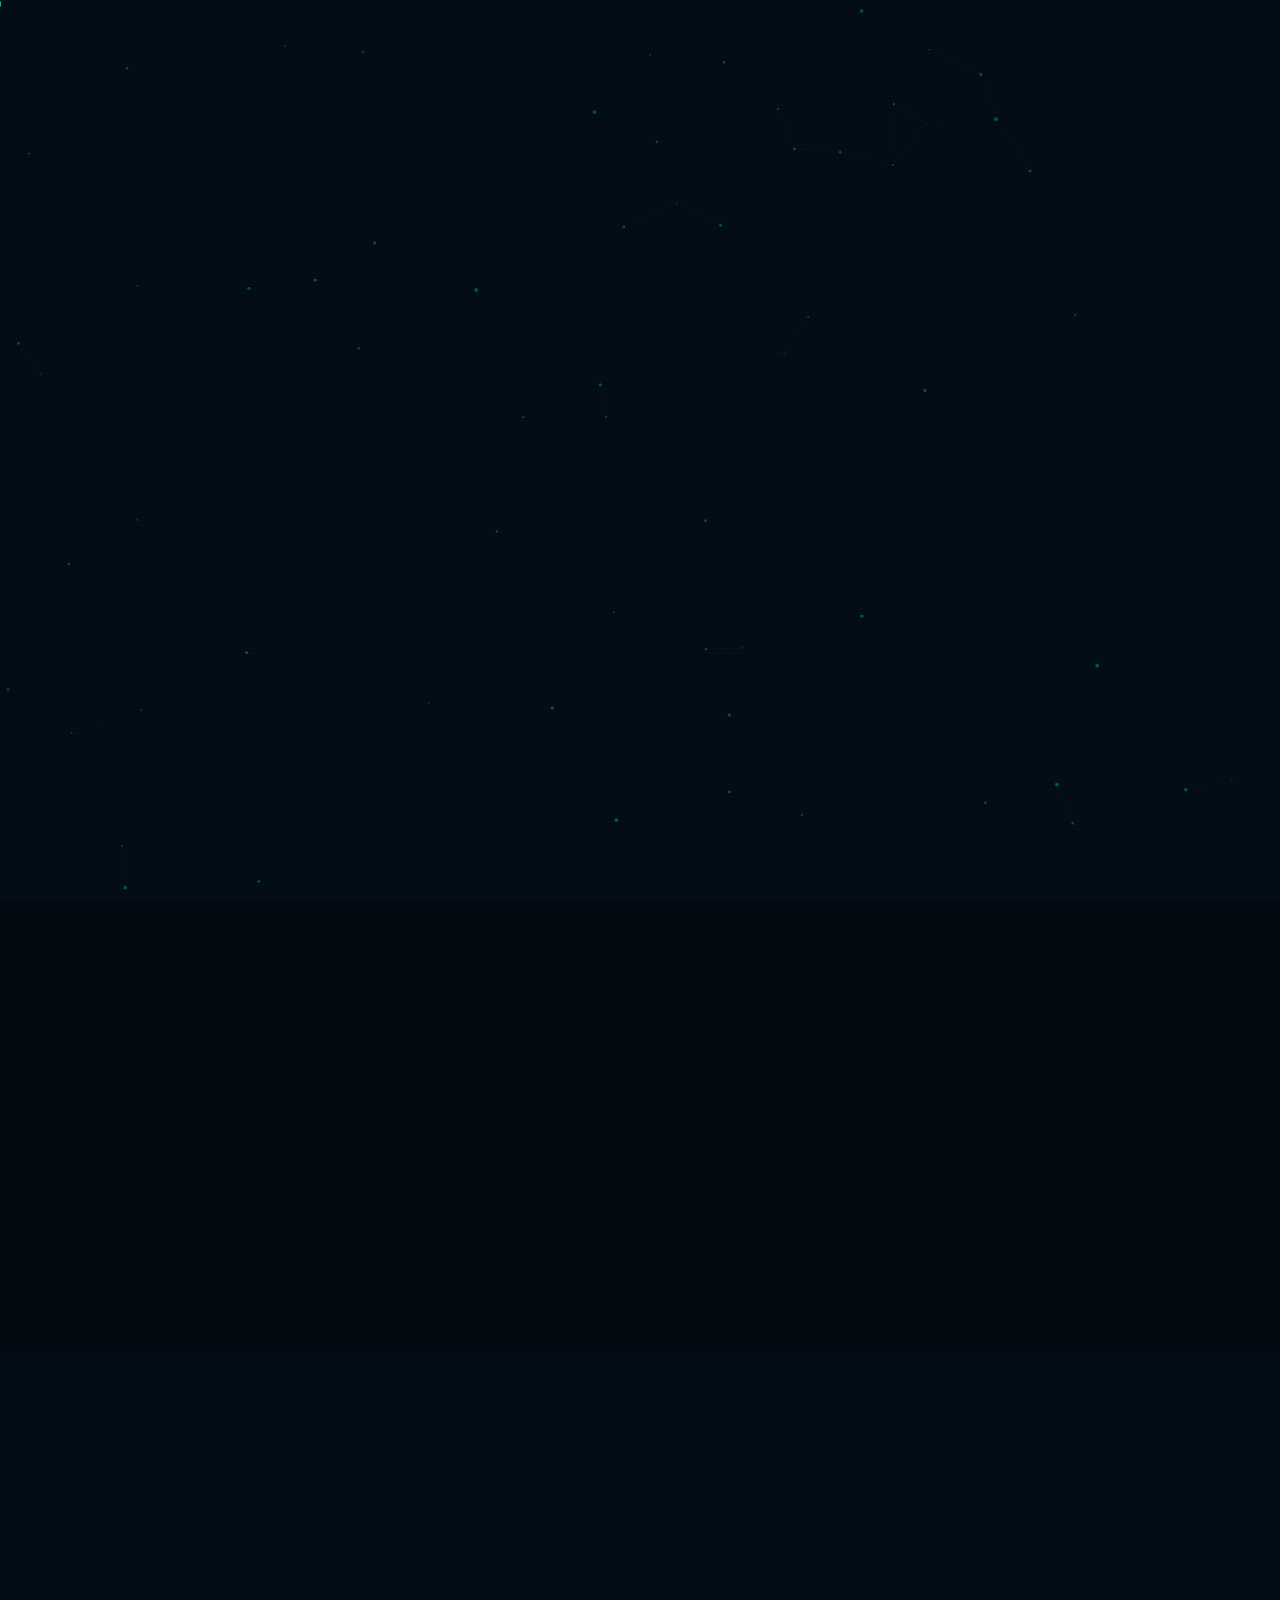
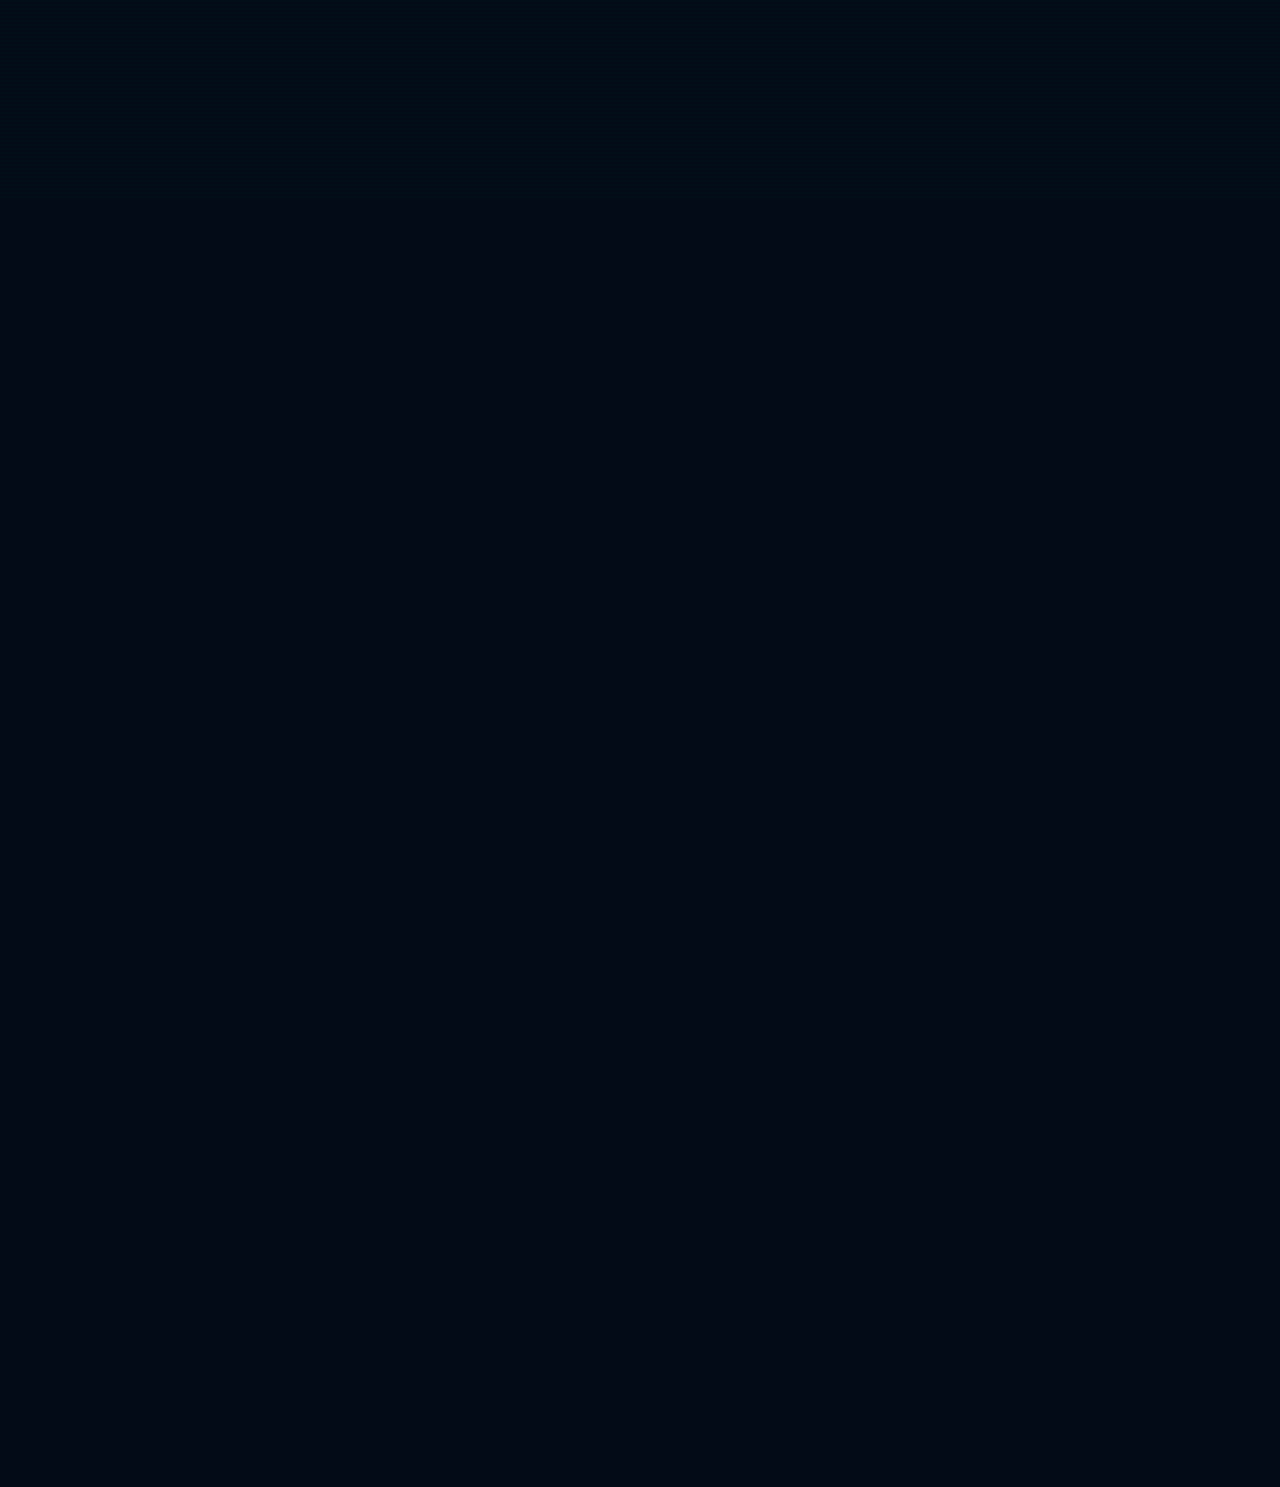
<file: index.html>
<!DOCTYPE html>
<html lang="en">
<head>
  <meta charset="UTF-8"/>
  <meta name="viewport" content="width=device-width, initial-scale=1.0"/>
  <title>Muhammad Tayyab &mdash; Developer</title>
  <link rel="stylesheet" href="styles.css"/>
</head>
<body class="scanlines">

<!-- Scroll Progress -->
<div id="scroll-progress"></div>

<!-- Page Transition Overlay -->
<div id="page-transition"></div>

<!-- Custom Cursor -->
<div id="cursor">
  <svg id="cursor-svg" width="32" height="32" viewBox="0 0 32 32">
    <circle cx="16" cy="16" r="1.5" fill="hsl(153,100%,50%)"/>
    <line id="c-top"    x1="16" y1="12" x2="16" y2="7"  stroke="hsl(153,100%,50%)" stroke-width="1.5"/>
    <line id="c-bottom" x1="16" y1="20" x2="16" y2="25" stroke="hsl(153,100%,50%)" stroke-width="1.5"/>
    <line id="c-left"   x1="12" y1="16" x2="7"  y2="16" stroke="hsl(153,100%,50%)" stroke-width="1.5"/>
    <line id="c-right"  x1="20" y1="16" x2="25" y2="16" stroke="hsl(153,100%,50%)" stroke-width="1.5"/>
  </svg>
</div>

<!-- Loading Screen (shared for init + project return) -->
<div id="loading-screen">
  <div style="position:relative;width:8rem;height:8rem;margin-bottom:1.5rem;">
    <svg style="width:100%;height:100%;transform:rotate(-90deg);" viewBox="0 0 100 100">
      <circle cx="50" cy="50" r="45" stroke="hsl(205,40%,25%)" stroke-width="1" fill="none"/>
      <circle id="loading-ring" cx="50" cy="50" r="45"
        stroke="hsl(153,100%,50%)" stroke-width="2" fill="none"
        stroke-dasharray="282.7" stroke-dashoffset="282.7"
        stroke-linecap="round"/>
    </svg>
    <div style="position:absolute;inset:0;display:flex;align-items:center;justify-content:center;">
      <span style="font-size:1.875rem;font-weight:700;color:hsl(153,100%,50%);text-shadow:0 0 10px hsla(153,100%,50%,0.5),0 0 20px hsla(153,100%,50%,0.3);">MT</span>
    </div>
  </div>
  <p id="loading-msg" style="color:hsl(153,100%,50%);font-size:0.75rem;font-family:'JetBrains Mono',monospace;letter-spacing:0.15em;opacity:0.85;">INITIALISING PORTFOLIO...</p>
</div>
<div id="loading-top"></div>
<div id="loading-bottom"></div>

<!-- Particles -->
<canvas id="particle-canvas"></canvas>



<!-- ==================== MAIN PAGE ==================== -->
<div id="main-page" style="opacity:0;transition:opacity 0.3s;">

  <!-- Navbar -->
  <nav id="navbar">
    <div class="nav-inner">
      <span style="color:var(--fg);font-size:0.95rem;letter-spacing:0.2em;text-transform:uppercase;font-family:'JetBrains Mono',monospace;font-weight:600;">Muhammad Tayyab</span>
      <button class="btn-resume" data-interactive onclick="downloadResume()">&#x2193; RESUME</button>
    </div>
  </nav>

  <!-- Hero -->
  <section id="hero">
    <div class="hero-bg-img"><img src="[data-uri]" alt=""/></div>
    <div class="container">
      <div class="hero-content">
        <div class="hero-left">
          <p class="hero-tag fade-in-up-delay-1">&gt;&gt; HELLO WORLD &mdash; I AM</p>
          <h1 class="hero-h1 fade-in-up-delay-2">Muhammad<br/>Tayyab</h1>
          <p class="hero-typewriter">
            <span id="typewriter-text"></span>
            <span class="hero-typewriter-cursor" id="typewriter-cursor"></span>
          </p>
          <p class="hero-desc fade-in-up-delay-3">
            I&rsquo;m a developer who builds across the full stack &mdash; web apps,
            mobile apps, games, and AI-driven systems. I turn ideas into working
            products using Python, JavaScript, React, Unity, and more. Clean code,
            real results.
          </p>
          <div class="hero-buttons fade-in-up-delay-3">
            <button class="btn-outline" data-interactive onclick="scrollToSection('work')">VIEW WORK</button>
            <button class="btn-solid"   data-interactive onclick="scrollToSection('contact')">CONTACT ME</button>
          </div>
          <div class="hero-stats-row fade-in-up-delay-3">
            <div class="stat-card glow-green">
              <div class="stat-value" id="stat-projects">0+</div>
              <div class="stat-label">PROJECTS BUILT</div>
            </div>
            <div class="stat-card glow-green">
              <div class="stat-value" id="stat-tools">0+</div>
              <div class="stat-label">TOOLS MASTERED</div>
            </div>
            <div class="stat-card glow-green">
              <div class="stat-value" id="stat-fields">0</div>
              <div class="stat-label">FIELDS COVERED</div>
            </div>
            <div class="stat-card glow-green">
              <div class="stat-value" id="stat-status">&mdash;</div>
              <div class="stat-label">STATUS</div>
            </div>
          </div>
        </div>

        <!-- ═══ RIGHT COLUMN — Photo Container ═══════════════════════════
             To resize the photo:
               • Change width in CSS:  .hero-right { width: ?? }
               • Change height in CSS: .hero-right { min-height: ?? }
        ════════════════════════════════════════════════════════════════ -->
        <div class="hero-right">
          <img src="profile.png" alt="Muhammad Tayyab" class="hero-profile-img"/>
          <div class="hero-photo-fade"></div>
        </div>

      </div>
    </div>
    <div class="marquee-bar">
      <div class="animate-marquee marquee-text">WEB DEVELOPMENT &mdash; MOBILE APPS &mdash; GAME DEVELOPMENT &mdash; MACHINE LEARNING &mdash; UI DESIGN &mdash; PYTHON &mdash; UNITY &mdash; JAVASCRIPT &mdash; REACT &mdash; TYPESCRIPT &mdash; WEB DEVELOPMENT &mdash; MOBILE APPS &mdash; GAME DEVELOPMENT &mdash; MACHINE LEARNING &mdash; UI DESIGN &mdash; PYTHON &mdash; UNITY &mdash; JAVASCRIPT &mdash; REACT &mdash; TYPESCRIPT &mdash;</div>
    </div>
  </section>

  <!-- Work -->
  <section id="work" class="reveal-section">
    <div class="container">
      <p class="section-tag">&gt;&gt; SELECTED_PROJECTS</p>
      <h2 class="section-h2-bg">WORK</h2>
      <div class="filter-tabs" id="filter-tabs"></div>
      <div class="projects-grid" id="projects-grid"></div>
    </div>
  </section>

  <!-- About -->
  <section id="about" class="reveal-section">
    <div class="container">
      <div class="about-grid">
        <div class="about-left">
          <div class="about-bracket-row">
            <div class="bracket-deco">{</div>
            <div style="flex:1;">
              <p class="section-tag">&gt;&gt; ABOUT_ME</p>
              <h2 class="about-h2">WHO I AM</h2>
              <p class="about-text">I&rsquo;m Muhammad Tayyab &mdash; a developer who doesn&rsquo;t stay in one lane. I build web apps with React and TypeScript, develop mobile applications, create games in Unity, and train machine learning models in Python. Each project teaches me something the last one couldn&rsquo;t.</p>
              <p class="about-text">It started with game development &mdash; placing objects in a scene, writing logic, watching things come to life. That curiosity pushed me into web, then mobile, then AI. Today I work across all of them, and I bring the same attention to detail whether I&rsquo;m designing a UI or training a model.</p>
              <p class="about-text">I care about software that actually works &mdash; fast, readable, and built to last. I&rsquo;m currently deepening my work in machine learning and interactive experiences, and always looking for the next problem worth solving.</p>
              <div id="skill-groups"></div>

            </div>
          </div>
        </div>
        <div class="about-right">
          <div class="terminal-window" style="position:sticky;top:5rem;">
            <div class="terminal-titlebar">
              <span class="terminal-dot terminal-dot-red"></span>
              <span class="terminal-dot terminal-dot-yellow"></span>
              <span class="terminal-dot terminal-dot-green"></span>
              <span class="terminal-title">terminal &mdash; ~/portfolio</span>
            </div>
            <div class="terminal-body" id="terminal-body">
              <span class="terminal-cursor cursor-blink"></span>
            </div>
          </div>
        </div>
      </div>
    </div>
  </section>

  <!-- Contact -->
  <section id="contact" class="reveal-section">
    <div class="contact-watermark"><span>MT</span></div>
    <div class="container">
      <div class="contact-inner">
        <p class="section-tag">&gt;&gt; INITIATE_CONTACT</p>
        <h2 class="contact-h2">LET&rsquo;S Work</h2>
        <h2 class="contact-h2-green">Together.</h2>
        <p class="contact-desc">Whether it&rsquo;s a quick question or a big idea — my inbox is open.</p>

        <div class="contact-box">
          <div class="contact-row" data-interactive>
            <span class="contact-icon"><svg viewBox="0 0 24 24" fill="none" stroke="currentColor" stroke-width="2"><path d="M4 4h16c1.1 0 2 .9 2 2v12c0 1.1-.9 2-2 2H4c-1.1 0-2-.9-2-2V6c0-1.1.9-2 2-2z"/><polyline points="22,6 12,13 2,6"/></svg></span>
            <span class="contact-label">EMAIL</span>
            <span class="contact-value"><a href="mailto:tayyabadnan185@gmail.com">tayyabadnan185@gmail.com</a></span>
            <button class="copy-btn" data-interactive onclick="copyContact('Tayyabadnan185@gmail.com',this)">COPY</button>
          </div>
          <div class="contact-row" data-interactive>
            <span class="contact-icon"><svg viewBox="0 0 24 24" fill="none" stroke="currentColor" stroke-width="2"><path d="M9 19c-5 1.5-5-2.5-7-3m14 6v-3.87a3.37 3.37 0 0 0-.94-2.61c3.14-.35 6.44-1.54 6.44-7A5.44 5.44 0 0 0 20 4.77 5.07 5.07 0 0 0 19.91 1S18.73.65 16 2.48a13.38 13.38 0 0 0-7 0C6.27.65 5.09 1 5.09 1A5.07 5.07 0 0 0 5 4.77a5.44 5.44 0 0 0-1.5 3.78c0 5.42 3.3 6.61 6.44 7A3.37 3.37 0 0 0 9 18.13V22"/></svg></span>
            <span class="contact-label">GITHUB</span>
            <span class="contact-value">https://github.com/t-Tayyab</span>
            <button class="copy-btn" data-interactive onclick="copyContact('https://github.com/t-Tayyab',this)">COPY</button>
          </div>
          <div class="contact-row" data-interactive>
            <span class="contact-icon"><svg viewBox="0 0 24 24" fill="none" stroke="currentColor" stroke-width="2"><path d="M16 8a6 6 0 0 1 6 6v7h-4v-7a2 2 0 0 0-2-2 2 2 0 0 0-2 2v7h-4v-7a6 6 0 0 1 6-6z"/><rect x="2" y="9" width="4" height="12"/><circle cx="4" cy="4" r="2"/></svg></span>
            <span class="contact-label">LINKEDIN</span>
            <span class="contact-value">www.linkedin.com/in/muhammad-tayyab-648402285</span>
            <button class="copy-btn" data-interactive onclick="copyContact('www.linkedin.com/in/muhammad-tayyab-648402285',this)">COPY</button>
          </div>
        </div>

        <!-- Contact Form -->
        <div class="contact-form">
          <p class="detail-section-label" style="margin-bottom:1rem;">&gt;&gt; SEND_MESSAGE</p>
          <div id="form-success" class="form-success">
            <p style="font-size:1.25rem;margin-bottom:0.5rem;">&#10003;</p>
            MESSAGE SENT SUCCESSFULLY.<br/>
            <span style="color:hsl(205,40%,50%);font-size:0.65rem;">I'll get back to you within 24 hours.</span>
          </div>
          <form id="contact-form" novalidate>
            <div class="form-grid">
              <div class="form-row">
                <label class="form-label" for="cf-name">NAME</label>
                <input class="form-input" id="cf-name" type="text" placeholder="Your Name" autocomplete="off"/>
                <div class="form-error" id="cf-name-err"></div>
              </div>
              <div class="form-row">
                <label class="form-label" for="cf-email">EMAIL</label>
                <input class="form-input" id="cf-email" type="email" placeholder="hello@example.com" autocomplete="off"/>
                <div class="form-error" id="cf-email-err"></div>
              </div>
            </div>
            <div class="form-row">
              <label class="form-label" for="cf-message">MESSAGE</label>
              <textarea class="form-textarea" id="cf-message" rows="5" placeholder="Tell me about your project..."></textarea>
              <div class="form-error" id="cf-message-err"></div>
            </div>
            <button type="submit" class="form-submit" id="cf-submit" data-interactive>SEND MESSAGE</button>
          </form>
        </div>

      </div>
    </div>
  </section>

  <!-- Footer -->
  <footer>
    <div class="container">
      <div class="footer-inner">
        <div>MUHAMMAD TAYYAB &mdash; DEVELOPER</div>
        <div>&copy; 2026 &mdash; ALL RIGHTS RESERVED</div>
        <div>BUILT WITH HTML + CSS + JS</div>
      </div>
    </div>
  </footer>

</div><!-- /main-page -->

<!-- Back to Top -->
<button id="back-to-top" data-interactive title="Back to top">
  <svg viewBox="0 0 24 24" fill="none" stroke="currentColor" stroke-width="2"><line x1="12" y1="19" x2="12" y2="5"/><polyline points="5 12 12 5 19 12"/></svg>
</button>

<!-- Project detail pages: project-1.html through project-6.html -->

<script>
  // Fade in when arriving (e.g. from a project page back)
  document.addEventListener('DOMContentLoaded', () => {
    const ov = document.getElementById('page-transition');
    if (ov) {
      ov.style.opacity = '1';
      ov.style.transition = 'opacity 0.4s ease';
      requestAnimationFrame(() => { ov.style.opacity = '0'; });
    }
  });
</script>
<script src="main.js"></script>
</body>
</html>
</file>
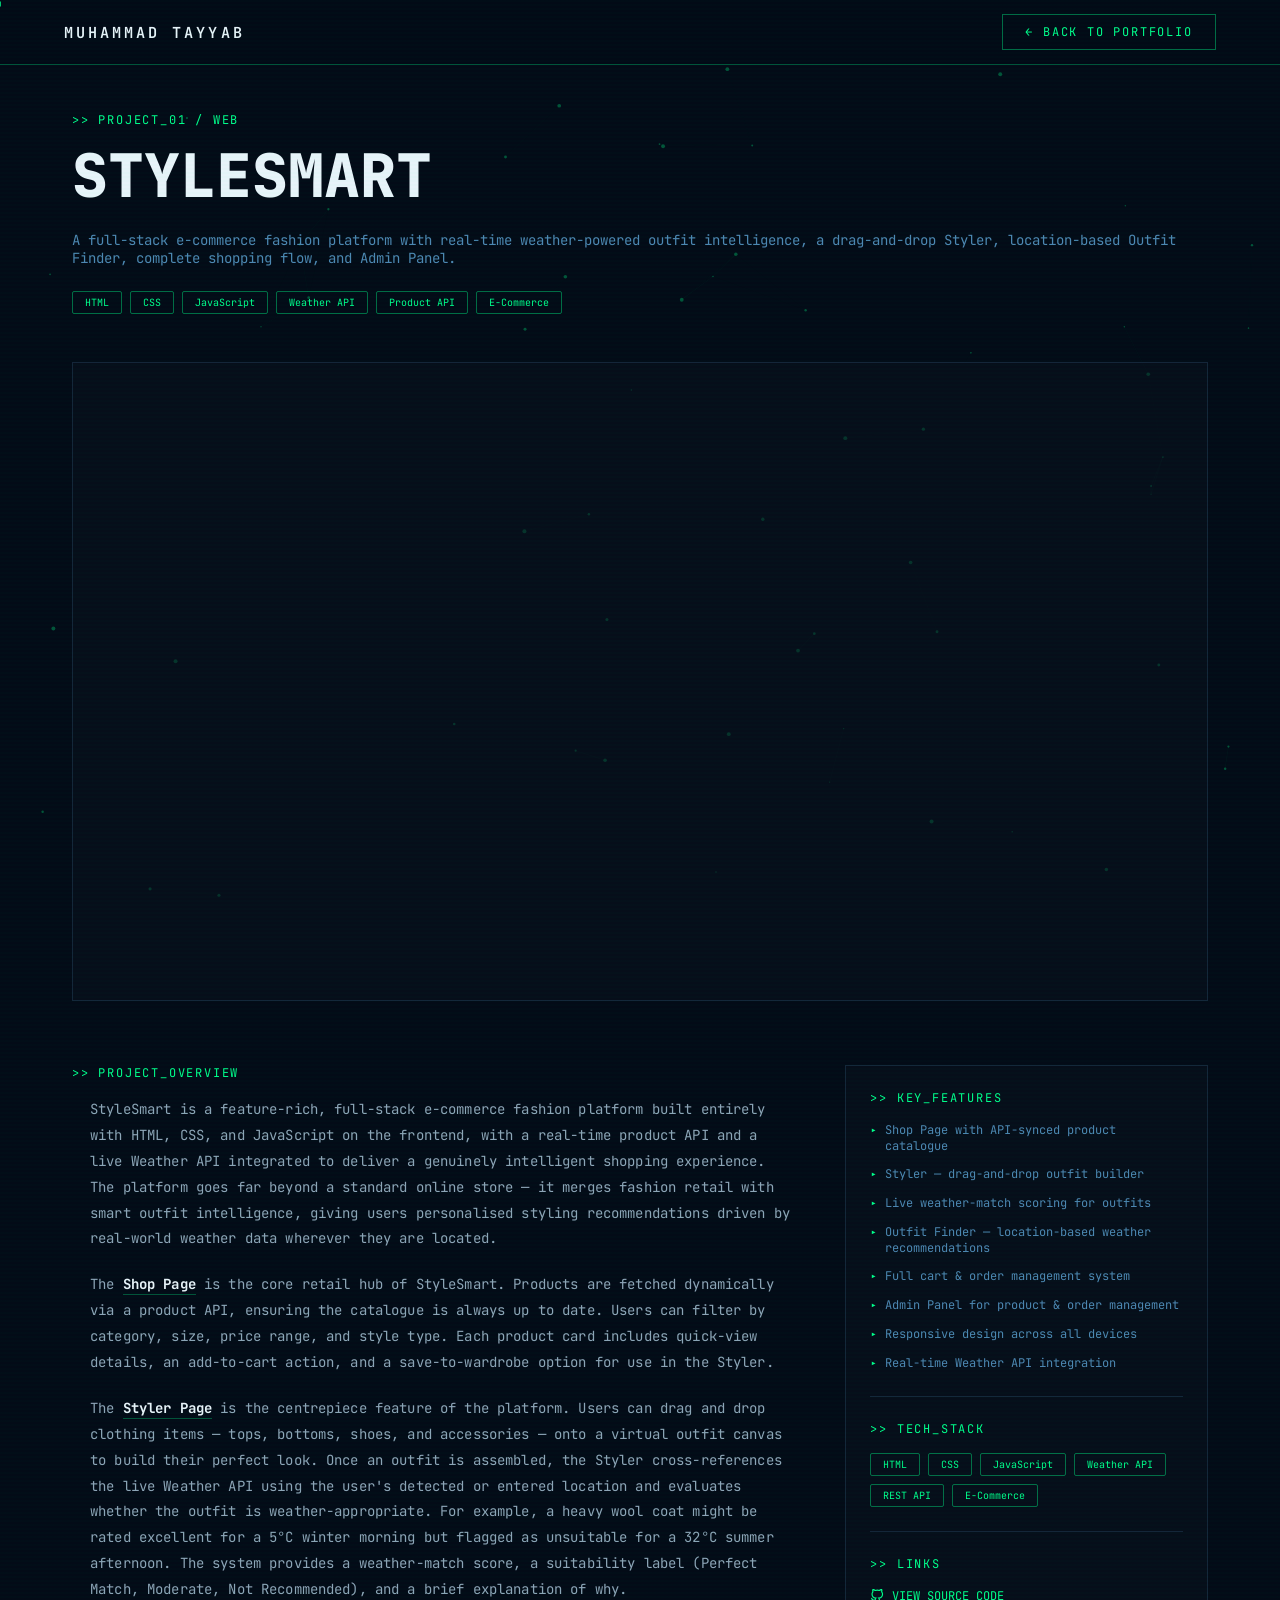
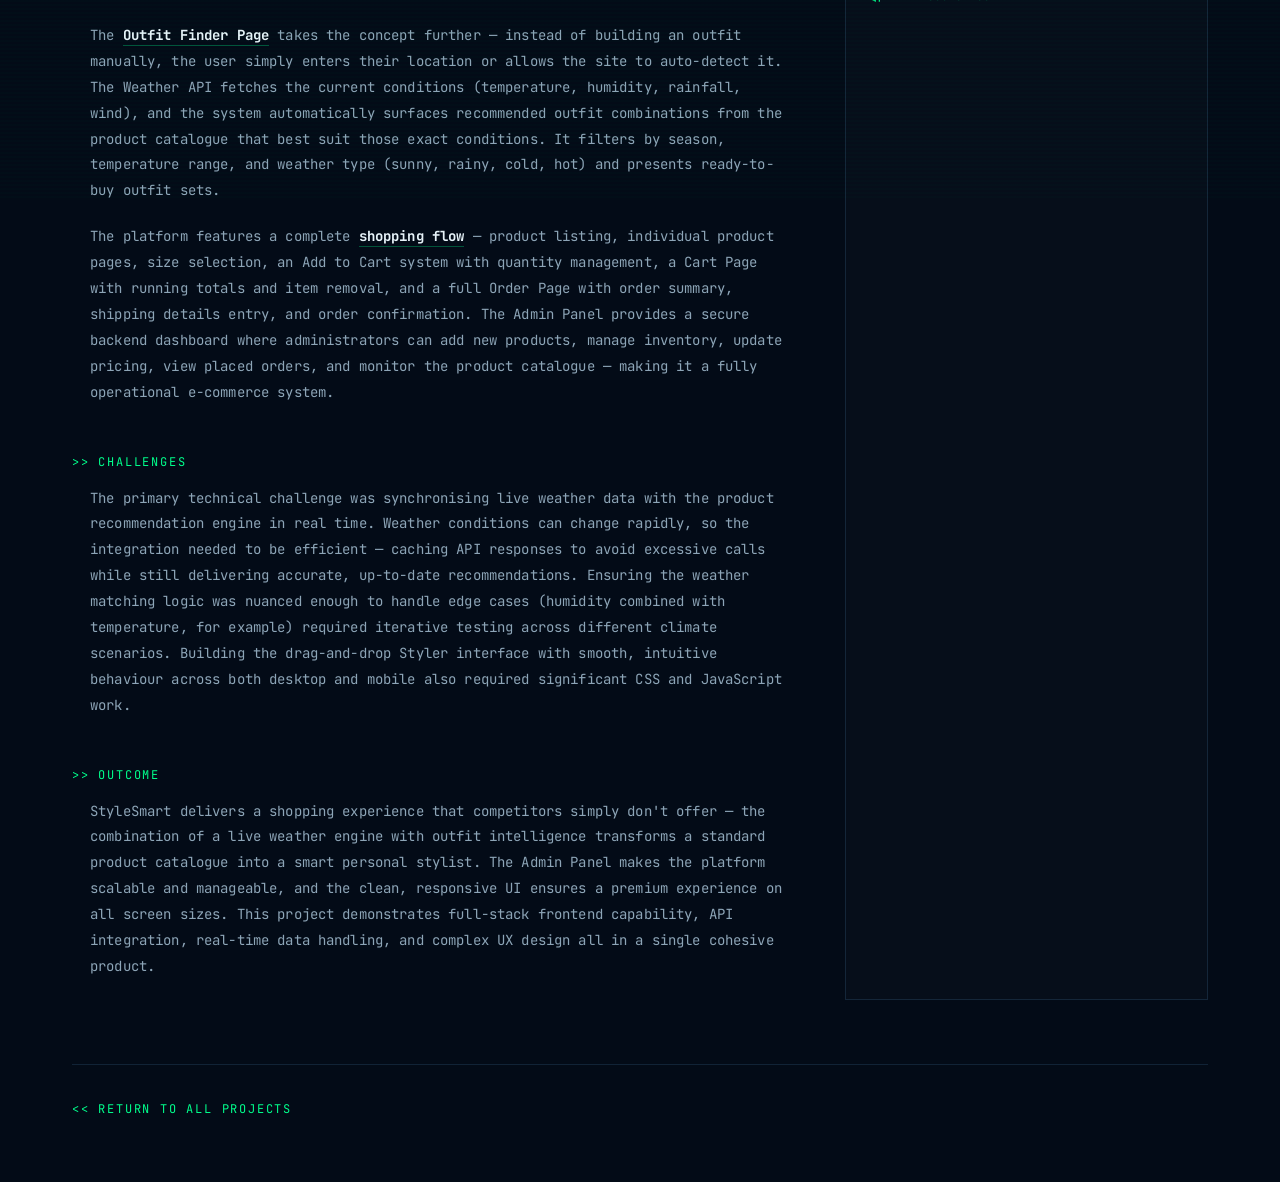
<file: project-1.html>
<!DOCTYPE html>
<html lang="en">
<head>
  <meta charset="UTF-8"/>
  <meta name="viewport" content="width=device-width, initial-scale=1.0"/>
  <title>STYLESMART &mdash; Muhammad Tayyab</title>
  <link rel="stylesheet" href="styles.css"/>
  
<style>
/* Video embed container */
.video-embed-wrap {
  width:100%; aspect-ratio:16/9;
  border:1px solid hsla(205,40%,50%,0.2);
  background:hsla(215,50%,8%,0.5);
  margin-bottom:4rem; position:relative; overflow:hidden;
}
.video-embed-wrap video { width:100%; height:100%; object-fit:cover; display:block; }
.video-embed-wrap iframe { width:100%; height:100%; border:none; display:block; }
.video-placeholder {
  position:absolute; inset:0; display:flex; flex-direction:column;
  align-items:center; justify-content:center; gap:1rem;
}
.video-placeholder p { color:hsla(153,100%,50%,0.6); font-size:0.75rem; letter-spacing:0.15em; }
.video-upload-hint { font-size:0.6rem !important; color:hsla(205,40%,50%,0.5) !important; letter-spacing:0.1em !important; }
/* Metrics table */
.metrics-table { width:100%; border-collapse:collapse; font-size:0.7rem; margin:1rem 0; }
.metrics-table th { color:var(--primary); font-size:0.6rem; letter-spacing:0.15em; padding:0.5rem 0.75rem; border-bottom:1px solid hsla(153,100%,50%,0.3); text-align:left; }
.metrics-table td { padding:0.5rem 0.75rem; border-bottom:1px solid hsla(205,40%,50%,0.1); color:var(--secondary); }
.metrics-table tr:hover td { background:hsla(153,100%,50%,0.04); }
.metrics-table .model-name { color:var(--fg); font-weight:600; }
.metrics-table .best { color:var(--primary); }
.model-card { border:1px solid hsla(205,40%,50%,0.2); background:hsla(215,50%,8%,0.4); padding:1.25rem; margin-bottom:1rem; }
.model-card-title { color:var(--primary); font-size:0.7rem; letter-spacing:0.15em; margin-bottom:0.75rem; }
.acc-bar-wrap { background:hsla(205,40%,25%,0.4); height:6px; border-radius:3px; margin-top:0.4rem; }
.acc-bar { height:6px; border-radius:3px; background:var(--primary); box-shadow:0 0 6px hsla(153,100%,50%,0.4); transition:width 1.2s ease; }
.class-grid { display:grid; grid-template-columns:repeat(auto-fill,minmax(7rem,1fr)); gap:0.5rem; margin-top:0.5rem; }
.class-item { font-size:0.6rem; color:var(--secondary); }
.class-item span { color:var(--fg); }
/* Phone mockup for mobile apps */
.phone-frame { width:min(300px,90%); margin:0 auto 2rem; border:2px solid hsla(153,100%,50%,0.3); border-radius:2rem; overflow:hidden; background:var(--near-black); box-shadow:0 0 30px hsla(153,100%,50%,0.15); }
.phone-screen { aspect-ratio:9/19; overflow:hidden; }
.phone-screen img { width:100%; height:100%; object-fit:cover; }

/* Enhanced paragraph text */
.detail-para {
  line-height: 1.85;
  letter-spacing: 0.01em;
  color: hsla(205, 30%, 70%, 0.9);
  border-left: 2px solid transparent;
  padding-left: 1rem;
  margin-bottom: 1.25rem;
  transition: border-color 0.3s ease, padding-left 0.3s ease;
}
.detail-para:hover {
  border-left-color: hsla(153, 100%, 50%, 0.4);
}

/* Strong tags glow on hover */
.detail-para strong {
  color: var(--fg);
  border-bottom: 1px solid hsla(153, 100%, 50%, 0.3);
  padding-bottom: 1px;
  transition: color 0.2s, text-shadow 0.2s;
}
.detail-para strong:hover {
  color: hsl(153, 100%, 60%);
  text-shadow: 0 0 8px hsla(153, 100%, 50%, 0.5);
  cursor: default;
}

/* First paragraph dropcap */
.detail-para:first-of-type::first-letter {
  float: left;
  font-size: 3rem;
  line-height: 1;
  color: hsl(153, 100%, 50%);
  font-family: 'JetBrains Mono', monospace;
  margin-right: 0.5rem;
  text-shadow: 0 0 20px hsla(153, 100%, 50%, 0.5);
}

/* Callout box for key highlights */
.detail-callout {
  border: 1px solid hsla(153, 100%, 50%, 0.25);
  background: hsla(153, 100%, 50%, 0.04);
  padding: 1rem 1.25rem;
  margin: 1.5rem 0;
  font-size: 0.8rem;
  color: hsla(153, 100%, 70%, 0.85);
  letter-spacing: 0.03em;
  line-height: 1.7;
  position: relative;
}
.detail-callout::before {
  content: '// HIGHLIGHT';
  display: block;
  font-size: 0.6rem;
  color: hsla(153, 100%, 50%, 0.5);
  letter-spacing: 0.15em;
  margin-bottom: 0.5rem;
}
</style>

</head>
<body class="scanlines">
<div id="scroll-progress"></div>
<div id="page-transition"></div>
<div id="cursor">
  <svg id="cursor-svg" width="32" height="32" viewBox="0 0 32 32">
    <circle cx="16" cy="16" r="1.5" fill="hsl(153,100%,50%)"/>
    <line id="c-top"    x1="16" y1="12" x2="16" y2="7"  stroke="hsl(153,100%,50%)" stroke-width="1.5"/>
    <line id="c-bottom" x1="16" y1="20" x2="16" y2="25" stroke="hsl(153,100%,50%)" stroke-width="1.5"/>
    <line id="c-left"   x1="12" y1="16" x2="7"  y2="16" stroke="hsl(153,100%,50%)" stroke-width="1.5"/>
    <line id="c-right"  x1="20" y1="16" x2="25" y2="16" stroke="hsl(153,100%,50%)" stroke-width="1.5"/>
  </svg>
</div>
<canvas id="particle-canvas"></canvas>
<nav id="navbar">
  <div class="nav-inner">
    <span style="color:var(--fg);font-size:0.95rem;letter-spacing:0.2em;text-transform:uppercase;font-family:'JetBrains Mono',monospace;font-weight:600;">Muhammad Tayyab</span>
    <a href="index.html" class="btn-resume" data-interactive style="text-decoration:none;display:inline-flex;align-items:center;gap:0.5rem;">&larr; BACK TO PORTFOLIO</a>
  </div>
</nav>
<div style="padding:7rem 0 4rem;position:relative;z-index:10;">
  <div class="container">
<div style="margin-bottom:3rem;">
      <p class="section-tag">&gt;&gt; PROJECT_01 / WEB</p>
      <h1 class="detail-h1">STYLESMART</h1>
      <p style="color:var(--secondary);font-size:0.875rem;margin-bottom:1.5rem;">A full-stack e-commerce fashion platform with real-time weather-powered outfit intelligence, a drag-and-drop Styler, location-based Outfit Finder, complete shopping flow, and Admin Panel.</p>
      <div class="detail-tags"><span class="detail-tag">HTML</span><span class="detail-tag">CSS</span><span class="detail-tag">JavaScript</span><span class="detail-tag">Weather API</span><span class="detail-tag">Product API</span><span class="detail-tag">E-Commerce</span></div>
    </div><div class="video-embed-wrap">
<iframe width="560" height="315" src="https://www.youtube.com/embed/jj-Dd1DYq3c?si=Vols_yVPX4QdAtXm" title="YouTube video player" frameborder="0" allow="accelerometer; autoplay; clipboard-write; encrypted-media; gyroscope; picture-in-picture; web-share" referrerpolicy="strict-origin-when-cross-origin" allowfullscreen></iframe>      

      </div><div class="detail-grid">
      <div><p class="detail-section-label">&gt;&gt; PROJECT_OVERVIEW</p>
        <p class="detail-para">StyleSmart is a feature-rich, full-stack e-commerce fashion platform built entirely with HTML, CSS, and JavaScript on the frontend, with a real-time product API and a live Weather API integrated to deliver a genuinely intelligent shopping experience. The platform goes far beyond a standard online store — it merges fashion retail with smart outfit intelligence, giving users personalised styling recommendations driven by real-world weather data wherever they are located.</p>
        <p class="detail-para">The <strong style="color:var(--fg)">Shop Page</strong> is the core retail hub of StyleSmart. Products are fetched dynamically via a product API, ensuring the catalogue is always up to date. Users can filter by category, size, price range, and style type. Each product card includes quick-view details, an add-to-cart action, and a save-to-wardrobe option for use in the Styler.</p>
        <p class="detail-para">The <strong style="color:var(--fg)">Styler Page</strong> is the centrepiece feature of the platform. Users can drag and drop clothing items — tops, bottoms, shoes, and accessories — onto a virtual outfit canvas to build their perfect look. Once an outfit is assembled, the Styler cross-references the live Weather API using the user's detected or entered location and evaluates whether the outfit is weather-appropriate. For example, a heavy wool coat might be rated excellent for a 5°C winter morning but flagged as unsuitable for a 32°C summer afternoon. The system provides a weather-match score, a suitability label (Perfect Match, Moderate, Not Recommended), and a brief explanation of why.</p>
        <p class="detail-para">The <strong style="color:var(--fg)">Outfit Finder Page</strong> takes the concept further — instead of building an outfit manually, the user simply enters their location or allows the site to auto-detect it. The Weather API fetches the current conditions (temperature, humidity, rainfall, wind), and the system automatically surfaces recommended outfit combinations from the product catalogue that best suit those exact conditions. It filters by season, temperature range, and weather type (sunny, rainy, cold, hot) and presents ready-to-buy outfit sets.</p>
        <p class="detail-para">The platform features a complete <strong style="color:var(--fg)">shopping flow</strong> — product listing, individual product pages, size selection, an Add to Cart system with quantity management, a Cart Page with running totals and item removal, and a full Order Page with order summary, shipping details entry, and order confirmation. The Admin Panel provides a secure backend dashboard where administrators can add new products, manage inventory, update pricing, view placed orders, and monitor the product catalogue — making it a fully operational e-commerce system.</p>

        <p class="detail-section-label" style="margin-top:3rem;">&gt;&gt; CHALLENGES</p>
        <p class="detail-para">The primary technical challenge was synchronising live weather data with the product recommendation engine in real time. Weather conditions can change rapidly, so the integration needed to be efficient — caching API responses to avoid excessive calls while still delivering accurate, up-to-date recommendations. Ensuring the weather matching logic was nuanced enough to handle edge cases (humidity combined with temperature, for example) required iterative testing across different climate scenarios. Building the drag-and-drop Styler interface with smooth, intuitive behaviour across both desktop and mobile also required significant CSS and JavaScript work.</p>

        <p class="detail-section-label" style="margin-top:3rem;">&gt;&gt; OUTCOME</p>
        <p class="detail-para">StyleSmart delivers a shopping experience that competitors simply don't offer — the combination of a live weather engine with outfit intelligence transforms a standard product catalogue into a smart personal stylist. The Admin Panel makes the platform scalable and manageable, and the clean, responsive UI ensures a premium experience on all screen sizes. This project demonstrates full-stack frontend capability, API integration, real-time data handling, and complex UX design all in a single cohesive product.</p></div>
      <div class="detail-sidebar-box">
          <p class="detail-section-label">&gt;&gt; KEY_FEATURES</p>
          <div class="feature-item"><span class="feature-arrow">&#9656;</span>Shop Page with API-synced product catalogue</div><div class="feature-item"><span class="feature-arrow">&#9656;</span>Styler — drag-and-drop outfit builder</div><div class="feature-item"><span class="feature-arrow">&#9656;</span>Live weather-match scoring for outfits</div><div class="feature-item"><span class="feature-arrow">&#9656;</span>Outfit Finder — location-based weather recommendations</div><div class="feature-item"><span class="feature-arrow">&#9656;</span>Full cart & order management system</div><div class="feature-item"><span class="feature-arrow">&#9656;</span>Admin Panel for product & order management</div><div class="feature-item"><span class="feature-arrow">&#9656;</span>Responsive design across all devices</div><div class="feature-item"><span class="feature-arrow">&#9656;</span>Real-time Weather API integration</div>
          <hr class="sidebar-divider"/>
          <p class="detail-section-label">&gt;&gt; TECH_STACK</p>
          <div style="display:flex;flex-wrap:wrap;gap:0.5rem;margin-bottom:0.5rem;"><span class="detail-tag">HTML</span><span class="detail-tag">CSS</span><span class="detail-tag">JavaScript</span><span class="detail-tag">Weather API</span><span class="detail-tag">REST API</span><span class="detail-tag">E-Commerce</span></div>
          <hr class="sidebar-divider"/>
          <p class="detail-section-label">&gt;&gt; LINKS</p>
            <a href="https://github.com/DC-BSU-RAK/assignment-100-tomorrow-s-web-t-Tayyab" 
              target="_blank" rel="noopener noreferrer" 
              class="detail-link-btn" data-interactive style="text-decoration:none;">
              <svg viewBox="0 0 24 24" fill="none" stroke="currentColor" stroke-width="2"><path d="M9 19c-5 1.5-5-2.5-7-3m14 6v-3.87a3.37 3.37 0 0 0-.94-2.61c3.14-.35 6.44-1.54 6.44-7A5.44 5.44 0 0 0 20 4.77 5.07 5.07 0 0 0 19.91 1S18.73.65 16 2.48a13.38 13.38 0 0 0-7 0C6.27.65 5.09 1 5.09 1A5.07 5.07 0 0 0 5 4.77a5.44 5.44 0 0 0-1.5 3.78c0 5.42 3.3 6.61 6.44 7A3.37 3.37 0 0 0 9 18.13V22"/></svg>
              VIEW SOURCE CODE
            </a>
        </div>
    </div><div style="margin-top:4rem;padding-top:2rem;border-top:1px solid hsla(205,40%,50%,0.2);">
      <a href="index.html" style="font-size:0.75rem;color:var(--primary);font-family:'JetBrains Mono',monospace;letter-spacing:0.15em;text-decoration:none;" data-interactive onmouseover="this.style.textShadow='0 0 10px hsla(153,100%,50%,0.5)'" onmouseout="this.style.textShadow='none'">&lt;&lt; RETURN TO ALL PROJECTS</a>
    </div>
  </div>
</div>
<button id="back-to-top" data-interactive title="Back to top" onclick="window.scrollTo({top:0,behavior:'smooth'})">
  <svg viewBox="0 0 24 24" fill="none" stroke="currentColor" stroke-width="2"><line x1="12" y1="19" x2="12" y2="5"/><polyline points="5 12 12 5 19 12"/></svg>
</button>
<script>
window.addEventListener('scroll',()=>{
  const d=document.documentElement.scrollHeight-window.innerHeight;
  document.getElementById('scroll-progress').style.width=(d>0?(window.scrollY/d)*100:0)+'%';
  document.getElementById('back-to-top').classList.toggle('visible',window.scrollY>400);
},{passive:true});
(function(){const c=document.getElementById('particle-canvas'),x=c.getContext('2d');let p=[];function r(){c.width=window.innerWidth;c.height=window.innerHeight;}r();window.addEventListener('resize',r,{passive:true});const n=Math.min(60,Math.floor(window.innerWidth/22));for(let i=0;i<n;i++)p.push({x:Math.random()*c.width,y:Math.random()*c.height,vx:(Math.random()-.5)*.3,vy:(Math.random()-.5)*.3,s:Math.random()*1.5+.5});function d(){x.clearRect(0,0,c.width,c.height);p.forEach((a,i)=>{a.x+=a.vx;a.y+=a.vy;if(a.x<0)a.x=c.width;if(a.x>c.width)a.x=0;if(a.y<0)a.y=c.height;if(a.y>c.height)a.y=0;x.beginPath();x.arc(a.x,a.y,a.s,0,Math.PI*2);x.fillStyle='rgba(0,255,136,0.3)';x.fill();for(let j=i+1;j<p.length;j++){const dx=a.x-p[j].x,dy=a.y-p[j].y,dist=Math.sqrt(dx*dx+dy*dy);if(dist<120){x.beginPath();x.moveTo(a.x,a.y);x.lineTo(p[j].x,p[j].y);x.strokeStyle=`rgba(0,255,136,${.08*(1-dist/120)})`;x.lineWidth=.5;x.stroke();}}});requestAnimationFrame(d);}d();})();
(function(){const cur=document.getElementById('cursor'),svg=document.getElementById('cursor-svg');let h=false;window.addEventListener('mousemove',e=>{cur.style.left=e.clientX+'px';cur.style.top=e.clientY+'px';});window.addEventListener('mouseover',e=>{const nh=!!e.target.closest('a,button,[role="button"],[data-interactive]');if(nh===h)return;h=nh;const sz=h?48:32,ll=h?8:5,c=sz/2;svg.setAttribute('width',sz);svg.setAttribute('height',sz);svg.setAttribute('viewBox',`0 0 ${sz} ${sz}`);svg.querySelector('circle').setAttribute('cx',c);svg.querySelector('circle').setAttribute('cy',c);const co={top:[c,c-4,c,c-4-ll],bottom:[c,c+4,c,c+4+ll],left:[c-4,c,c-4-ll,c],right:[c+4,c,c+4+ll,c]};Object.entries(co).forEach(([id,[x1,y1,x2,y2]])=>{const el=document.getElementById('c-'+id);el.setAttribute('x1',x1);el.setAttribute('y1',y1);el.setAttribute('x2',x2);el.setAttribute('y2',y2);});});})();
document.addEventListener('DOMContentLoaded',()=>{
  const ov=document.getElementById('page-transition');
  ov.style.opacity='1'; ov.style.transition='opacity 0.4s ease';
  requestAnimationFrame(()=>{ ov.style.opacity='0'; });
  // Animate accuracy bars
  document.querySelectorAll('.acc-bar[data-width]').forEach(b=>{
    setTimeout(()=>{ b.style.width=b.dataset.width; },400);
  });
});
document.querySelectorAll('a[href="index.html"]').forEach(a=>{
  a.addEventListener('click',e=>{
    e.preventDefault();
    const ov=document.getElementById('page-transition');
    ov.style.transition='opacity 0.35s ease'; ov.style.opacity='1';
    setTimeout(()=>window.location.href='index.html',360);
  });
});

</script>
</body>
</html>
</file>
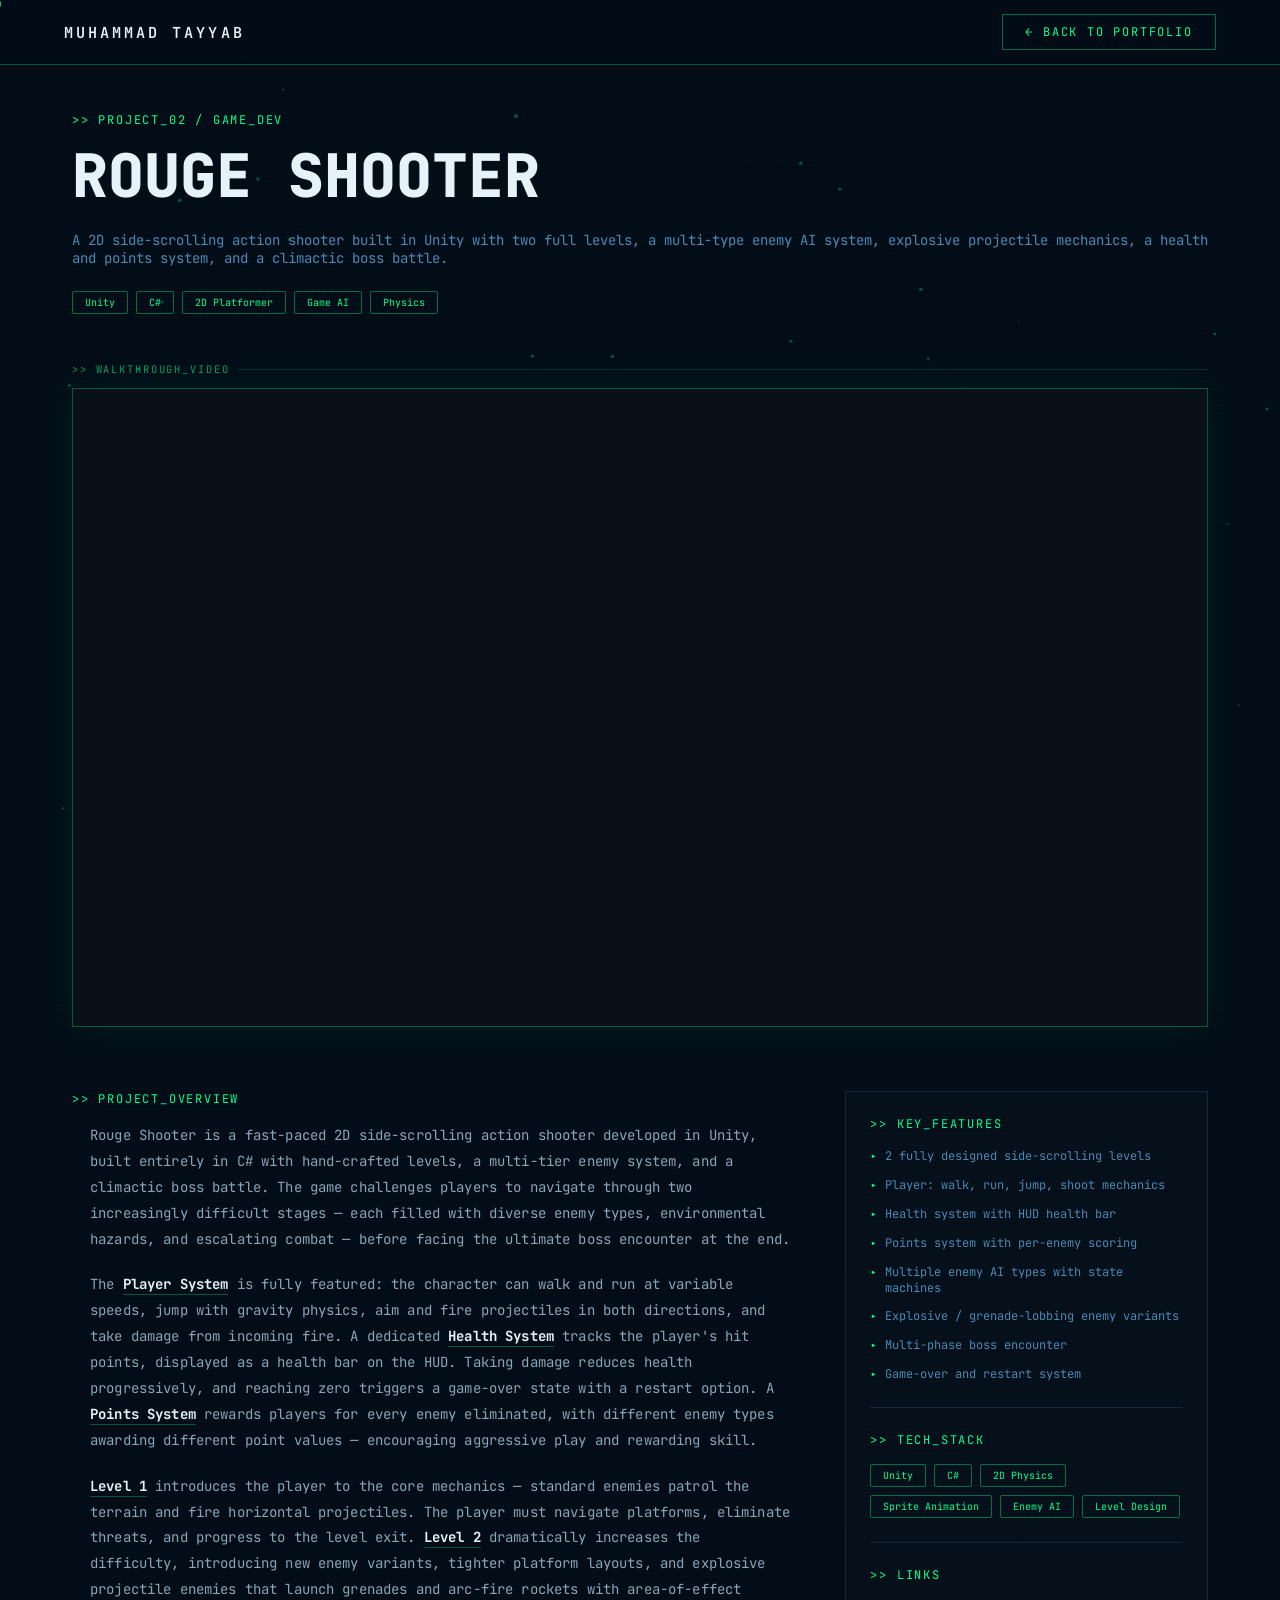
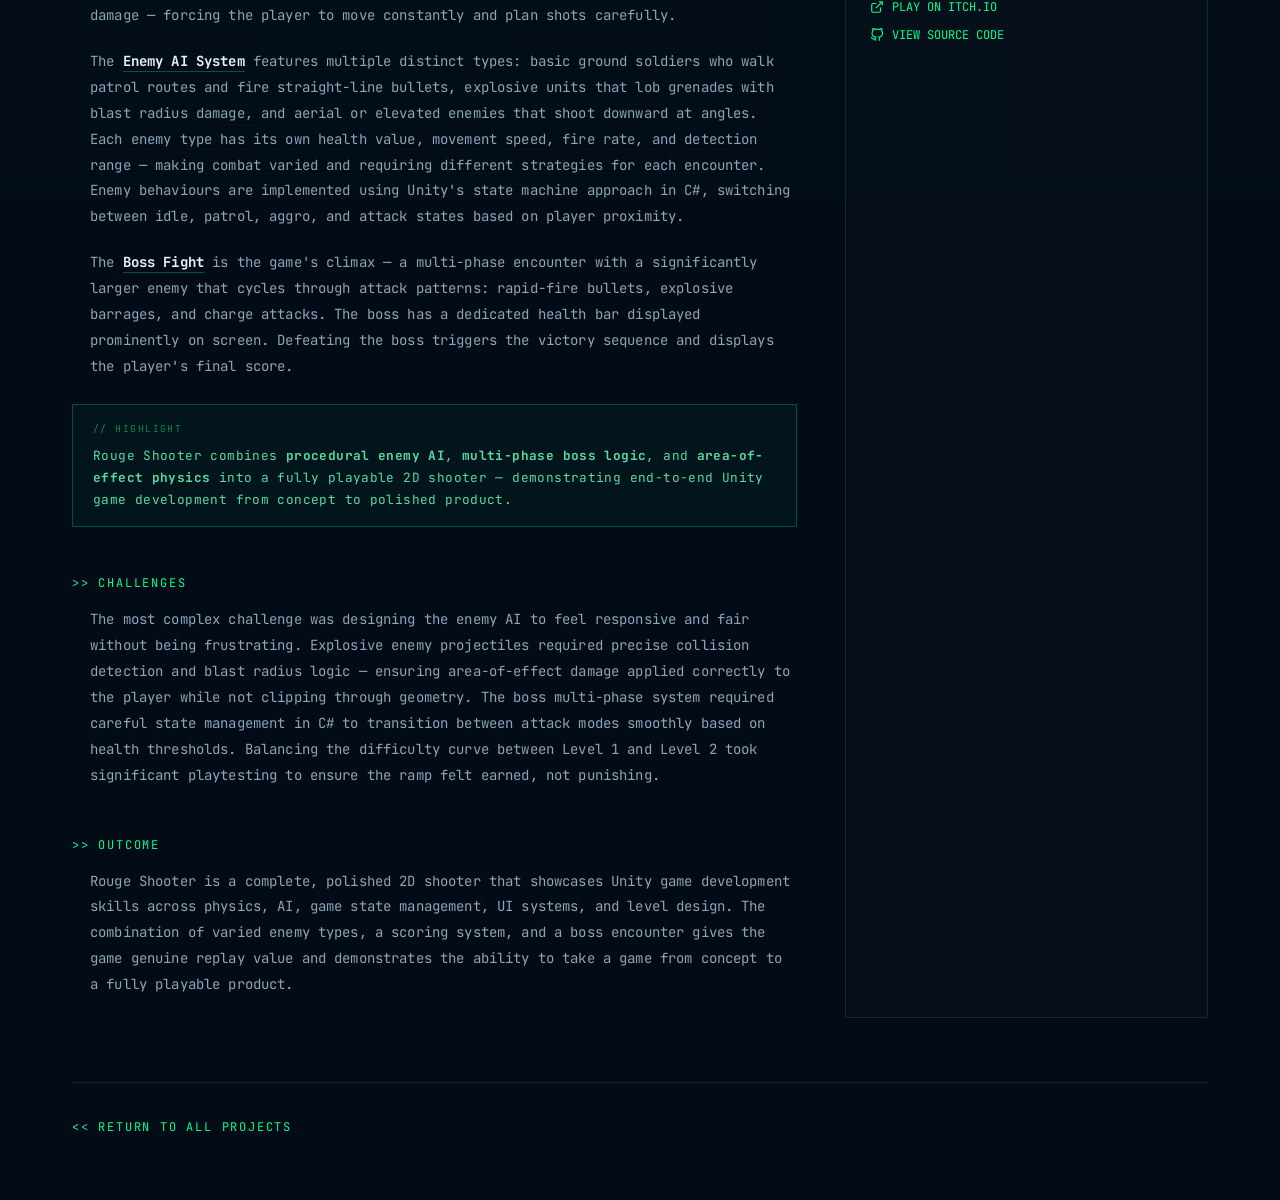
<file: project-2.html>
<!DOCTYPE html>
<html lang="en">
<head>
  <meta charset="UTF-8"/>
  <meta name="viewport" content="width=device-width, initial-scale=1.0"/>
  <title>ROUGE SHOOTER &mdash; Muhammad Tayyab</title>
  <link rel="stylesheet" href="styles.css"/>
  
<style>
/* Video embed container */
.video-embed-wrap {
  width:100%; aspect-ratio:16/9;
  border:1px solid hsla(205,40%,50%,0.2);
  background:hsla(215,50%,8%,0.5);
  margin-bottom:4rem; position:relative; overflow:hidden;
}
.video-embed-wrap video { width:100%; height:100%; object-fit:cover; display:block; }
.video-embed-wrap iframe { width:100%; height:100%; border:none; display:block; }
.video-placeholder {
  position:absolute; inset:0; display:flex; flex-direction:column;
  align-items:center; justify-content:center; gap:1rem;
}
.video-placeholder p { color:hsla(153,100%,50%,0.6); font-size:0.75rem; letter-spacing:0.15em; }
.video-upload-hint { font-size:0.6rem !important; color:hsla(205,40%,50%,0.5) !important; letter-spacing:0.1em !important; }
/* Metrics table */
.metrics-table { width:100%; border-collapse:collapse; font-size:0.7rem; margin:1rem 0; }
.metrics-table th { color:var(--primary); font-size:0.6rem; letter-spacing:0.15em; padding:0.5rem 0.75rem; border-bottom:1px solid hsla(153,100%,50%,0.3); text-align:left; }
.metrics-table td { padding:0.5rem 0.75rem; border-bottom:1px solid hsla(205,40%,50%,0.1); color:var(--secondary); }
.metrics-table tr:hover td { background:hsla(153,100%,50%,0.04); }
.metrics-table .model-name { color:var(--fg); font-weight:600; }
.metrics-table .best { color:var(--primary); }
.model-card { border:1px solid hsla(205,40%,50%,0.2); background:hsla(215,50%,8%,0.4); padding:1.25rem; margin-bottom:1rem; }
.model-card-title { color:var(--primary); font-size:0.7rem; letter-spacing:0.15em; margin-bottom:0.75rem; }
.acc-bar-wrap { background:hsla(205,40%,25%,0.4); height:6px; border-radius:3px; margin-top:0.4rem; }
.acc-bar { height:6px; border-radius:3px; background:var(--primary); box-shadow:0 0 6px hsla(153,100%,50%,0.4); transition:width 1.2s ease; }
.class-grid { display:grid; grid-template-columns:repeat(auto-fill,minmax(7rem,1fr)); gap:0.5rem; margin-top:0.5rem; }
.class-item { font-size:0.6rem; color:var(--secondary); }
.class-item span { color:var(--fg); }
/* Phone mockup for mobile apps */
.phone-frame { width:min(300px,90%); margin:0 auto 2rem; border:2px solid hsla(153,100%,50%,0.3); border-radius:2rem; overflow:hidden; background:var(--near-black); box-shadow:0 0 30px hsla(153,100%,50%,0.15); }
.phone-screen { aspect-ratio:9/19; overflow:hidden; }
.phone-screen img { width:100%; height:100%; object-fit:cover; }

/* Game embed */
.game-section-label {
  font-size:0.65rem;
  letter-spacing:0.18em;
  color:hsla(153,100%,50%,0.6);
  font-family:'JetBrains Mono',monospace;
  margin-bottom:0.75rem;
  display:flex;
  align-items:center;
  gap:0.5rem;
}
.game-section-label::after {
  content:'';
  flex:1;
  height:1px;
  background:hsla(153,100%,50%,0.15);
}
.game-embed-wrap {
  width:100%;
  aspect-ratio:16/9;
  border:1px solid hsla(153,100%,50%,0.3);
  background:#0a0f1a;
  margin-bottom:4rem;
  overflow:hidden;
  box-shadow:0 0 40px hsla(153,100%,50%,0.08);
  position:relative;
  transition:box-shadow 0.3s ease, border-color 0.3s ease;
}
.game-embed-wrap:hover {
  box-shadow:0 0 60px hsla(153,100%,50%,0.18);
  border-color:hsla(153,100%,50%,0.5);
}
.game-embed-wrap iframe {
  width:100%;
  height:100%;
  border:none;
  display:block;
}
.game-embed-hint {
  display:flex;
  align-items:center;
  gap:0.5rem;
  font-size:0.6rem;
  color:hsla(205,40%,50%,0.5);
  letter-spacing:0.1em;
  font-family:'JetBrains Mono',monospace;
  margin-top:-3rem;
  margin-bottom:3rem;
}
.game-embed-hint svg { flex-shrink:0; }

/* Enhanced paragraph text */
.detail-para {
  line-height: 1.85;
  letter-spacing: 0.01em;
  color: hsla(205, 30%, 70%, 0.9);
  border-left: 2px solid transparent;
  padding-left: 1rem;
  margin-bottom: 1.25rem;
  transition: border-color 0.3s ease, padding-left 0.3s ease;
}
.detail-para:hover {
  border-left-color: hsla(153, 100%, 50%, 0.4);
}

/* Strong tags glow on hover */
.detail-para strong {
  color: var(--fg);
  border-bottom: 1px solid hsla(153, 100%, 50%, 0.3);
  padding-bottom: 1px;
  transition: color 0.2s, text-shadow 0.2s;
}
.detail-para strong:hover {
  color: hsl(153, 100%, 60%);
  text-shadow: 0 0 8px hsla(153, 100%, 50%, 0.5);
  cursor: default;
}

/* First paragraph dropcap */
.detail-para:first-of-type::first-letter {
  float: left;
  font-size: 3rem;
  line-height: 1;
  color: hsl(153, 100%, 50%);
  font-family: 'JetBrains Mono', monospace;
  margin-right: 0.5rem;
  text-shadow: 0 0 20px hsla(153, 100%, 50%, 0.5);
}

/* Callout box for key highlights */
.detail-callout {
  border: 1px solid hsla(153, 100%, 50%, 0.25);
  background: hsla(153, 100%, 50%, 0.04);
  padding: 1rem 1.25rem;
  margin: 1.5rem 0;
  font-size: 0.8rem;
  color: hsla(153, 100%, 70%, 0.85);
  letter-spacing: 0.03em;
  line-height: 1.7;
  position: relative;
}
.detail-callout::before {
  content: '// HIGHLIGHT';
  display: block;
  font-size: 0.6rem;
  color: hsla(153, 100%, 50%, 0.5);
  letter-spacing: 0.15em;
  margin-bottom: 0.5rem;
}
</style>

</head>
<body class="scanlines">
<div id="scroll-progress"></div>
<div id="page-transition"></div>
<div id="cursor">
  <svg id="cursor-svg" width="32" height="32" viewBox="0 0 32 32">
    <circle cx="16" cy="16" r="1.5" fill="hsl(153,100%,50%)"/>
    <line id="c-top"    x1="16" y1="12" x2="16" y2="7"  stroke="hsl(153,100%,50%)" stroke-width="1.5"/>
    <line id="c-bottom" x1="16" y1="20" x2="16" y2="25" stroke="hsl(153,100%,50%)" stroke-width="1.5"/>
    <line id="c-left"   x1="12" y1="16" x2="7"  y2="16" stroke="hsl(153,100%,50%)" stroke-width="1.5"/>
    <line id="c-right"  x1="20" y1="16" x2="25" y2="16" stroke="hsl(153,100%,50%)" stroke-width="1.5"/>
  </svg>
</div>
<canvas id="particle-canvas"></canvas>
<nav id="navbar">
  <div class="nav-inner">
    <span style="color:var(--fg);font-size:0.95rem;letter-spacing:0.2em;text-transform:uppercase;font-family:'JetBrains Mono',monospace;font-weight:600;">Muhammad Tayyab</span>
    <a href="index.html" class="btn-resume" data-interactive style="text-decoration:none;display:inline-flex;align-items:center;gap:0.5rem;">&larr; BACK TO PORTFOLIO</a>
  </div>
</nav>
<div style="padding:7rem 0 4rem;position:relative;z-index:10;">
  <div class="container">

    <div style="margin-bottom:3rem;">
      <p class="section-tag">&gt;&gt; PROJECT_02 / GAME_DEV</p>
      <h1 class="detail-h1">ROUGE SHOOTER</h1>
      <p style="color:var(--secondary);font-size:0.875rem;margin-bottom:1.5rem;">A 2D side-scrolling action shooter built in Unity with two full levels, a multi-type enemy AI system, explosive projectile mechanics, a health and points system, and a climactic boss battle.</p>
      <div class="detail-tags"><span class="detail-tag">Unity</span><span class="detail-tag">C#</span><span class="detail-tag">2D Platformer</span><span class="detail-tag">Game AI</span><span class="detail-tag">Physics</span></div>
    </div>

    <!-- WALKTHROUGH VIDEO -->
    <p class="game-section-label">&gt;&gt; WALKTHROUGH_VIDEO</p>
    <div class="game-embed-wrap">
      <iframe
        src="https://www.youtube.com/embed/BqbEungX5oA?si=bQrv7XHilqvO5cSy"
        title="Rouge Shooter Walkthrough"
        allow="accelerometer; autoplay; clipboard-write; encrypted-media; gyroscope; picture-in-picture; web-share"
        referrerpolicy="strict-origin-when-cross-origin"
        allowfullscreen>
      </iframe>
    </div>

    <div class="detail-grid">
      <div>
        <p class="detail-section-label">&gt;&gt; PROJECT_OVERVIEW</p>
        <p class="detail-para">Rouge Shooter is a fast-paced 2D side-scrolling action shooter developed in Unity, built entirely in C# with hand-crafted levels, a multi-tier enemy system, and a climactic boss battle. The game challenges players to navigate through two increasingly difficult stages — each filled with diverse enemy types, environmental hazards, and escalating combat — before facing the ultimate boss encounter at the end.</p>
        <p class="detail-para">The <strong style="color:var(--fg)">Player System</strong> is fully featured: the character can walk and run at variable speeds, jump with gravity physics, aim and fire projectiles in both directions, and take damage from incoming fire. A dedicated <strong style="color:var(--fg)">Health System</strong> tracks the player's hit points, displayed as a health bar on the HUD. Taking damage reduces health progressively, and reaching zero triggers a game-over state with a restart option. A <strong style="color:var(--fg)">Points System</strong> rewards players for every enemy eliminated, with different enemy types awarding different point values — encouraging aggressive play and rewarding skill.</p>
        <p class="detail-para"><strong style="color:var(--fg)">Level 1</strong> introduces the player to the core mechanics — standard enemies patrol the terrain and fire horizontal projectiles. The player must navigate platforms, eliminate threats, and progress to the level exit. <strong style="color:var(--fg)">Level 2</strong> dramatically increases the difficulty, introducing new enemy variants, tighter platform layouts, and explosive projectile enemies that launch grenades and arc-fire rockets with area-of-effect damage — forcing the player to move constantly and plan shots carefully.</p>
        <p class="detail-para">The <strong style="color:var(--fg)">Enemy AI System</strong> features multiple distinct types: basic ground soldiers who walk patrol routes and fire straight-line bullets, explosive units that lob grenades with blast radius damage, and aerial or elevated enemies that shoot downward at angles. Each enemy type has its own health value, movement speed, fire rate, and detection range — making combat varied and requiring different strategies for each encounter. Enemy behaviours are implemented using Unity's state machine approach in C#, switching between idle, patrol, aggro, and attack states based on player proximity.</p>
        <p class="detail-para">The <strong style="color:var(--fg)">Boss Fight</strong> is the game's climax — a multi-phase encounter with a significantly larger enemy that cycles through attack patterns: rapid-fire bullets, explosive barrages, and charge attacks. The boss has a dedicated health bar displayed prominently on screen. Defeating the boss triggers the victory sequence and displays the player's final score.</p>

        <div class="detail-callout">
          Rouge Shooter combines <strong>procedural enemy AI</strong>, <strong>multi-phase boss logic</strong>, and <strong>area-of-effect physics</strong> into a fully playable 2D shooter — demonstrating end-to-end Unity game development from concept to polished product.
        </div>

        <p class="detail-section-label" style="margin-top:3rem;">&gt;&gt; CHALLENGES</p>
        <p class="detail-para">The most complex challenge was designing the enemy AI to feel responsive and fair without being frustrating. Explosive enemy projectiles required precise collision detection and blast radius logic — ensuring area-of-effect damage applied correctly to the player while not clipping through geometry. The boss multi-phase system required careful state management in C# to transition between attack modes smoothly based on health thresholds. Balancing the difficulty curve between Level 1 and Level 2 took significant playtesting to ensure the ramp felt earned, not punishing.</p>

        <p class="detail-section-label" style="margin-top:3rem;">&gt;&gt; OUTCOME</p>
        <p class="detail-para">Rouge Shooter is a complete, polished 2D shooter that showcases Unity game development skills across physics, AI, game state management, UI systems, and level design. The combination of varied enemy types, a scoring system, and a boss encounter gives the game genuine replay value and demonstrates the ability to take a game from concept to a fully playable product.</p>
      </div>

      <div class="detail-sidebar-box">
          <p class="detail-section-label">&gt;&gt; KEY_FEATURES</p>
          <div class="feature-item"><span class="feature-arrow">&#9656;</span>2 fully designed side-scrolling levels</div>
          <div class="feature-item"><span class="feature-arrow">&#9656;</span>Player: walk, run, jump, shoot mechanics</div>
          <div class="feature-item"><span class="feature-arrow">&#9656;</span>Health system with HUD health bar</div>
          <div class="feature-item"><span class="feature-arrow">&#9656;</span>Points system with per-enemy scoring</div>
          <div class="feature-item"><span class="feature-arrow">&#9656;</span>Multiple enemy AI types with state machines</div>
          <div class="feature-item"><span class="feature-arrow">&#9656;</span>Explosive / grenade-lobbing enemy variants</div>
          <div class="feature-item"><span class="feature-arrow">&#9656;</span>Multi-phase boss encounter</div>
          <div class="feature-item"><span class="feature-arrow">&#9656;</span>Game-over and restart system</div>
          <hr class="sidebar-divider"/>
          <p class="detail-section-label">&gt;&gt; TECH_STACK</p>
          <div style="display:flex;flex-wrap:wrap;gap:0.5rem;margin-bottom:0.5rem;">
            <span class="detail-tag">Unity</span>
            <span class="detail-tag">C#</span>
            <span class="detail-tag">2D Physics</span>
            <span class="detail-tag">Sprite Animation</span>
            <span class="detail-tag">Enemy AI</span>
            <span class="detail-tag">Level Design</span>
          </div>
          <hr class="sidebar-divider"/>
          <p class="detail-section-label">&gt;&gt; LINKS</p>
          <a href="https://muhammad-tayyab.itch.io/rouge-shooter" target="_blank" rel="noopener noreferrer"
             class="detail-link-btn" data-interactive style="text-decoration:none;display:flex;align-items:center;gap:0.5rem;">
            <svg viewBox="0 0 24 24" fill="none" stroke="currentColor" stroke-width="2"><path d="M18 13v6a2 2 0 0 1-2 2H5a2 2 0 0 1-2-2V8a2 2 0 0 1 2-2h6"/><polyline points="15 3 21 3 21 9"/><line x1="10" y1="14" x2="21" y2="3"/></svg>
            PLAY ON ITCH.IO
          </a>
          <a href="https://drive.google.com/drive/folders/1QK9afebbHxIRPH10lAcZbcYwQ93oLPBu?usp=sharing" target="_blank" rel="noopener noreferrer"
             class="detail-link-btn" data-interactive style="text-decoration:none;display:flex;align-items:center;gap:0.5rem;">
            <svg viewBox="0 0 24 24" fill="none" stroke="currentColor" stroke-width="2"><path d="M9 19c-5 1.5-5-2.5-7-3m14 6v-3.87a3.37 3.37 0 0 0-.94-2.61c3.14-.35 6.44-1.54 6.44-7A5.44 5.44 0 0 0 20 4.77 5.07 5.07 0 0 0 19.91 1S18.73.65 16 2.48a13.38 13.38 0 0 0-7 0C6.27.65 5.09 1 5.09 1A5.07 5.07 0 0 0 5 4.77a5.44 5.44 0 0 0-1.5 3.78c0 5.42 3.3 6.61 6.44 7A3.37 3.37 0 0 0 9 18.13V22"/></svg>
            VIEW SOURCE CODE
          </a>
      </div>
    </div>

    <div style="margin-top:4rem;padding-top:2rem;border-top:1px solid hsla(205,40%,50%,0.2);">
      <a href="index.html" style="font-size:0.75rem;color:var(--primary);font-family:'JetBrains Mono',monospace;letter-spacing:0.15em;text-decoration:none;" data-interactive onmouseover="this.style.textShadow='0 0 10px hsla(153,100%,50%,0.5)'" onmouseout="this.style.textShadow='none'">&lt;&lt; RETURN TO ALL PROJECTS</a>
    </div>
  </div>
</div>
<button id="back-to-top" data-interactive title="Back to top" onclick="window.scrollTo({top:0,behavior:'smooth'})">
  <svg viewBox="0 0 24 24" fill="none" stroke="currentColor" stroke-width="2"><line x1="12" y1="19" x2="12" y2="5"/><polyline points="5 12 12 5 19 12"/></svg>
</button>
<script>
window.addEventListener('scroll',()=>{
  const d=document.documentElement.scrollHeight-window.innerHeight;
  document.getElementById('scroll-progress').style.width=(d>0?(window.scrollY/d)*100:0)+'%';
  document.getElementById('back-to-top').classList.toggle('visible',window.scrollY>400);
},{passive:true});
(function(){const c=document.getElementById('particle-canvas'),x=c.getContext('2d');let p=[];function r(){c.width=window.innerWidth;c.height=window.innerHeight;}r();window.addEventListener('resize',r,{passive:true});const n=Math.min(60,Math.floor(window.innerWidth/22));for(let i=0;i<n;i++)p.push({x:Math.random()*c.width,y:Math.random()*c.height,vx:(Math.random()-.5)*.3,vy:(Math.random()-.5)*.3,s:Math.random()*1.5+.5});function d(){x.clearRect(0,0,c.width,c.height);p.forEach((a,i)=>{a.x+=a.vx;a.y+=a.vy;if(a.x<0)a.x=c.width;if(a.x>c.width)a.x=0;if(a.y<0)a.y=c.height;if(a.y>c.height)a.y=0;x.beginPath();x.arc(a.x,a.y,a.s,0,Math.PI*2);x.fillStyle='rgba(0,255,136,0.3)';x.fill();for(let j=i+1;j<p.length;j++){const dx=a.x-p[j].x,dy=a.y-p[j].y,dist=Math.sqrt(dx*dx+dy*dy);if(dist<120){x.beginPath();x.moveTo(a.x,a.y);x.lineTo(p[j].x,p[j].y);x.strokeStyle=`rgba(0,255,136,${.08*(1-dist/120)})`;x.lineWidth=.5;x.stroke();}}});requestAnimationFrame(d);}d();})();
(function(){const cur=document.getElementById('cursor'),svg=document.getElementById('cursor-svg');let h=false;window.addEventListener('mousemove',e=>{cur.style.left=e.clientX+'px';cur.style.top=e.clientY+'px';});window.addEventListener('mouseover',e=>{const nh=!!e.target.closest('a,button,[role="button"],[data-interactive]');if(nh===h)return;h=nh;const sz=h?48:32,ll=h?8:5,c=sz/2;svg.setAttribute('width',sz);svg.setAttribute('height',sz);svg.setAttribute('viewBox',`0 0 ${sz} ${sz}`);svg.querySelector('circle').setAttribute('cx',c);svg.querySelector('circle').setAttribute('cy',c);const co={top:[c,c-4,c,c-4-ll],bottom:[c,c+4,c,c+4+ll],left:[c-4,c,c-4-ll,c],right:[c+4,c,c+4+ll,c]};Object.entries(co).forEach(([id,[x1,y1,x2,y2]])=>{const el=document.getElementById('c-'+id);el.setAttribute('x1',x1);el.setAttribute('y1',y1);el.setAttribute('x2',x2);el.setAttribute('y2',y2);});});})();
document.addEventListener('DOMContentLoaded',()=>{
  const ov=document.getElementById('page-transition');
  ov.style.opacity='1'; ov.style.transition='opacity 0.4s ease';
  requestAnimationFrame(()=>{ ov.style.opacity='0'; });
  document.querySelectorAll('.acc-bar[data-width]').forEach(b=>{
    setTimeout(()=>{ b.style.width=b.dataset.width; },400);
  });
});
document.querySelectorAll('a[href="index.html"]').forEach(a=>{
  a.addEventListener('click',e=>{
    e.preventDefault();
    const ov=document.getElementById('page-transition');
    ov.style.transition='opacity 0.35s ease'; ov.style.opacity='1';
    setTimeout(()=>window.location.href='index.html',360);
  });
});
</script>
</body>
</html>
</file>
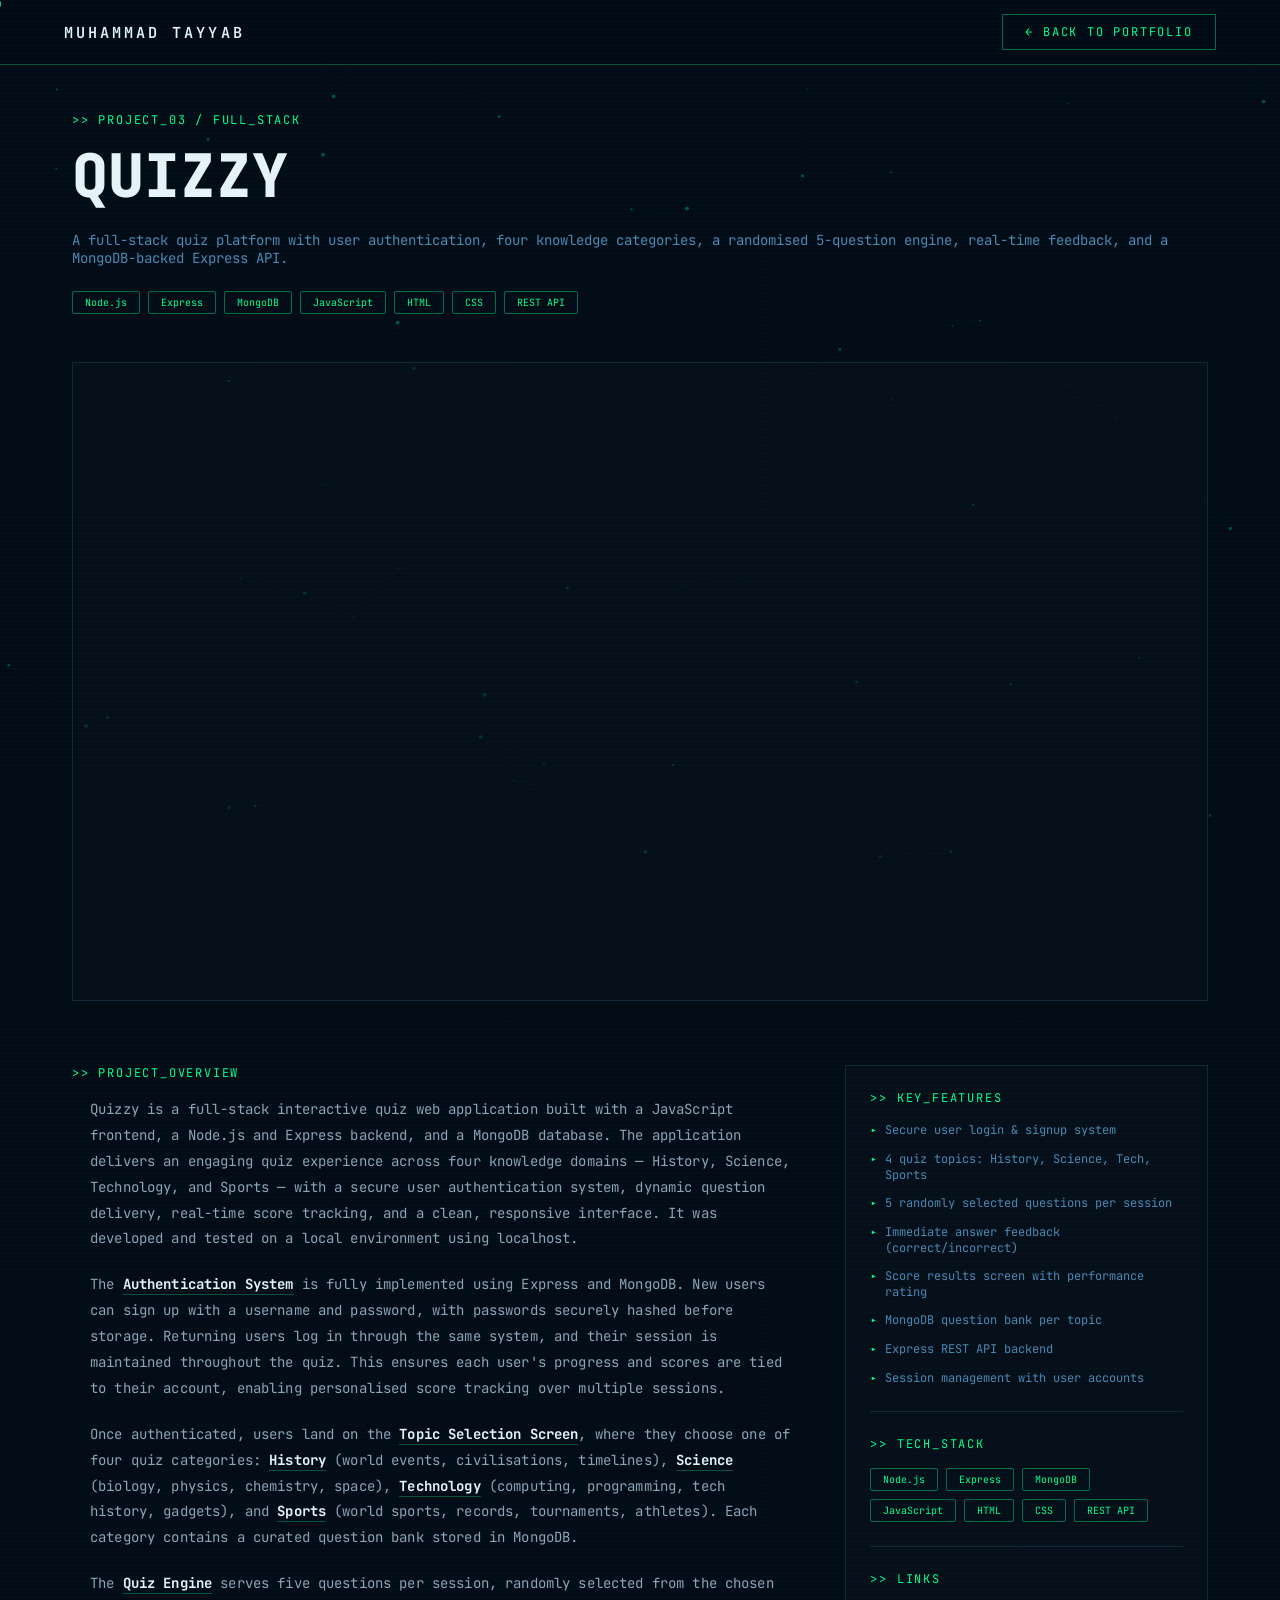
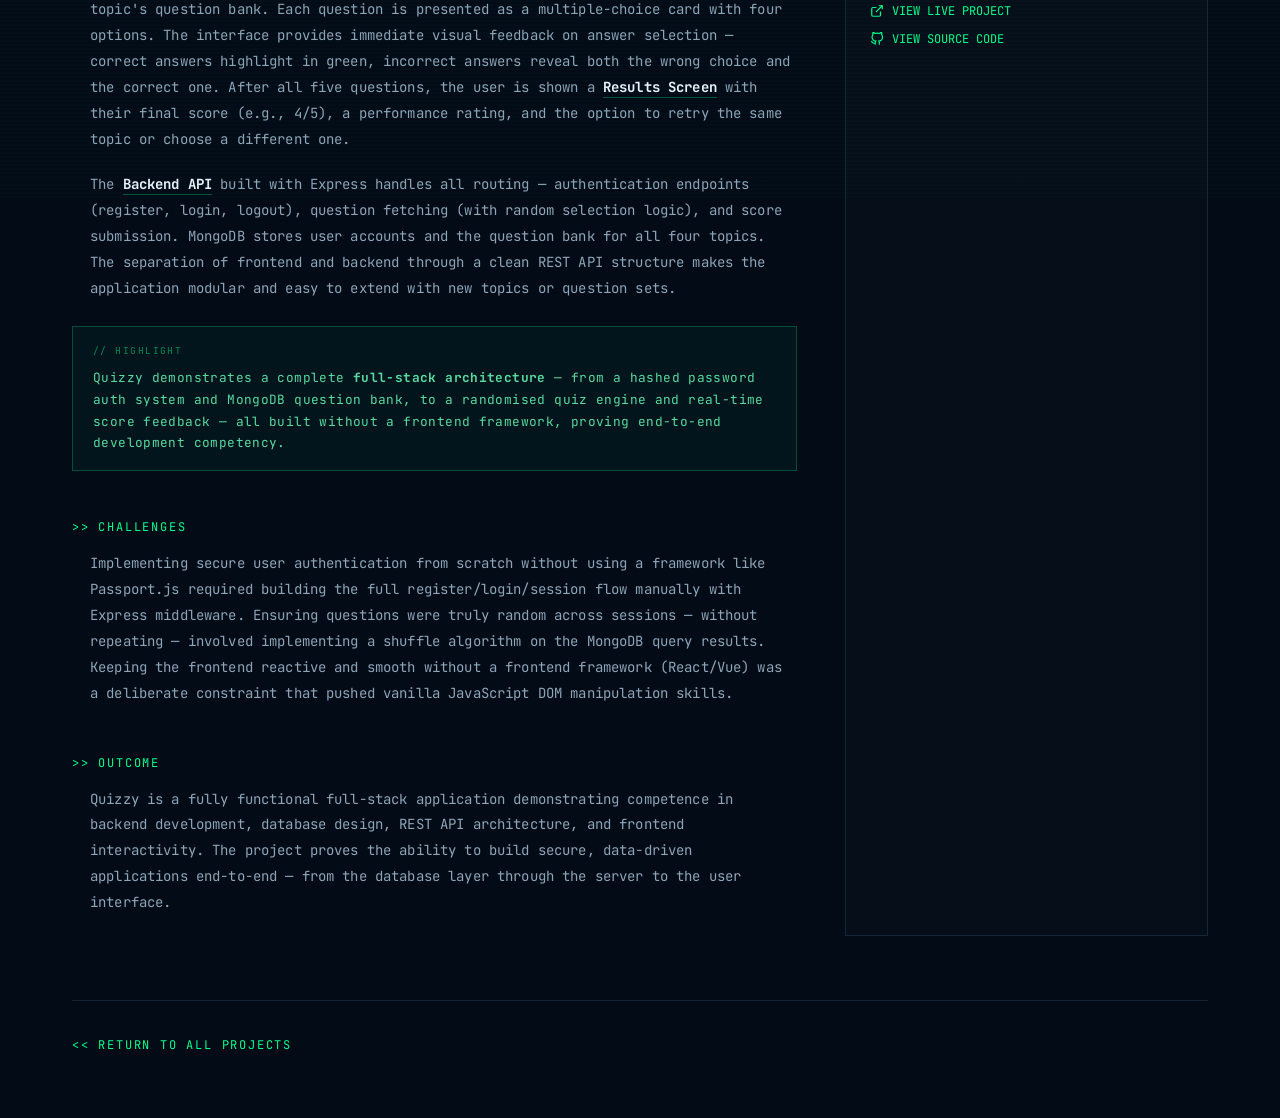
<file: project-3.html>
<!DOCTYPE html>
<html lang="en">
<head>
  <meta charset="UTF-8"/>
  <meta name="viewport" content="width=device-width, initial-scale=1.0"/>
  <title>QUIZZY &mdash; Muhammad Tayyab</title>
  <link rel="stylesheet" href="styles.css"/>
  
<style>
/* Video embed container */
.video-embed-wrap {
  width:100%; aspect-ratio:16/9;
  border:1px solid hsla(205,40%,50%,0.2);
  background:hsla(215,50%,8%,0.5);
  margin-bottom:4rem; position:relative; overflow:hidden;
}
.video-embed-wrap video { width:100%; height:100%; object-fit:cover; display:block; }
.video-embed-wrap iframe { width:100%; height:100%; border:none; display:block; }
.video-placeholder {
  position:absolute; inset:0; display:flex; flex-direction:column;
  align-items:center; justify-content:center; gap:1rem;
}
.video-placeholder p { color:hsla(153,100%,50%,0.6); font-size:0.75rem; letter-spacing:0.15em; }
.video-upload-hint { font-size:0.6rem !important; color:hsla(205,40%,50%,0.5) !important; letter-spacing:0.1em !important; }
/* Metrics table */
.metrics-table { width:100%; border-collapse:collapse; font-size:0.7rem; margin:1rem 0; }
.metrics-table th { color:var(--primary); font-size:0.6rem; letter-spacing:0.15em; padding:0.5rem 0.75rem; border-bottom:1px solid hsla(153,100%,50%,0.3); text-align:left; }
.metrics-table td { padding:0.5rem 0.75rem; border-bottom:1px solid hsla(205,40%,50%,0.1); color:var(--secondary); }
.metrics-table tr:hover td { background:hsla(153,100%,50%,0.04); }
.metrics-table .model-name { color:var(--fg); font-weight:600; }
.metrics-table .best { color:var(--primary); }
.model-card { border:1px solid hsla(205,40%,50%,0.2); background:hsla(215,50%,8%,0.4); padding:1.25rem; margin-bottom:1rem; }
.model-card-title { color:var(--primary); font-size:0.7rem; letter-spacing:0.15em; margin-bottom:0.75rem; }
.acc-bar-wrap { background:hsla(205,40%,25%,0.4); height:6px; border-radius:3px; margin-top:0.4rem; }
.acc-bar { height:6px; border-radius:3px; background:var(--primary); box-shadow:0 0 6px hsla(153,100%,50%,0.4); transition:width 1.2s ease; }
.class-grid { display:grid; grid-template-columns:repeat(auto-fill,minmax(7rem,1fr)); gap:0.5rem; margin-top:0.5rem; }
.class-item { font-size:0.6rem; color:var(--secondary); }
.class-item span { color:var(--fg); }
/* Phone mockup for mobile apps */
.phone-frame { width:min(300px,90%); margin:0 auto 2rem; border:2px solid hsla(153,100%,50%,0.3); border-radius:2rem; overflow:hidden; background:var(--near-black); box-shadow:0 0 30px hsla(153,100%,50%,0.15); }
.phone-screen { aspect-ratio:9/19; overflow:hidden; }
.phone-screen img { width:100%; height:100%; object-fit:cover; }

/* Enhanced paragraph text */
.detail-para {
  line-height: 1.85;
  letter-spacing: 0.01em;
  color: hsla(205, 30%, 70%, 0.9);
  border-left: 2px solid transparent;
  padding-left: 1rem;
  margin-bottom: 1.25rem;
  transition: border-color 0.3s ease, padding-left 0.3s ease;
}
.detail-para:hover {
  border-left-color: hsla(153, 100%, 50%, 0.4);
}

/* Strong tags glow on hover */
.detail-para strong {
  color: var(--fg);
  border-bottom: 1px solid hsla(153, 100%, 50%, 0.3);
  padding-bottom: 1px;
  transition: color 0.2s, text-shadow 0.2s;
}
.detail-para strong:hover {
  color: hsl(153, 100%, 60%);
  text-shadow: 0 0 8px hsla(153, 100%, 50%, 0.5);
  cursor: default;
}

/* First paragraph dropcap */
.detail-para:first-of-type::first-letter {
  float: left;
  font-size: 3rem;
  line-height: 1;
  color: hsl(153, 100%, 50%);
  font-family: 'JetBrains Mono', monospace;
  margin-right: 0.5rem;
  text-shadow: 0 0 20px hsla(153, 100%, 50%, 0.5);
}

/* Callout box for key highlights */
.detail-callout {
  border: 1px solid hsla(153, 100%, 50%, 0.25);
  background: hsla(153, 100%, 50%, 0.04);
  padding: 1rem 1.25rem;
  margin: 1.5rem 0;
  font-size: 0.8rem;
  color: hsla(153, 100%, 70%, 0.85);
  letter-spacing: 0.03em;
  line-height: 1.7;
  position: relative;
}
.detail-callout::before {
  content: '// HIGHLIGHT';
  display: block;
  font-size: 0.6rem;
  color: hsla(153, 100%, 50%, 0.5);
  letter-spacing: 0.15em;
  margin-bottom: 0.5rem;
}
</style>

</head>
<body class="scanlines">
<div id="scroll-progress"></div>
<div id="page-transition"></div>
<div id="cursor">
  <svg id="cursor-svg" width="32" height="32" viewBox="0 0 32 32">
    <circle cx="16" cy="16" r="1.5" fill="hsl(153,100%,50%)"/>
    <line id="c-top"    x1="16" y1="12" x2="16" y2="7"  stroke="hsl(153,100%,50%)" stroke-width="1.5"/>
    <line id="c-bottom" x1="16" y1="20" x2="16" y2="25" stroke="hsl(153,100%,50%)" stroke-width="1.5"/>
    <line id="c-left"   x1="12" y1="16" x2="7"  y2="16" stroke="hsl(153,100%,50%)" stroke-width="1.5"/>
    <line id="c-right"  x1="20" y1="16" x2="25" y2="16" stroke="hsl(153,100%,50%)" stroke-width="1.5"/>
  </svg>
</div>
<canvas id="particle-canvas"></canvas>
<nav id="navbar">
  <div class="nav-inner">
    <span style="color:var(--fg);font-size:0.95rem;letter-spacing:0.2em;text-transform:uppercase;font-family:'JetBrains Mono',monospace;font-weight:600;">Muhammad Tayyab</span>
    <a href="index.html" class="btn-resume" data-interactive style="text-decoration:none;display:inline-flex;align-items:center;gap:0.5rem;">&larr; BACK TO PORTFOLIO</a>
  </div>
</nav>
<div style="padding:7rem 0 4rem;position:relative;z-index:10;">
  <div class="container">
<div style="margin-bottom:3rem;">
      <p class="section-tag">&gt;&gt; PROJECT_03 / FULL_STACK</p>
      <h1 class="detail-h1">QUIZZY</h1>
      <p style="color:var(--secondary);font-size:0.875rem;margin-bottom:1.5rem;">A full-stack quiz platform with user authentication, four knowledge categories, a randomised 5-question engine, real-time feedback, and a MongoDB-backed Express API.</p>
      <div class="detail-tags"><span class="detail-tag">Node.js</span><span class="detail-tag">Express</span><span class="detail-tag">MongoDB</span><span class="detail-tag">JavaScript</span><span class="detail-tag">HTML</span><span class="detail-tag">CSS</span><span class="detail-tag">REST API</span></div>
    </div><div class="video-embed-wrap">
<iframe src="https://www.youtube.com/embed/9YfHCwdvzbQ?si=3wP9GbWhXAX852Q0" title="YouTube video player" frameborder="0" allow="accelerometer; autoplay; clipboard-write; encrypted-media; gyroscope; picture-in-picture; web-share" referrerpolicy="strict-origin-when-cross-origin" allowfullscreen></iframe>
      </div><div class="detail-grid">
      <div><p class="detail-section-label">&gt;&gt; PROJECT_OVERVIEW</p>
        <p class="detail-para">Quizzy is a full-stack interactive quiz web application built with a JavaScript frontend, a Node.js and Express backend, and a MongoDB database. The application delivers an engaging quiz experience across four knowledge domains — History, Science, Technology, and Sports — with a secure user authentication system, dynamic question delivery, real-time score tracking, and a clean, responsive interface. It was developed and tested on a local environment using localhost.</p>
        <p class="detail-para">The <strong>Authentication System</strong> is fully implemented using Express and MongoDB. New users can sign up with a username and password, with passwords securely hashed before storage. Returning users log in through the same system, and their session is maintained throughout the quiz. This ensures each user's progress and scores are tied to their account, enabling personalised score tracking over multiple sessions.</p>
        <p class="detail-para">Once authenticated, users land on the <strong>Topic Selection Screen</strong>, where they choose one of four quiz categories: <strong>History</strong> (world events, civilisations, timelines), <strong>Science</strong> (biology, physics, chemistry, space), <strong>Technology</strong> (computing, programming, tech history, gadgets), and <strong>Sports</strong> (world sports, records, tournaments, athletes). Each category contains a curated question bank stored in MongoDB.</p>
        <p class="detail-para">The <strong>Quiz Engine</strong> serves five questions per session, randomly selected from the chosen topic's question bank. Each question is presented as a multiple-choice card with four options. The interface provides immediate visual feedback on answer selection — correct answers highlight in green, incorrect answers reveal both the wrong choice and the correct one. After all five questions, the user is shown a <strong>Results Screen</strong> with their final score (e.g., 4/5), a performance rating, and the option to retry the same topic or choose a different one.</p>
        <p class="detail-para">The <strong>Backend API</strong> built with Express handles all routing — authentication endpoints (register, login, logout), question fetching (with random selection logic), and score submission. MongoDB stores user accounts and the question bank for all four topics. The separation of frontend and backend through a clean REST API structure makes the application modular and easy to extend with new topics or question sets.</p>

        <div class="detail-callout">
          Quizzy demonstrates a complete <strong>full-stack architecture</strong> — from a hashed password auth system and MongoDB question bank, to a randomised quiz engine and real-time score feedback — all built without a frontend framework, proving end-to-end development competency.
        </div>

        <p class="detail-section-label" style="margin-top:3rem;">&gt;&gt; CHALLENGES</p>
        <p class="detail-para">Implementing secure user authentication from scratch without using a framework like Passport.js required building the full register/login/session flow manually with Express middleware. Ensuring questions were truly random across sessions — without repeating — involved implementing a shuffle algorithm on the MongoDB query results. Keeping the frontend reactive and smooth without a frontend framework (React/Vue) was a deliberate constraint that pushed vanilla JavaScript DOM manipulation skills.</p>

        <p class="detail-section-label" style="margin-top:3rem;">&gt;&gt; OUTCOME</p>
        <p class="detail-para">Quizzy is a fully functional full-stack application demonstrating competence in backend development, database design, REST API architecture, and frontend interactivity. The project proves the ability to build secure, data-driven applications end-to-end — from the database layer through the server to the user interface.</p></div>
      <div class="detail-sidebar-box">
          <p class="detail-section-label">&gt;&gt; KEY_FEATURES</p>
          <div class="feature-item"><span class="feature-arrow">&#9656;</span>Secure user login &amp; signup system</div><div class="feature-item"><span class="feature-arrow">&#9656;</span>4 quiz topics: History, Science, Tech, Sports</div><div class="feature-item"><span class="feature-arrow">&#9656;</span>5 randomly selected questions per session</div><div class="feature-item"><span class="feature-arrow">&#9656;</span>Immediate answer feedback (correct/incorrect)</div><div class="feature-item"><span class="feature-arrow">&#9656;</span>Score results screen with performance rating</div><div class="feature-item"><span class="feature-arrow">&#9656;</span>MongoDB question bank per topic</div><div class="feature-item"><span class="feature-arrow">&#9656;</span>Express REST API backend</div><div class="feature-item"><span class="feature-arrow">&#9656;</span>Session management with user accounts</div>
          <hr class="sidebar-divider"/>
          <p class="detail-section-label">&gt;&gt; TECH_STACK</p>
          <div style="display:flex;flex-wrap:wrap;gap:0.5rem;margin-bottom:0.5rem;"><span class="detail-tag">Node.js</span><span class="detail-tag">Express</span><span class="detail-tag">MongoDB</span><span class="detail-tag">JavaScript</span><span class="detail-tag">HTML</span><span class="detail-tag">CSS</span><span class="detail-tag">REST API</span></div>
          <hr class="sidebar-divider"/>
          <p class="detail-section-label">&gt;&gt; LINKS</p>
          <a href="https://youtu.be/9YfHCwdvzbQ?si=aEamr-IQUmFGAejx"
            target="_blank" rel="noopener noreferrer"
            class="detail-link-btn" data-interactive style="text-decoration:none;">
            <svg viewBox="0 0 24 24" fill="none" stroke="currentColor" stroke-width="2"><path d="M18 13v6a2 2 0 0 1-2 2H5a2 2 0 0 1-2-2V8a2 2 0 0 1 2-2h6"/><polyline points="15 3 21 3 21 9"/><line x1="10" y1="14" x2="21" y2="3"/></svg>
            VIEW LIVE PROJECT
          </a>
          <a href="https://github.com/t-Tayyab/Multi-Device-App"
            target="_blank" rel="noopener noreferrer"
            class="detail-link-btn" data-interactive style="text-decoration:none;">
            <svg viewBox="0 0 24 24" fill="none" stroke="currentColor" stroke-width="2"><path d="M9 19c-5 1.5-5-2.5-7-3m14 6v-3.87a3.37 3.37 0 0 0-.94-2.61c3.14-.35 6.44-1.54 6.44-7A5.44 5.44 0 0 0 20 4.77 5.07 5.07 0 0 0 19.91 1S18.73.65 16 2.48a13.38 13.38 0 0 0-7 0C6.27.65 5.09 1 5.09 1A5.07 5.07 0 0 0 5 4.77a5.44 5.44 0 0 0-1.5 3.78c0 5.42 3.3 6.61 6.44 7A3.37 3.37 0 0 0 9 18.13V22"/></svg>
            VIEW SOURCE CODE
          </a>
        </div>
    </div><div style="margin-top:4rem;padding-top:2rem;border-top:1px solid hsla(205,40%,50%,0.2);">
      <a href="index.html" style="font-size:0.75rem;color:var(--primary);font-family:'JetBrains Mono',monospace;letter-spacing:0.15em;text-decoration:none;" data-interactive onmouseover="this.style.textShadow='0 0 10px hsla(153,100%,50%,0.5)'" onmouseout="this.style.textShadow='none'">&lt;&lt; RETURN TO ALL PROJECTS</a>
    </div>
  </div>
</div>
<button id="back-to-top" data-interactive title="Back to top" onclick="window.scrollTo({top:0,behavior:'smooth'})">
  <svg viewBox="0 0 24 24" fill="none" stroke="currentColor" stroke-width="2"><line x1="12" y1="19" x2="12" y2="5"/><polyline points="5 12 12 5 19 12"/></svg>
</button>
<script>
window.addEventListener('scroll',()=>{
  const d=document.documentElement.scrollHeight-window.innerHeight;
  document.getElementById('scroll-progress').style.width=(d>0?(window.scrollY/d)*100:0)+'%';
  document.getElementById('back-to-top').classList.toggle('visible',window.scrollY>400);
},{passive:true});
(function(){const c=document.getElementById('particle-canvas'),x=c.getContext('2d');let p=[];function r(){c.width=window.innerWidth;c.height=window.innerHeight;}r();window.addEventListener('resize',r,{passive:true});const n=Math.min(60,Math.floor(window.innerWidth/22));for(let i=0;i<n;i++)p.push({x:Math.random()*c.width,y:Math.random()*c.height,vx:(Math.random()-.5)*.3,vy:(Math.random()-.5)*.3,s:Math.random()*1.5+.5});function d(){x.clearRect(0,0,c.width,c.height);p.forEach((a,i)=>{a.x+=a.vx;a.y+=a.vy;if(a.x<0)a.x=c.width;if(a.x>c.width)a.x=0;if(a.y<0)a.y=c.height;if(a.y>c.height)a.y=0;x.beginPath();x.arc(a.x,a.y,a.s,0,Math.PI*2);x.fillStyle='rgba(0,255,136,0.3)';x.fill();for(let j=i+1;j<p.length;j++){const dx=a.x-p[j].x,dy=a.y-p[j].y,dist=Math.sqrt(dx*dx+dy*dy);if(dist<120){x.beginPath();x.moveTo(a.x,a.y);x.lineTo(p[j].x,p[j].y);x.strokeStyle=`rgba(0,255,136,${.08*(1-dist/120)})`;x.lineWidth=.5;x.stroke();}}});requestAnimationFrame(d);}d();})();
(function(){const cur=document.getElementById('cursor'),svg=document.getElementById('cursor-svg');let h=false;window.addEventListener('mousemove',e=>{cur.style.left=e.clientX+'px';cur.style.top=e.clientY+'px';});window.addEventListener('mouseover',e=>{const nh=!!e.target.closest('a,button,[role="button"],[data-interactive]');if(nh===h)return;h=nh;const sz=h?48:32,ll=h?8:5,c=sz/2;svg.setAttribute('width',sz);svg.setAttribute('height',sz);svg.setAttribute('viewBox',`0 0 ${sz} ${sz}`);svg.querySelector('circle').setAttribute('cx',c);svg.querySelector('circle').setAttribute('cy',c);const co={top:[c,c-4,c,c-4-ll],bottom:[c,c+4,c,c+4+ll],left:[c-4,c,c-4-ll,c],right:[c+4,c,c+4+ll,c]};Object.entries(co).forEach(([id,[x1,y1,x2,y2]])=>{const el=document.getElementById('c-'+id);el.setAttribute('x1',x1);el.setAttribute('y1',y1);el.setAttribute('x2',x2);el.setAttribute('y2',y2);});});})();
document.addEventListener('DOMContentLoaded',()=>{
  const ov=document.getElementById('page-transition');
  ov.style.opacity='1'; ov.style.transition='opacity 0.4s ease';
  requestAnimationFrame(()=>{ ov.style.opacity='0'; });
  // Animate accuracy bars
  document.querySelectorAll('.acc-bar[data-width]').forEach(b=>{
    setTimeout(()=>{ b.style.width=b.dataset.width; },400);
  });
});
document.querySelectorAll('a[href="index.html"]').forEach(a=>{
  a.addEventListener('click',e=>{
    e.preventDefault();
    const ov=document.getElementById('page-transition');
    ov.style.transition='opacity 0.35s ease'; ov.style.opacity='1';
    setTimeout(()=>window.location.href='index.html',360);
  });
});

</script>
</body>
</html>
</file>
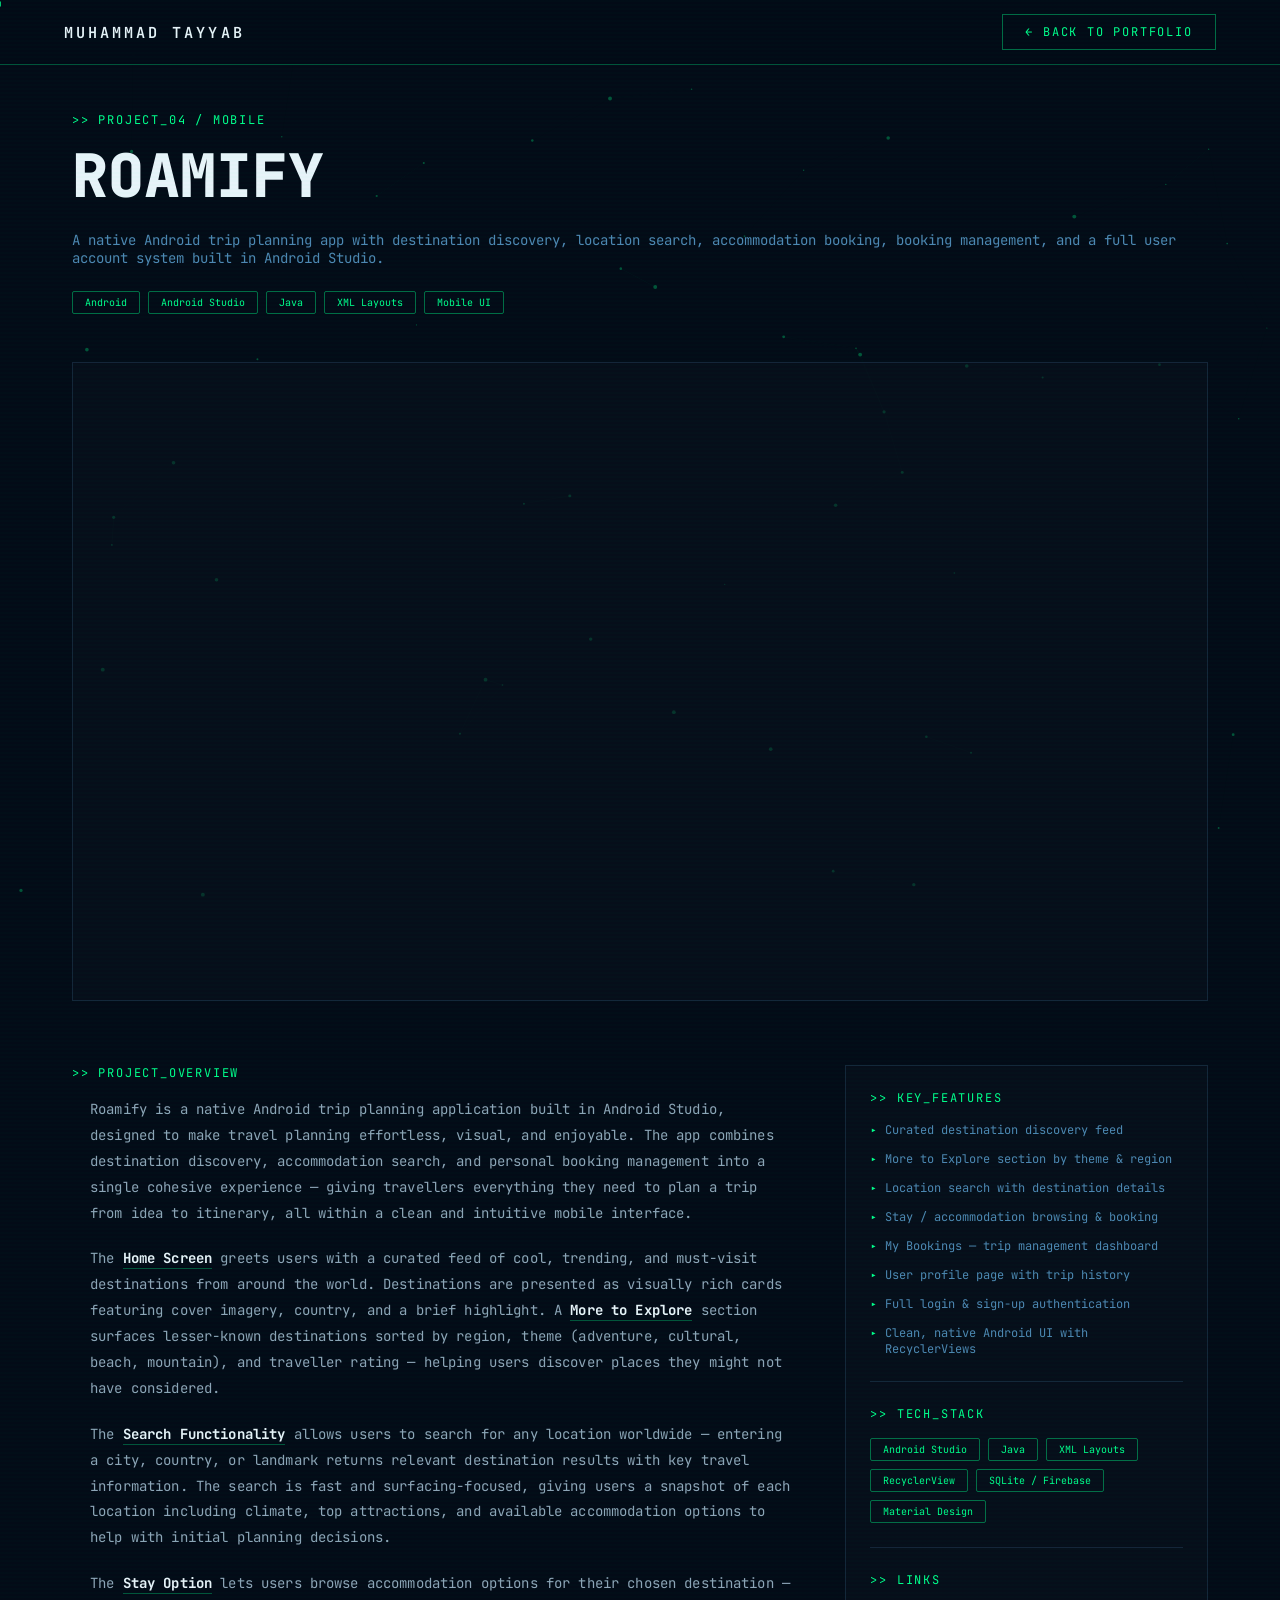
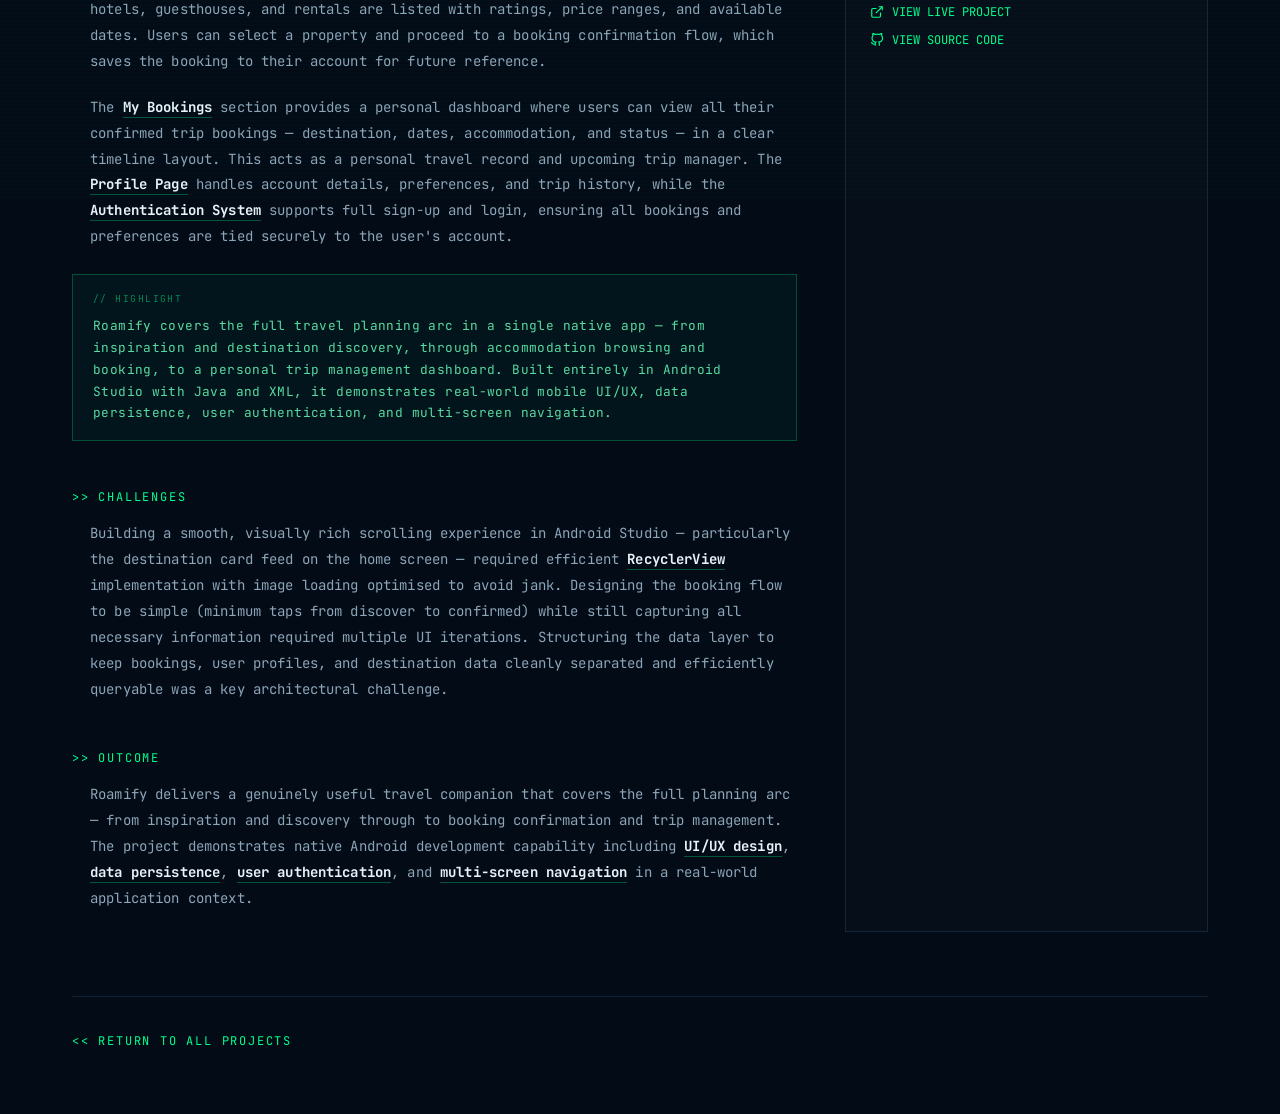
<file: project-4.html>
<!DOCTYPE html>
<html lang="en">
<head>
  <meta charset="UTF-8"/>
  <meta name="viewport" content="width=device-width, initial-scale=1.0"/>
  <title>ROAMIFY &mdash; Muhammad Tayyab</title>
  <link rel="stylesheet" href="styles.css"/>
  
<style>
/* Video embed container */
.video-embed-wrap {
  width:100%; aspect-ratio:16/9;
  border:1px solid hsla(205,40%,50%,0.2);
  background:hsla(215,50%,8%,0.5);
  margin-bottom:4rem; position:relative; overflow:hidden;
}
.video-embed-wrap video { width:100%; height:100%; object-fit:cover; display:block; }
.video-embed-wrap iframe { width:100%; height:100%; border:none; display:block; }
.video-placeholder {
  position:absolute; inset:0; display:flex; flex-direction:column;
  align-items:center; justify-content:center; gap:1rem;
}
.video-placeholder p { color:hsla(153,100%,50%,0.6); font-size:0.75rem; letter-spacing:0.15em; }
.video-upload-hint { font-size:0.6rem !important; color:hsla(205,40%,50%,0.5) !important; letter-spacing:0.1em !important; }
/* Metrics table */
.metrics-table { width:100%; border-collapse:collapse; font-size:0.7rem; margin:1rem 0; }
.metrics-table th { color:var(--primary); font-size:0.6rem; letter-spacing:0.15em; padding:0.5rem 0.75rem; border-bottom:1px solid hsla(153,100%,50%,0.3); text-align:left; }
.metrics-table td { padding:0.5rem 0.75rem; border-bottom:1px solid hsla(205,40%,50%,0.1); color:var(--secondary); }
.metrics-table tr:hover td { background:hsla(153,100%,50%,0.04); }
.metrics-table .model-name { color:var(--fg); font-weight:600; }
.metrics-table .best { color:var(--primary); }
.model-card { border:1px solid hsla(205,40%,50%,0.2); background:hsla(215,50%,8%,0.4); padding:1.25rem; margin-bottom:1rem; }
.model-card-title { color:var(--primary); font-size:0.7rem; letter-spacing:0.15em; margin-bottom:0.75rem; }
.acc-bar-wrap { background:hsla(205,40%,25%,0.4); height:6px; border-radius:3px; margin-top:0.4rem; }
.acc-bar { height:6px; border-radius:3px; background:var(--primary); box-shadow:0 0 6px hsla(153,100%,50%,0.4); transition:width 1.2s ease; }
.class-grid { display:grid; grid-template-columns:repeat(auto-fill,minmax(7rem,1fr)); gap:0.5rem; margin-top:0.5rem; }
.class-item { font-size:0.6rem; color:var(--secondary); }
.class-item span { color:var(--fg); }
/* Phone mockup for mobile apps */
.phone-frame { width:min(300px,90%); margin:0 auto 2rem; border:2px solid hsla(153,100%,50%,0.3); border-radius:2rem; overflow:hidden; background:var(--near-black); box-shadow:0 0 30px hsla(153,100%,50%,0.15); }
.phone-screen { aspect-ratio:9/19; overflow:hidden; }
.phone-screen img { width:100%; height:100%; object-fit:cover; }

/* Enhanced paragraph text */
.detail-para {
  line-height: 1.85;
  letter-spacing: 0.01em;
  color: hsla(205, 30%, 70%, 0.9);
  border-left: 2px solid transparent;
  padding-left: 1rem;
  margin-bottom: 1.25rem;
  transition: border-color 0.3s ease, padding-left 0.3s ease;
}
.detail-para:hover {
  border-left-color: hsla(153, 100%, 50%, 0.4);
}

/* Strong tags glow on hover */
.detail-para strong {
  color: var(--fg);
  border-bottom: 1px solid hsla(153, 100%, 50%, 0.3);
  padding-bottom: 1px;
  transition: color 0.2s, text-shadow 0.2s;
}
.detail-para strong:hover {
  color: hsl(153, 100%, 60%);
  text-shadow: 0 0 8px hsla(153, 100%, 50%, 0.5);
  cursor: default;
}

/* First paragraph dropcap */
.detail-para:first-of-type::first-letter {
  float: left;
  font-size: 3rem;
  line-height: 1;
  color: hsl(153, 100%, 50%);
  font-family: 'JetBrains Mono', monospace;
  margin-right: 0.5rem;
  text-shadow: 0 0 20px hsla(153, 100%, 50%, 0.5);
}

/* Callout box for key highlights */
.detail-callout {
  border: 1px solid hsla(153, 100%, 50%, 0.25);
  background: hsla(153, 100%, 50%, 0.04);
  padding: 1rem 1.25rem;
  margin: 1.5rem 0;
  font-size: 0.8rem;
  color: hsla(153, 100%, 70%, 0.85);
  letter-spacing: 0.03em;
  line-height: 1.7;
  position: relative;
}
.detail-callout::before {
  content: '// HIGHLIGHT';
  display: block;
  font-size: 0.6rem;
  color: hsla(153, 100%, 50%, 0.5);
  letter-spacing: 0.15em;
  margin-bottom: 0.5rem;
}
</style>

</head>
<body class="scanlines">
<div id="scroll-progress"></div>
<div id="page-transition"></div>
<div id="cursor">
  <svg id="cursor-svg" width="32" height="32" viewBox="0 0 32 32">
    <circle cx="16" cy="16" r="1.5" fill="hsl(153,100%,50%)"/>
    <line id="c-top"    x1="16" y1="12" x2="16" y2="7"  stroke="hsl(153,100%,50%)" stroke-width="1.5"/>
    <line id="c-bottom" x1="16" y1="20" x2="16" y2="25" stroke="hsl(153,100%,50%)" stroke-width="1.5"/>
    <line id="c-left"   x1="12" y1="16" x2="7"  y2="16" stroke="hsl(153,100%,50%)" stroke-width="1.5"/>
    <line id="c-right"  x1="20" y1="16" x2="25" y2="16" stroke="hsl(153,100%,50%)" stroke-width="1.5"/>
  </svg>
</div>
<canvas id="particle-canvas"></canvas>
<nav id="navbar">
  <div class="nav-inner">
    <span style="color:var(--fg);font-size:0.95rem;letter-spacing:0.2em;text-transform:uppercase;font-family:'JetBrains Mono',monospace;font-weight:600;">Muhammad Tayyab</span>
    <a href="index.html" class="btn-resume" data-interactive style="text-decoration:none;display:inline-flex;align-items:center;gap:0.5rem;">&larr; BACK TO PORTFOLIO</a>
  </div>
</nav>
<div style="padding:7rem 0 4rem;position:relative;z-index:10;">
  <div class="container">
<div style="margin-bottom:3rem;">
      <p class="section-tag">&gt;&gt; PROJECT_04 / MOBILE</p>
      <h1 class="detail-h1">ROAMIFY</h1>
      <p style="color:var(--secondary);font-size:0.875rem;margin-bottom:1.5rem;">A native Android trip planning app with destination discovery, location search, accommodation booking, booking management, and a full user account system built in Android Studio.</p>
      <div class="detail-tags"><span class="detail-tag">Android</span><span class="detail-tag">Android Studio</span><span class="detail-tag">Java</span><span class="detail-tag">XML Layouts</span><span class="detail-tag">Mobile UI</span></div>
    </div>

    <div class="video-embed-wrap">
      <iframe src="https://drive.google.com/file/d/1kmluYOhmgD1wAbEdT1X5GndC3IlwZLuO/preview" allow="autoplay; fullscreen" allowfullscreen></iframe>
    </div>

    <div class="detail-grid">
      <div>
        <p class="detail-section-label">&gt;&gt; PROJECT_OVERVIEW</p>
        <p class="detail-para">Roamify is a native Android trip planning application built in Android Studio, designed to make travel planning effortless, visual, and enjoyable. The app combines destination discovery, accommodation search, and personal booking management into a single cohesive experience — giving travellers everything they need to plan a trip from idea to itinerary, all within a clean and intuitive mobile interface.</p>
        <p class="detail-para">The <strong>Home Screen</strong> greets users with a curated feed of cool, trending, and must-visit destinations from around the world. Destinations are presented as visually rich cards featuring cover imagery, country, and a brief highlight. A <strong>More to Explore</strong> section surfaces lesser-known destinations sorted by region, theme (adventure, cultural, beach, mountain), and traveller rating — helping users discover places they might not have considered.</p>
        <p class="detail-para">The <strong>Search Functionality</strong> allows users to search for any location worldwide — entering a city, country, or landmark returns relevant destination results with key travel information. The search is fast and surfacing-focused, giving users a snapshot of each location including climate, top attractions, and available accommodation options to help with initial planning decisions.</p>
        <p class="detail-para">The <strong>Stay Option</strong> lets users browse accommodation options for their chosen destination — hotels, guesthouses, and rentals are listed with ratings, price ranges, and available dates. Users can select a property and proceed to a booking confirmation flow, which saves the booking to their account for future reference.</p>
        <p class="detail-para">The <strong>My Bookings</strong> section provides a personal dashboard where users can view all their confirmed trip bookings — destination, dates, accommodation, and status — in a clear timeline layout. This acts as a personal travel record and upcoming trip manager. The <strong>Profile Page</strong> handles account details, preferences, and trip history, while the <strong>Authentication System</strong> supports full sign-up and login, ensuring all bookings and preferences are tied securely to the user's account.</p>

        <div class="detail-callout">
          Roamify covers the full travel planning arc in a single native app — from inspiration and destination discovery, through accommodation browsing and booking, to a personal trip management dashboard. Built entirely in Android Studio with Java and XML, it demonstrates real-world mobile UI/UX, data persistence, user authentication, and multi-screen navigation.
        </div>

        <p class="detail-section-label" style="margin-top:3rem;">&gt;&gt; CHALLENGES</p>
        <p class="detail-para">Building a smooth, visually rich scrolling experience in Android Studio — particularly the destination card feed on the home screen — required efficient <strong>RecyclerView</strong> implementation with image loading optimised to avoid jank. Designing the booking flow to be simple (minimum taps from discover to confirmed) while still capturing all necessary information required multiple UI iterations. Structuring the data layer to keep bookings, user profiles, and destination data cleanly separated and efficiently queryable was a key architectural challenge.</p>

        <p class="detail-section-label" style="margin-top:3rem;">&gt;&gt; OUTCOME</p>
        <p class="detail-para">Roamify delivers a genuinely useful travel companion that covers the full planning arc — from inspiration and discovery through to booking confirmation and trip management. The project demonstrates native Android development capability including <strong>UI/UX design</strong>, <strong>data persistence</strong>, <strong>user authentication</strong>, and <strong>multi-screen navigation</strong> in a real-world application context.</p>
      </div>

      <div class="detail-sidebar-box">
          <p class="detail-section-label">&gt;&gt; KEY_FEATURES</p>
          <div class="feature-item"><span class="feature-arrow">&#9656;</span>Curated destination discovery feed</div>
          <div class="feature-item"><span class="feature-arrow">&#9656;</span>More to Explore section by theme &amp; region</div>
          <div class="feature-item"><span class="feature-arrow">&#9656;</span>Location search with destination details</div>
          <div class="feature-item"><span class="feature-arrow">&#9656;</span>Stay / accommodation browsing &amp; booking</div>
          <div class="feature-item"><span class="feature-arrow">&#9656;</span>My Bookings — trip management dashboard</div>
          <div class="feature-item"><span class="feature-arrow">&#9656;</span>User profile page with trip history</div>
          <div class="feature-item"><span class="feature-arrow">&#9656;</span>Full login &amp; sign-up authentication</div>
          <div class="feature-item"><span class="feature-arrow">&#9656;</span>Clean, native Android UI with RecyclerViews</div>
          <hr class="sidebar-divider"/>
          <p class="detail-section-label">&gt;&gt; TECH_STACK</p>
          <div style="display:flex;flex-wrap:wrap;gap:0.5rem;margin-bottom:0.5rem;">
            <span class="detail-tag">Android Studio</span>
            <span class="detail-tag">Java</span>
            <span class="detail-tag">XML Layouts</span>
            <span class="detail-tag">RecyclerView</span>
            <span class="detail-tag">SQLite / Firebase</span>
            <span class="detail-tag">Material Design</span>
          </div>
          <hr class="sidebar-divider"/>
          <p class="detail-section-label">&gt;&gt; LINKS</p>
          <a href="https://drive.google.com/file/d/1kmluYOhmgD1wAbEdT1X5GndC3IlwZLuO/view?usp=sharing"
            target="_blank" rel="noopener noreferrer"
            class="detail-link-btn" data-interactive style="text-decoration:none;">
            <svg viewBox="0 0 24 24" fill="none" stroke="currentColor" stroke-width="2"><path d="M18 13v6a2 2 0 0 1-2 2H5a2 2 0 0 1-2-2V8a2 2 0 0 1 2-2h6"/><polyline points="15 3 21 3 21 9"/><line x1="10" y1="14" x2="21" y2="3"/></svg>
            VIEW LIVE PROJECT
          </a>
          <a href="https://github.com/t-Tayyab/Roamifiy"
            target="_blank" rel="noopener noreferrer"
            class="detail-link-btn" data-interactive style="text-decoration:none;">
            <svg viewBox="0 0 24 24" fill="none" stroke="currentColor" stroke-width="2"><path d="M9 19c-5 1.5-5-2.5-7-3m14 6v-3.87a3.37 3.37 0 0 0-.94-2.61c3.14-.35 6.44-1.54 6.44-7A5.44 5.44 0 0 0 20 4.77 5.07 5.07 0 0 0 19.91 1S18.73.65 16 2.48a13.38 13.38 0 0 0-7 0C6.27.65 5.09 1 5.09 1A5.07 5.07 0 0 0 5 4.77a5.44 5.44 0 0 0-1.5 3.78c0 5.42 3.3 6.61 6.44 7A3.37 3.37 0 0 0 9 18.13V22"/></svg>
            VIEW SOURCE CODE
          </a>
        </div>
    </div>

    <div style="margin-top:4rem;padding-top:2rem;border-top:1px solid hsla(205,40%,50%,0.2);">
      <a href="index.html" style="font-size:0.75rem;color:var(--primary);font-family:'JetBrains Mono',monospace;letter-spacing:0.15em;text-decoration:none;" data-interactive onmouseover="this.style.textShadow='0 0 10px hsla(153,100%,50%,0.5)'" onmouseout="this.style.textShadow='none'">&lt;&lt; RETURN TO ALL PROJECTS</a>
    </div>
  </div>
</div>
<button id="back-to-top" data-interactive title="Back to top" onclick="window.scrollTo({top:0,behavior:'smooth'})">
  <svg viewBox="0 0 24 24" fill="none" stroke="currentColor" stroke-width="2"><line x1="12" y1="19" x2="12" y2="5"/><polyline points="5 12 12 5 19 12"/></svg>
</button>
<script>
window.addEventListener('scroll',()=>{
  const d=document.documentElement.scrollHeight-window.innerHeight;
  document.getElementById('scroll-progress').style.width=(d>0?(window.scrollY/d)*100:0)+'%';
  document.getElementById('back-to-top').classList.toggle('visible',window.scrollY>400);
},{passive:true});
(function(){const c=document.getElementById('particle-canvas'),x=c.getContext('2d');let p=[];function r(){c.width=window.innerWidth;c.height=window.innerHeight;}r();window.addEventListener('resize',r,{passive:true});const n=Math.min(60,Math.floor(window.innerWidth/22));for(let i=0;i<n;i++)p.push({x:Math.random()*c.width,y:Math.random()*c.height,vx:(Math.random()-.5)*.3,vy:(Math.random()-.5)*.3,s:Math.random()*1.5+.5});function d(){x.clearRect(0,0,c.width,c.height);p.forEach((a,i)=>{a.x+=a.vx;a.y+=a.vy;if(a.x<0)a.x=c.width;if(a.x>c.width)a.x=0;if(a.y<0)a.y=c.height;if(a.y>c.height)a.y=0;x.beginPath();x.arc(a.x,a.y,a.s,0,Math.PI*2);x.fillStyle='rgba(0,255,136,0.3)';x.fill();for(let j=i+1;j<p.length;j++){const dx=a.x-p[j].x,dy=a.y-p[j].y,dist=Math.sqrt(dx*dx+dy*dy);if(dist<120){x.beginPath();x.moveTo(a.x,a.y);x.lineTo(p[j].x,p[j].y);x.strokeStyle=`rgba(0,255,136,${.08*(1-dist/120)})`;x.lineWidth=.5;x.stroke();}}});requestAnimationFrame(d);}d();})();
(function(){const cur=document.getElementById('cursor'),svg=document.getElementById('cursor-svg');let h=false;window.addEventListener('mousemove',e=>{cur.style.left=e.clientX+'px';cur.style.top=e.clientY+'px';});window.addEventListener('mouseover',e=>{const nh=!!e.target.closest('a,button,[role="button"],[data-interactive]');if(nh===h)return;h=nh;const sz=h?48:32,ll=h?8:5,c=sz/2;svg.setAttribute('width',sz);svg.setAttribute('height',sz);svg.setAttribute('viewBox',`0 0 ${sz} ${sz}`);svg.querySelector('circle').setAttribute('cx',c);svg.querySelector('circle').setAttribute('cy',c);const co={top:[c,c-4,c,c-4-ll],bottom:[c,c+4,c,c+4+ll],left:[c-4,c,c-4-ll,c],right:[c+4,c,c+4+ll,c]};Object.entries(co).forEach(([id,[x1,y1,x2,y2]])=>{const el=document.getElementById('c-'+id);el.setAttribute('x1',x1);el.setAttribute('y1',y1);el.setAttribute('x2',x2);el.setAttribute('y2',y2);});});})();
document.addEventListener('DOMContentLoaded',()=>{
  const ov=document.getElementById('page-transition');
  ov.style.opacity='1'; ov.style.transition='opacity 0.4s ease';
  requestAnimationFrame(()=>{ ov.style.opacity='0'; });
  document.querySelectorAll('.acc-bar[data-width]').forEach(b=>{
    setTimeout(()=>{ b.style.width=b.dataset.width; },400);
  });
});
document.querySelectorAll('a[href="index.html"]').forEach(a=>{
  a.addEventListener('click',e=>{
    e.preventDefault();
    const ov=document.getElementById('page-transition');
    ov.style.transition='opacity 0.35s ease'; ov.style.opacity='1';
    setTimeout(()=>window.location.href='index.html',360);
  });
});
</script>
</body>
</html>
</file>
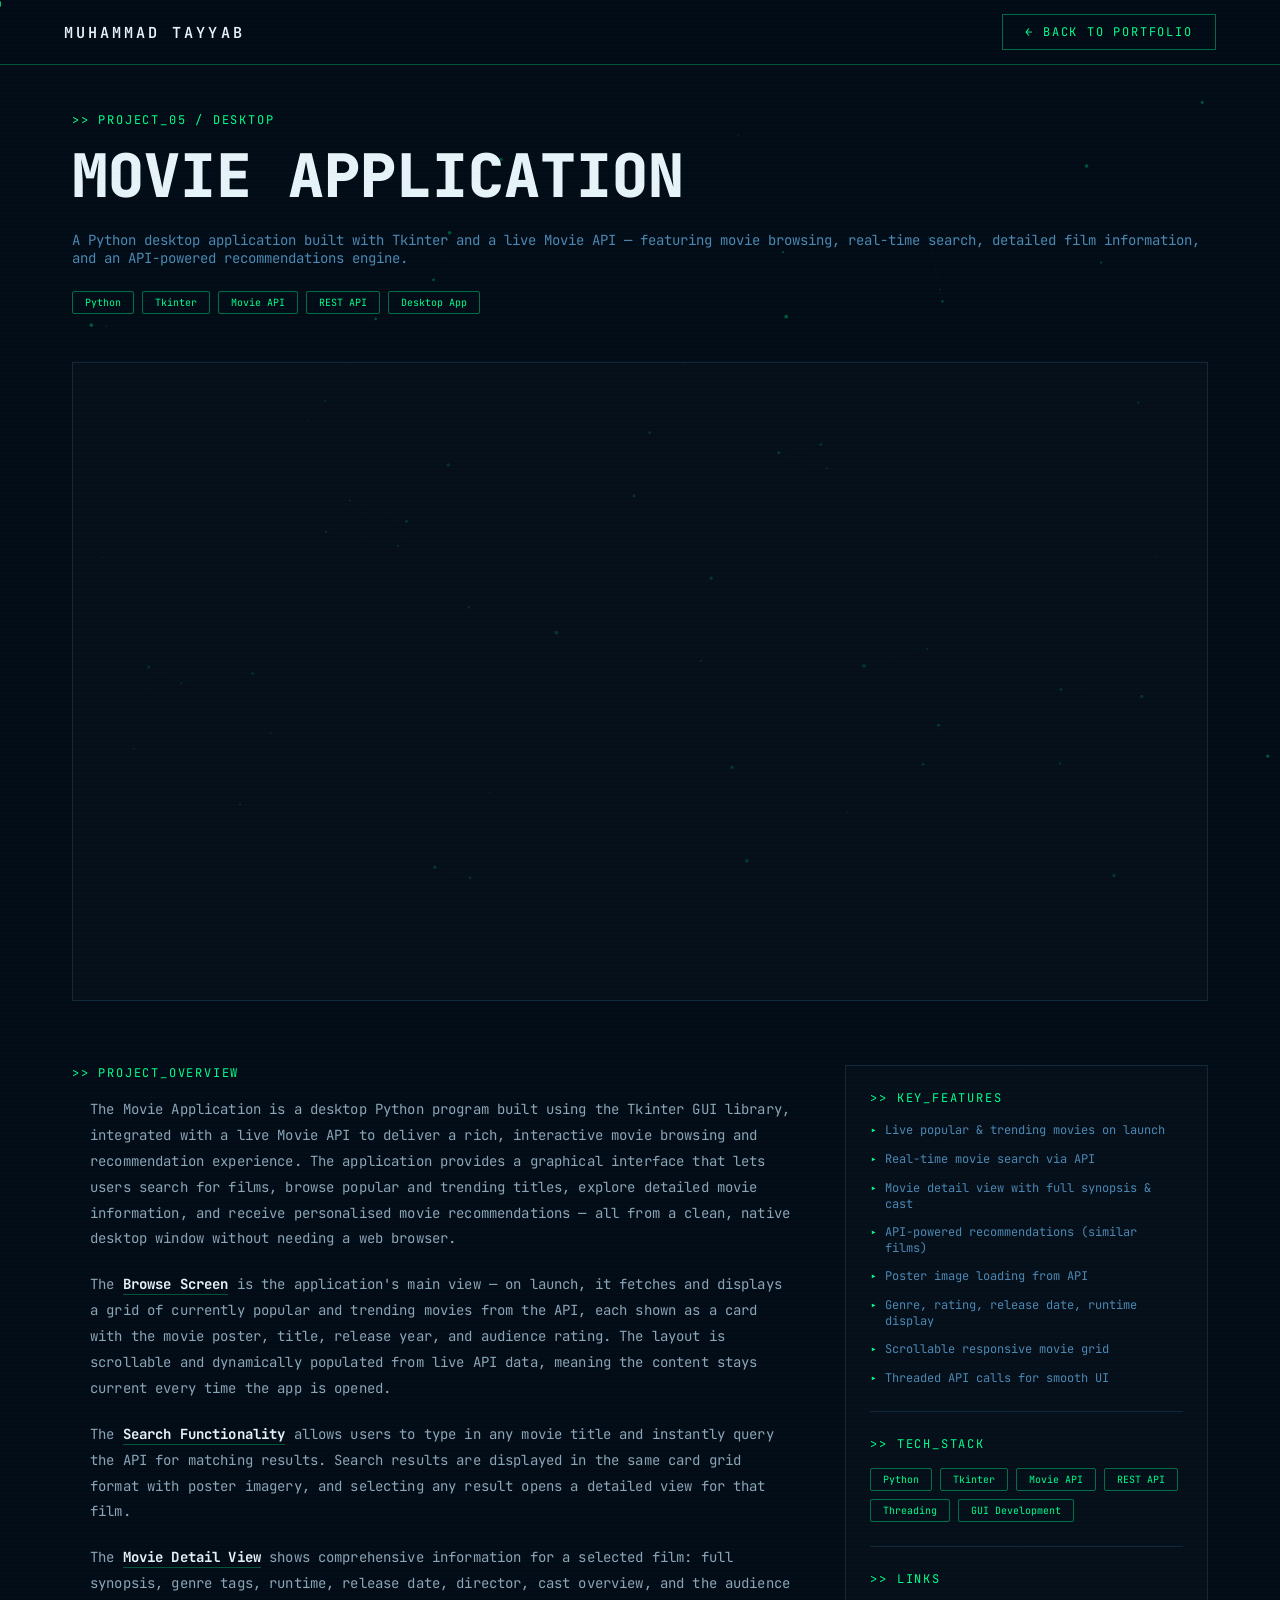
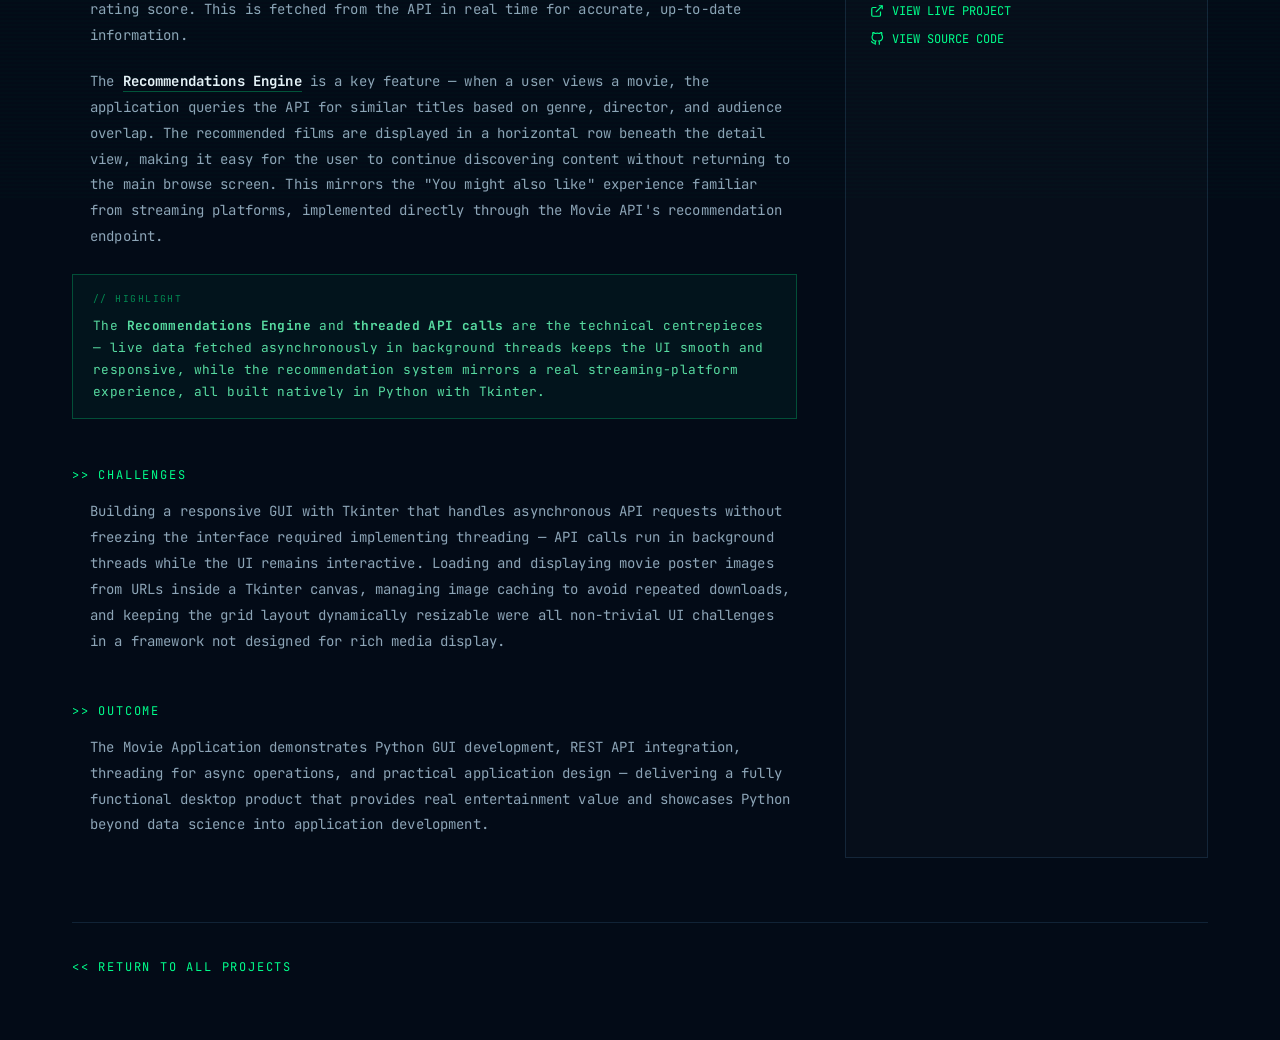
<file: project-5.html>
<!DOCTYPE html>
<html lang="en">
<head>
  <meta charset="UTF-8"/>
  <meta name="viewport" content="width=device-width, initial-scale=1.0"/>
  <title>MOVIE APP &mdash; Muhammad Tayyab</title>
  <link rel="stylesheet" href="styles.css"/>

<style>
/* Video embed container */
.video-embed-wrap {
  width:100%; aspect-ratio:16/9;
  border:1px solid hsla(205,40%,50%,0.2);
  background:hsla(215,50%,8%,0.5);
  margin-bottom:4rem; position:relative; overflow:hidden;
}
.video-embed-wrap video { width:100%; height:100%; object-fit:cover; display:block; }
.video-embed-wrap iframe { width:100%; height:100%; border:none; display:block; }
/* Metrics table */
.metrics-table { width:100%; border-collapse:collapse; font-size:0.7rem; margin:1rem 0; }
.metrics-table th { color:var(--primary); font-size:0.6rem; letter-spacing:0.15em; padding:0.5rem 0.75rem; border-bottom:1px solid hsla(153,100%,50%,0.3); text-align:left; }
.metrics-table td { padding:0.5rem 0.75rem; border-bottom:1px solid hsla(205,40%,50%,0.1); color:var(--secondary); }
.metrics-table tr:hover td { background:hsla(153,100%,50%,0.04); }
.metrics-table .model-name { color:var(--fg); font-weight:600; }
.metrics-table .best { color:var(--primary); }
.model-card { border:1px solid hsla(205,40%,50%,0.2); background:hsla(215,50%,8%,0.4); padding:1.25rem; margin-bottom:1rem; }
.model-card-title { color:var(--primary); font-size:0.7rem; letter-spacing:0.15em; margin-bottom:0.75rem; }
.acc-bar-wrap { background:hsla(205,40%,25%,0.4); height:6px; border-radius:3px; margin-top:0.4rem; }
.acc-bar { height:6px; border-radius:3px; background:var(--primary); box-shadow:0 0 6px hsla(153,100%,50%,0.4); transition:width 1.2s ease; }
.class-grid { display:grid; grid-template-columns:repeat(auto-fill,minmax(7rem,1fr)); gap:0.5rem; margin-top:0.5rem; }
.class-item { font-size:0.6rem; color:var(--secondary); }
.class-item span { color:var(--fg); }
/* Phone mockup for mobile apps */
.phone-frame { width:min(300px,90%); margin:0 auto 2rem; border:2px solid hsla(153,100%,50%,0.3); border-radius:2rem; overflow:hidden; background:var(--near-black); box-shadow:0 0 30px hsla(153,100%,50%,0.15); }
.phone-screen { aspect-ratio:9/19; overflow:hidden; }
.phone-screen img { width:100%; height:100%; object-fit:cover; }

/* ── Text Enhancement Styles (matching all other project pages) ── */
.detail-para {
  line-height: 1.85;
  letter-spacing: 0.01em;
  color: hsla(205, 30%, 70%, 0.9);
  border-left: 2px solid transparent;
  padding-left: 1rem;
  margin-bottom: 1.25rem;
  transition: border-color 0.3s ease, padding-left 0.3s ease;
}
.detail-para:hover {
  border-left-color: hsla(153, 100%, 50%, 0.4);
}

/* Strong tags glow on hover */
.detail-para strong {
  color: var(--fg);
  border-bottom: 1px solid hsla(153, 100%, 50%, 0.3);
  padding-bottom: 1px;
  transition: color 0.2s, text-shadow 0.2s;
}
.detail-para strong:hover {
  color: hsl(153, 100%, 60%);
  text-shadow: 0 0 8px hsla(153, 100%, 50%, 0.5);
  cursor: default;
}

/* First paragraph dropcap */
.detail-para:first-of-type::first-letter {
  float: left;
  font-size: 3rem;
  line-height: 1;
  color: hsl(153, 100%, 50%);
  font-family: 'JetBrains Mono', monospace;
  margin-right: 0.5rem;
  text-shadow: 0 0 20px hsla(153, 100%, 50%, 0.5);
}

/* Callout box for key highlights */
.detail-callout {
  border: 1px solid hsla(153, 100%, 50%, 0.25);
  background: hsla(153, 100%, 50%, 0.04);
  padding: 1rem 1.25rem;
  margin: 1.5rem 0;
  font-size: 0.8rem;
  color: hsla(153, 100%, 70%, 0.85);
  letter-spacing: 0.03em;
  line-height: 1.7;
  position: relative;
}
.detail-callout::before {
  content: '// HIGHLIGHT';
  display: block;
  font-size: 0.6rem;
  color: hsla(153, 100%, 50%, 0.5);
  letter-spacing: 0.15em;
  margin-bottom: 0.5rem;
}
</style>

</head>
<body class="scanlines">
<div id="scroll-progress"></div>
<div id="page-transition"></div>
<div id="cursor">
  <svg id="cursor-svg" width="32" height="32" viewBox="0 0 32 32">
    <circle cx="16" cy="16" r="1.5" fill="hsl(153,100%,50%)"/>
    <line id="c-top"    x1="16" y1="12" x2="16" y2="7"  stroke="hsl(153,100%,50%)" stroke-width="1.5"/>
    <line id="c-bottom" x1="16" y1="20" x2="16" y2="25" stroke="hsl(153,100%,50%)" stroke-width="1.5"/>
    <line id="c-left"   x1="12" y1="16" x2="7"  y2="16" stroke="hsl(153,100%,50%)" stroke-width="1.5"/>
    <line id="c-right"  x1="20" y1="16" x2="25" y2="16" stroke="hsl(153,100%,50%)" stroke-width="1.5"/>
  </svg>
</div>
<canvas id="particle-canvas"></canvas>
<nav id="navbar">
  <div class="nav-inner">
    <span style="color:var(--fg);font-size:0.95rem;letter-spacing:0.2em;text-transform:uppercase;font-family:'JetBrains Mono',monospace;font-weight:600;">Muhammad Tayyab</span>
    <a href="index.html" class="btn-resume" data-interactive style="text-decoration:none;display:inline-flex;align-items:center;gap:0.5rem;">&larr; BACK TO PORTFOLIO</a>
  </div>
</nav>
<div style="padding:7rem 0 4rem;position:relative;z-index:10;">
  <div class="container">
    <div style="margin-bottom:3rem;">
      <p class="section-tag">&gt;&gt; PROJECT_05 / DESKTOP</p>
      <h1 class="detail-h1">MOVIE APPLICATION</h1>
      <p style="color:var(--secondary);font-size:0.875rem;margin-bottom:1.5rem;">A Python desktop application built with Tkinter and a live Movie API — featuring movie browsing, real-time search, detailed film information, and an API-powered recommendations engine.</p>
      <div class="detail-tags"><span class="detail-tag">Python</span><span class="detail-tag">Tkinter</span><span class="detail-tag">Movie API</span><span class="detail-tag">REST API</span><span class="detail-tag">Desktop App</span></div>
    </div>

    <div class="video-embed-wrap">
      <iframe src="https://www.youtube.com/embed/gYCfZAyCnYY?si=e5opd5zRcOIYnoFA" title="YouTube video player" frameborder="0" allow="accelerometer; autoplay; clipboard-write; encrypted-media; gyroscope; picture-in-picture; web-share" referrerpolicy="strict-origin-when-cross-origin" allowfullscreen></iframe>
    </div>

    <div class="detail-grid">
      <div>
        <p class="detail-section-label">&gt;&gt; PROJECT_OVERVIEW</p>
        <p class="detail-para">The Movie Application is a desktop Python program built using the Tkinter GUI library, integrated with a live Movie API to deliver a rich, interactive movie browsing and recommendation experience. The application provides a graphical interface that lets users search for films, browse popular and trending titles, explore detailed movie information, and receive personalised movie recommendations — all from a clean, native desktop window without needing a web browser.</p>
        <p class="detail-para">The <strong>Browse Screen</strong> is the application's main view — on launch, it fetches and displays a grid of currently popular and trending movies from the API, each shown as a card with the movie poster, title, release year, and audience rating. The layout is scrollable and dynamically populated from live API data, meaning the content stays current every time the app is opened.</p>
        <p class="detail-para">The <strong>Search Functionality</strong> allows users to type in any movie title and instantly query the API for matching results. Search results are displayed in the same card grid format with poster imagery, and selecting any result opens a detailed view for that film.</p>
        <p class="detail-para">The <strong>Movie Detail View</strong> shows comprehensive information for a selected film: full synopsis, genre tags, runtime, release date, director, cast overview, and the audience rating score. This is fetched from the API in real time for accurate, up-to-date information.</p>
        <p class="detail-para">The <strong>Recommendations Engine</strong> is a key feature — when a user views a movie, the application queries the API for similar titles based on genre, director, and audience overlap. The recommended films are displayed in a horizontal row beneath the detail view, making it easy for the user to continue discovering content without returning to the main browse screen. This mirrors the "You might also like" experience familiar from streaming platforms, implemented directly through the Movie API's recommendation endpoint.</p>

        <div class="detail-callout">
          The <strong>Recommendations Engine</strong> and <strong>threaded API calls</strong> are the technical centrepieces — live data fetched asynchronously in background threads keeps the UI smooth and responsive, while the recommendation system mirrors a real streaming-platform experience, all built natively in Python with Tkinter.
        </div>

        <p class="detail-section-label" style="margin-top:3rem;">&gt;&gt; CHALLENGES</p>
        <p class="detail-para">Building a responsive GUI with Tkinter that handles asynchronous API requests without freezing the interface required implementing threading — API calls run in background threads while the UI remains interactive. Loading and displaying movie poster images from URLs inside a Tkinter canvas, managing image caching to avoid repeated downloads, and keeping the grid layout dynamically resizable were all non-trivial UI challenges in a framework not designed for rich media display.</p>

        <p class="detail-section-label" style="margin-top:3rem;">&gt;&gt; OUTCOME</p>
        <p class="detail-para">The Movie Application demonstrates Python GUI development, REST API integration, threading for async operations, and practical application design — delivering a fully functional desktop product that provides real entertainment value and showcases Python beyond data science into application development.</p>
      </div>

      <div class="detail-sidebar-box">
        <p class="detail-section-label">&gt;&gt; KEY_FEATURES</p>
        <div class="feature-item"><span class="feature-arrow">&#9656;</span>Live popular &amp; trending movies on launch</div>
        <div class="feature-item"><span class="feature-arrow">&#9656;</span>Real-time movie search via API</div>
        <div class="feature-item"><span class="feature-arrow">&#9656;</span>Movie detail view with full synopsis &amp; cast</div>
        <div class="feature-item"><span class="feature-arrow">&#9656;</span>API-powered recommendations (similar films)</div>
        <div class="feature-item"><span class="feature-arrow">&#9656;</span>Poster image loading from API</div>
        <div class="feature-item"><span class="feature-arrow">&#9656;</span>Genre, rating, release date, runtime display</div>
        <div class="feature-item"><span class="feature-arrow">&#9656;</span>Scrollable responsive movie grid</div>
        <div class="feature-item"><span class="feature-arrow">&#9656;</span>Threaded API calls for smooth UI</div>
        <hr class="sidebar-divider"/>
        <p class="detail-section-label">&gt;&gt; TECH_STACK</p>
        <div style="display:flex;flex-wrap:wrap;gap:0.5rem;margin-bottom:0.5rem;">
          <span class="detail-tag">Python</span>
          <span class="detail-tag">Tkinter</span>
          <span class="detail-tag">Movie API</span>
          <span class="detail-tag">REST API</span>
          <span class="detail-tag">Threading</span>
          <span class="detail-tag">GUI Development</span>
        </div>
        <hr class="sidebar-divider"/>
        <p class="detail-section-label">&gt;&gt; LINKS</p>
        <a href="https://www.youtube.com/watch?v=gYCfZAyCnYY"
          target="_blank" rel="noopener noreferrer"
          class="detail-link-btn" data-interactive style="text-decoration:none;">
          <svg viewBox="0 0 24 24" fill="none" stroke="currentColor" stroke-width="2"><path d="M18 13v6a2 2 0 0 1-2 2H5a2 2 0 0 1-2-2V8a2 2 0 0 1 2-2h6"/><polyline points="15 3 21 3 21 9"/><line x1="10" y1="14" x2="21" y2="3"/></svg>
          VIEW LIVE PROJECT
        </a>
        <a href="https://github.com/t-Tayyab/GUI-Movie-Application"
          target="_blank" rel="noopener noreferrer"
          class="detail-link-btn" data-interactive style="text-decoration:none;">
          <svg viewBox="0 0 24 24" fill="none" stroke="currentColor" stroke-width="2"><path d="M9 19c-5 1.5-5-2.5-7-3m14 6v-3.87a3.37 3.37 0 0 0-.94-2.61c3.14-.35 6.44-1.54 6.44-7A5.44 5.44 0 0 0 20 4.77 5.07 5.07 0 0 0 19.91 1S18.73.65 16 2.48a13.38 13.38 0 0 0-7 0C6.27.65 5.09 1 5.09 1A5.07 5.07 0 0 0 5 4.77a5.44 5.44 0 0 0-1.5 3.78c0 5.42 3.3 6.61 6.44 7A3.37 3.37 0 0 0 9 18.13V22"/></svg>
          VIEW SOURCE CODE
        </a>
      </div>
    </div>

    <div style="margin-top:4rem;padding-top:2rem;border-top:1px solid hsla(205,40%,50%,0.2);">
      <a href="index.html" style="font-size:0.75rem;color:var(--primary);font-family:'JetBrains Mono',monospace;letter-spacing:0.15em;text-decoration:none;" data-interactive onmouseover="this.style.textShadow='0 0 10px hsla(153,100%,50%,0.5)'" onmouseout="this.style.textShadow='none'">&lt;&lt; RETURN TO ALL PROJECTS</a>
    </div>
  </div>
</div>
<button id="back-to-top" data-interactive title="Back to top" onclick="window.scrollTo({top:0,behavior:'smooth'})">
  <svg viewBox="0 0 24 24" fill="none" stroke="currentColor" stroke-width="2"><line x1="12" y1="19" x2="12" y2="5"/><polyline points="5 12 12 5 19 12"/></svg>
</button>
<script>
window.addEventListener('scroll',()=>{
  const d=document.documentElement.scrollHeight-window.innerHeight;
  document.getElementById('scroll-progress').style.width=(d>0?(window.scrollY/d)*100:0)+'%';
  document.getElementById('back-to-top').classList.toggle('visible',window.scrollY>400);
},{passive:true});
(function(){const c=document.getElementById('particle-canvas'),x=c.getContext('2d');let p=[];function r(){c.width=window.innerWidth;c.height=window.innerHeight;}r();window.addEventListener('resize',r,{passive:true});const n=Math.min(60,Math.floor(window.innerWidth/22));for(let i=0;i<n;i++)p.push({x:Math.random()*c.width,y:Math.random()*c.height,vx:(Math.random()-.5)*.3,vy:(Math.random()-.5)*.3,s:Math.random()*1.5+.5});function d(){x.clearRect(0,0,c.width,c.height);p.forEach((a,i)=>{a.x+=a.vx;a.y+=a.vy;if(a.x<0)a.x=c.width;if(a.x>c.width)a.x=0;if(a.y<0)a.y=c.height;if(a.y>c.height)a.y=0;x.beginPath();x.arc(a.x,a.y,a.s,0,Math.PI*2);x.fillStyle='rgba(0,255,136,0.3)';x.fill();for(let j=i+1;j<p.length;j++){const dx=a.x-p[j].x,dy=a.y-p[j].y,dist=Math.sqrt(dx*dx+dy*dy);if(dist<120){x.beginPath();x.moveTo(a.x,a.y);x.lineTo(p[j].x,p[j].y);x.strokeStyle=`rgba(0,255,136,${.08*(1-dist/120)})`;x.lineWidth=.5;x.stroke();}}});requestAnimationFrame(d);}d();})();
(function(){const cur=document.getElementById('cursor'),svg=document.getElementById('cursor-svg');let h=false;window.addEventListener('mousemove',e=>{cur.style.left=e.clientX+'px';cur.style.top=e.clientY+'px';});window.addEventListener('mouseover',e=>{const nh=!!e.target.closest('a,button,[role="button"],[data-interactive]');if(nh===h)return;h=nh;const sz=h?48:32,ll=h?8:5,c=sz/2;svg.setAttribute('width',sz);svg.setAttribute('height',sz);svg.setAttribute('viewBox',`0 0 ${sz} ${sz}`);svg.querySelector('circle').setAttribute('cx',c);svg.querySelector('circle').setAttribute('cy',c);const co={top:[c,c-4,c,c-4-ll],bottom:[c,c+4,c,c+4+ll],left:[c-4,c,c-4-ll,c],right:[c+4,c,c+4+ll,c]};Object.entries(co).forEach(([id,[x1,y1,x2,y2]])=>{const el=document.getElementById('c-'+id);el.setAttribute('x1',x1);el.setAttribute('y1',y1);el.setAttribute('x2',x2);el.setAttribute('y2',y2);});});})();
document.addEventListener('DOMContentLoaded',()=>{
  const ov=document.getElementById('page-transition');
  ov.style.opacity='1'; ov.style.transition='opacity 0.4s ease';
  requestAnimationFrame(()=>{ ov.style.opacity='0'; });
  document.querySelectorAll('.acc-bar[data-width]').forEach(b=>{
    setTimeout(()=>{ b.style.width=b.dataset.width; },400);
  });
});
document.querySelectorAll('a[href="index.html"]').forEach(a=>{
  a.addEventListener('click',e=>{
    e.preventDefault();
    const ov=document.getElementById('page-transition');
    ov.style.transition='opacity 0.35s ease'; ov.style.opacity='1';
    setTimeout(()=>window.location.href='index.html',360);
  });
});
</script>
</body>
</html>
</file>
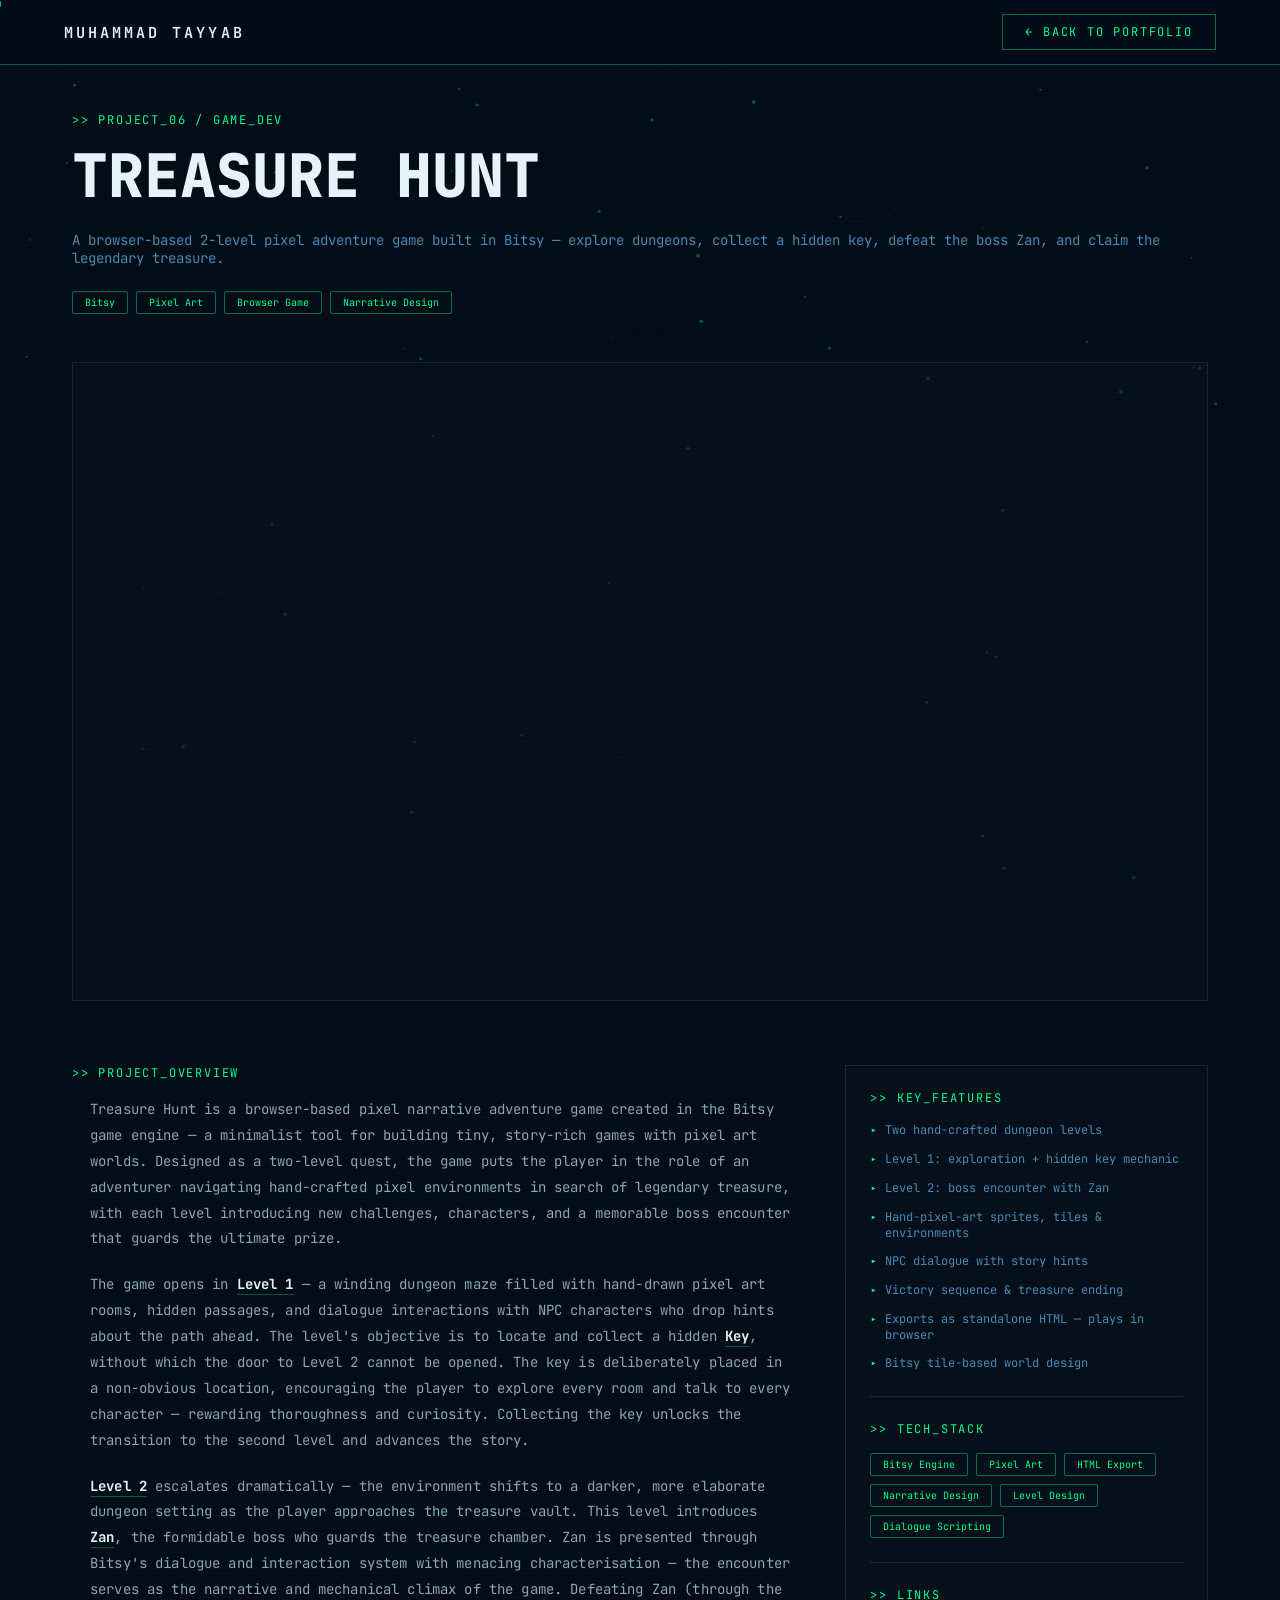
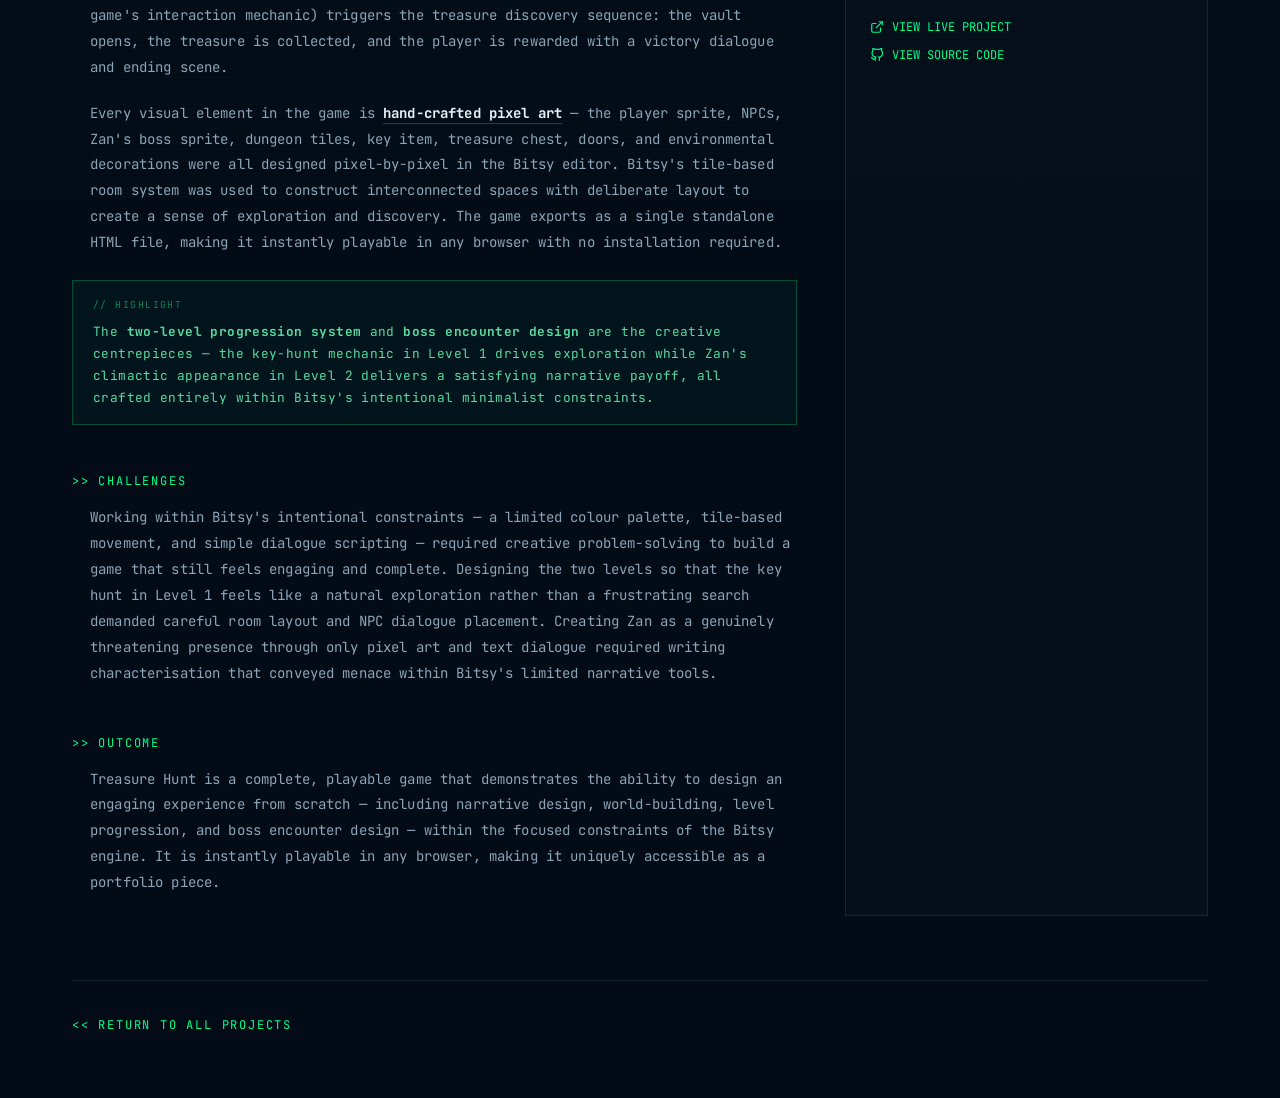
<file: project-6.html>
<!DOCTYPE html>
<html lang="en">
<head>
  <meta charset="UTF-8"/>
  <meta name="viewport" content="width=device-width, initial-scale=1.0"/>
  <title>TREASURE HUNT &mdash; Muhammad Tayyab</title>
  <link rel="stylesheet" href="styles.css"/>

<style>
/* Video embed container */
.video-embed-wrap {
  width:100%; aspect-ratio:16/9;
  border:1px solid hsla(205,40%,50%,0.2);
  background:hsla(215,50%,8%,0.5);
  margin-bottom:4rem; position:relative; overflow:hidden;
}
.video-embed-wrap video { width:100%; height:100%; object-fit:cover; display:block; }
.video-embed-wrap iframe { width:100%; height:100%; border:none; display:block; }
/* Metrics table */
.metrics-table { width:100%; border-collapse:collapse; font-size:0.7rem; margin:1rem 0; }
.metrics-table th { color:var(--primary); font-size:0.6rem; letter-spacing:0.15em; padding:0.5rem 0.75rem; border-bottom:1px solid hsla(153,100%,50%,0.3); text-align:left; }
.metrics-table td { padding:0.5rem 0.75rem; border-bottom:1px solid hsla(205,40%,50%,0.1); color:var(--secondary); }
.metrics-table tr:hover td { background:hsla(153,100%,50%,0.04); }
.metrics-table .model-name { color:var(--fg); font-weight:600; }
.metrics-table .best { color:var(--primary); }
.model-card { border:1px solid hsla(205,40%,50%,0.2); background:hsla(215,50%,8%,0.4); padding:1.25rem; margin-bottom:1rem; }
.model-card-title { color:var(--primary); font-size:0.7rem; letter-spacing:0.15em; margin-bottom:0.75rem; }
.acc-bar-wrap { background:hsla(205,40%,25%,0.4); height:6px; border-radius:3px; margin-top:0.4rem; }
.acc-bar { height:6px; border-radius:3px; background:var(--primary); box-shadow:0 0 6px hsla(153,100%,50%,0.4); transition:width 1.2s ease; }
.class-grid { display:grid; grid-template-columns:repeat(auto-fill,minmax(7rem,1fr)); gap:0.5rem; margin-top:0.5rem; }
.class-item { font-size:0.6rem; color:var(--secondary); }
.class-item span { color:var(--fg); }
/* Phone mockup for mobile apps */
.phone-frame { width:min(300px,90%); margin:0 auto 2rem; border:2px solid hsla(153,100%,50%,0.3); border-radius:2rem; overflow:hidden; background:var(--near-black); box-shadow:0 0 30px hsla(153,100%,50%,0.15); }
.phone-screen { aspect-ratio:9/19; overflow:hidden; }
.phone-screen img { width:100%; height:100%; object-fit:cover; }

/* ── Text Enhancement Styles (matching all other project pages) ── */
.detail-para {
  line-height: 1.85;
  letter-spacing: 0.01em;
  color: hsla(205, 30%, 70%, 0.9);
  border-left: 2px solid transparent;
  padding-left: 1rem;
  margin-bottom: 1.25rem;
  transition: border-color 0.3s ease, padding-left 0.3s ease;
}
.detail-para:hover {
  border-left-color: hsla(153, 100%, 50%, 0.4);
}

/* Strong tags glow on hover */
.detail-para strong {
  color: var(--fg);
  border-bottom: 1px solid hsla(153, 100%, 50%, 0.3);
  padding-bottom: 1px;
  transition: color 0.2s, text-shadow 0.2s;
}
.detail-para strong:hover {
  color: hsl(153, 100%, 60%);
  text-shadow: 0 0 8px hsla(153, 100%, 50%, 0.5);
  cursor: default;
}

/* First paragraph dropcap */
.detail-para:first-of-type::first-letter {
  float: left;
  font-size: 3rem;
  line-height: 1;
  color: hsl(153, 100%, 50%);
  font-family: 'JetBrains Mono', monospace;
  margin-right: 0.5rem;
  text-shadow: 0 0 20px hsla(153, 100%, 50%, 0.5);
}

/* Callout box for key highlights */
.detail-callout {
  border: 1px solid hsla(153, 100%, 50%, 0.25);
  background: hsla(153, 100%, 50%, 0.04);
  padding: 1rem 1.25rem;
  margin: 1.5rem 0;
  font-size: 0.8rem;
  color: hsla(153, 100%, 70%, 0.85);
  letter-spacing: 0.03em;
  line-height: 1.7;
  position: relative;
}
.detail-callout::before {
  content: '// HIGHLIGHT';
  display: block;
  font-size: 0.6rem;
  color: hsla(153, 100%, 50%, 0.5);
  letter-spacing: 0.15em;
  margin-bottom: 0.5rem;
}
</style>

</head>
<body class="scanlines">
<div id="scroll-progress"></div>
<div id="page-transition"></div>
<div id="cursor">
  <svg id="cursor-svg" width="32" height="32" viewBox="0 0 32 32">
    <circle cx="16" cy="16" r="1.5" fill="hsl(153,100%,50%)"/>
    <line id="c-top"    x1="16" y1="12" x2="16" y2="7"  stroke="hsl(153,100%,50%)" stroke-width="1.5"/>
    <line id="c-bottom" x1="16" y1="20" x2="16" y2="25" stroke="hsl(153,100%,50%)" stroke-width="1.5"/>
    <line id="c-left"   x1="12" y1="16" x2="7"  y2="16" stroke="hsl(153,100%,50%)" stroke-width="1.5"/>
    <line id="c-right"  x1="20" y1="16" x2="25" y2="16" stroke="hsl(153,100%,50%)" stroke-width="1.5"/>
  </svg>
</div>
<canvas id="particle-canvas"></canvas>
<nav id="navbar">
  <div class="nav-inner">
    <span style="color:var(--fg);font-size:0.95rem;letter-spacing:0.2em;text-transform:uppercase;font-family:'JetBrains Mono',monospace;font-weight:600;">Muhammad Tayyab</span>
    <a href="index.html" class="btn-resume" data-interactive style="text-decoration:none;display:inline-flex;align-items:center;gap:0.5rem;">&larr; BACK TO PORTFOLIO</a>
  </div>
</nav>
<div style="padding:7rem 0 4rem;position:relative;z-index:10;">
  <div class="container">
    <div style="margin-bottom:3rem;">
      <p class="section-tag">&gt;&gt; PROJECT_06 / GAME_DEV</p>
      <h1 class="detail-h1">TREASURE HUNT</h1>
      <p style="color:var(--secondary);font-size:0.875rem;margin-bottom:1.5rem;">A browser-based 2-level pixel adventure game built in Bitsy — explore dungeons, collect a hidden key, defeat the boss Zan, and claim the legendary treasure.</p>
      <div class="detail-tags"><span class="detail-tag">Bitsy</span><span class="detail-tag">Pixel Art</span><span class="detail-tag">Browser Game</span><span class="detail-tag">Narrative Design</span></div>
    </div>

    <div class="video-embed-wrap">
      <iframe src="https://www.youtube.com/embed/AdsRejsZ1OI?si=-AN-Rwek2KZEwvfX" title="YouTube video player" frameborder="0" allow="accelerometer; autoplay; clipboard-write; encrypted-media; gyroscope; picture-in-picture; web-share" referrerpolicy="strict-origin-when-cross-origin" allowfullscreen></iframe>
    </div>

    <div class="detail-grid">
      <div>
        <p class="detail-section-label">&gt;&gt; PROJECT_OVERVIEW</p>
        <p class="detail-para">Treasure Hunt is a browser-based pixel narrative adventure game created in the Bitsy game engine — a minimalist tool for building tiny, story-rich games with pixel art worlds. Designed as a two-level quest, the game puts the player in the role of an adventurer navigating hand-crafted pixel environments in search of legendary treasure, with each level introducing new challenges, characters, and a memorable boss encounter that guards the ultimate prize.</p>
        <p class="detail-para">The game opens in <strong>Level 1</strong> — a winding dungeon maze filled with hand-drawn pixel art rooms, hidden passages, and dialogue interactions with NPC characters who drop hints about the path ahead. The level's objective is to locate and collect a hidden <strong>Key</strong>, without which the door to Level 2 cannot be opened. The key is deliberately placed in a non-obvious location, encouraging the player to explore every room and talk to every character — rewarding thoroughness and curiosity. Collecting the key unlocks the transition to the second level and advances the story.</p>
        <p class="detail-para"><strong>Level 2</strong> escalates dramatically — the environment shifts to a darker, more elaborate dungeon setting as the player approaches the treasure vault. This level introduces <strong>Zan</strong>, the formidable boss who guards the treasure chamber. Zan is presented through Bitsy's dialogue and interaction system with menacing characterisation — the encounter serves as the narrative and mechanical climax of the game. Defeating Zan (through the game's interaction mechanic) triggers the treasure discovery sequence: the vault opens, the treasure is collected, and the player is rewarded with a victory dialogue and ending scene.</p>
        <p class="detail-para">Every visual element in the game is <strong>hand-crafted pixel art</strong> — the player sprite, NPCs, Zan's boss sprite, dungeon tiles, key item, treasure chest, doors, and environmental decorations were all designed pixel-by-pixel in the Bitsy editor. Bitsy's tile-based room system was used to construct interconnected spaces with deliberate layout to create a sense of exploration and discovery. The game exports as a single standalone HTML file, making it instantly playable in any browser with no installation required.</p>

        <div class="detail-callout">
          The <strong>two-level progression system</strong> and <strong>boss encounter design</strong> are the creative centrepieces — the key-hunt mechanic in Level 1 drives exploration while Zan's climactic appearance in Level 2 delivers a satisfying narrative payoff, all crafted entirely within Bitsy's intentional minimalist constraints.
        </div>

        <p class="detail-section-label" style="margin-top:3rem;">&gt;&gt; CHALLENGES</p>
        <p class="detail-para">Working within Bitsy's intentional constraints — a limited colour palette, tile-based movement, and simple dialogue scripting — required creative problem-solving to build a game that still feels engaging and complete. Designing the two levels so that the key hunt in Level 1 feels like a natural exploration rather than a frustrating search demanded careful room layout and NPC dialogue placement. Creating Zan as a genuinely threatening presence through only pixel art and text dialogue required writing characterisation that conveyed menace within Bitsy's limited narrative tools.</p>

        <p class="detail-section-label" style="margin-top:3rem;">&gt;&gt; OUTCOME</p>
        <p class="detail-para">Treasure Hunt is a complete, playable game that demonstrates the ability to design an engaging experience from scratch — including narrative design, world-building, level progression, and boss encounter design — within the focused constraints of the Bitsy engine. It is instantly playable in any browser, making it uniquely accessible as a portfolio piece.</p>
      </div>

      <div class="detail-sidebar-box">
        <p class="detail-section-label">&gt;&gt; KEY_FEATURES</p>
        <div class="feature-item"><span class="feature-arrow">&#9656;</span>Two hand-crafted dungeon levels</div>
        <div class="feature-item"><span class="feature-arrow">&#9656;</span>Level 1: exploration + hidden key mechanic</div>
        <div class="feature-item"><span class="feature-arrow">&#9656;</span>Level 2: boss encounter with Zan</div>
        <div class="feature-item"><span class="feature-arrow">&#9656;</span>Hand-pixel-art sprites, tiles &amp; environments</div>
        <div class="feature-item"><span class="feature-arrow">&#9656;</span>NPC dialogue with story hints</div>
        <div class="feature-item"><span class="feature-arrow">&#9656;</span>Victory sequence &amp; treasure ending</div>
        <div class="feature-item"><span class="feature-arrow">&#9656;</span>Exports as standalone HTML — plays in browser</div>
        <div class="feature-item"><span class="feature-arrow">&#9656;</span>Bitsy tile-based world design</div>
        <hr class="sidebar-divider"/>
        <p class="detail-section-label">&gt;&gt; TECH_STACK</p>
        <div style="display:flex;flex-wrap:wrap;gap:0.5rem;margin-bottom:0.5rem;">
          <span class="detail-tag">Bitsy Engine</span>
          <span class="detail-tag">Pixel Art</span>
          <span class="detail-tag">HTML Export</span>
          <span class="detail-tag">Narrative Design</span>
          <span class="detail-tag">Level Design</span>
          <span class="detail-tag">Dialogue Scripting</span>
        </div>
        <hr class="sidebar-divider"/>
        <p class="detail-section-label">&gt;&gt; LINKS</p>
        <a href="https://youtu.be/AdsRejsZ1OI?si=aEamr-IQUmFGAejx"
          target="_blank" rel="noopener noreferrer"
          class="detail-link-btn" data-interactive style="text-decoration:none;">
          <svg viewBox="0 0 24 24" fill="none" stroke="currentColor" stroke-width="2"><path d="M18 13v6a2 2 0 0 1-2 2H5a2 2 0 0 1-2-2V8a2 2 0 0 1 2-2h6"/><polyline points="15 3 21 3 21 9"/><line x1="10" y1="14" x2="21" y2="3"/></svg>
          VIEW LIVE PROJECT
        </a>
        <a href="https://youtu.be/AdsRejsZ1OI?si=aEamr-IQUmFGAejx"
          target="_blank" rel="noopener noreferrer"
          class="detail-link-btn" data-interactive style="text-decoration:none;">
          <svg viewBox="0 0 24 24" fill="none" stroke="currentColor" stroke-width="2"><path d="M9 19c-5 1.5-5-2.5-7-3m14 6v-3.87a3.37 3.37 0 0 0-.94-2.61c3.14-.35 6.44-1.54 6.44-7A5.44 5.44 0 0 0 20 4.77 5.07 5.07 0 0 0 19.91 1S18.73.65 16 2.48a13.38 13.38 0 0 0-7 0C6.27.65 5.09 1 5.09 1A5.07 5.07 0 0 0 5 4.77a5.44 5.44 0 0 0-1.5 3.78c0 5.42 3.3 6.61 6.44 7A3.37 3.37 0 0 0 9 18.13V22"/></svg>
          VIEW SOURCE CODE
        </a>
      </div>
    </div>

    <div style="margin-top:4rem;padding-top:2rem;border-top:1px solid hsla(205,40%,50%,0.2);">
      <a href="index.html" style="font-size:0.75rem;color:var(--primary);font-family:'JetBrains Mono',monospace;letter-spacing:0.15em;text-decoration:none;" data-interactive onmouseover="this.style.textShadow='0 0 10px hsla(153,100%,50%,0.5)'" onmouseout="this.style.textShadow='none'">&lt;&lt; RETURN TO ALL PROJECTS</a>
    </div>
  </div>
</div>
<button id="back-to-top" data-interactive title="Back to top" onclick="window.scrollTo({top:0,behavior:'smooth'})">
  <svg viewBox="0 0 24 24" fill="none" stroke="currentColor" stroke-width="2"><line x1="12" y1="19" x2="12" y2="5"/><polyline points="5 12 12 5 19 12"/></svg>
</button>
<script>
window.addEventListener('scroll',()=>{
  const d=document.documentElement.scrollHeight-window.innerHeight;
  document.getElementById('scroll-progress').style.width=(d>0?(window.scrollY/d)*100:0)+'%';
  document.getElementById('back-to-top').classList.toggle('visible',window.scrollY>400);
},{passive:true});
(function(){const c=document.getElementById('particle-canvas'),x=c.getContext('2d');let p=[];function r(){c.width=window.innerWidth;c.height=window.innerHeight;}r();window.addEventListener('resize',r,{passive:true});const n=Math.min(60,Math.floor(window.innerWidth/22));for(let i=0;i<n;i++)p.push({x:Math.random()*c.width,y:Math.random()*c.height,vx:(Math.random()-.5)*.3,vy:(Math.random()-.5)*.3,s:Math.random()*1.5+.5});function d(){x.clearRect(0,0,c.width,c.height);p.forEach((a,i)=>{a.x+=a.vx;a.y+=a.vy;if(a.x<0)a.x=c.width;if(a.x>c.width)a.x=0;if(a.y<0)a.y=c.height;if(a.y>c.height)a.y=0;x.beginPath();x.arc(a.x,a.y,a.s,0,Math.PI*2);x.fillStyle='rgba(0,255,136,0.3)';x.fill();for(let j=i+1;j<p.length;j++){const dx=a.x-p[j].x,dy=a.y-p[j].y,dist=Math.sqrt(dx*dx+dy*dy);if(dist<120){x.beginPath();x.moveTo(a.x,a.y);x.lineTo(p[j].x,p[j].y);x.strokeStyle=`rgba(0,255,136,${.08*(1-dist/120)})`;x.lineWidth=.5;x.stroke();}}});requestAnimationFrame(d);}d();})();
(function(){const cur=document.getElementById('cursor'),svg=document.getElementById('cursor-svg');let h=false;window.addEventListener('mousemove',e=>{cur.style.left=e.clientX+'px';cur.style.top=e.clientY+'px';});window.addEventListener('mouseover',e=>{const nh=!!e.target.closest('a,button,[role="button"],[data-interactive]');if(nh===h)return;h=nh;const sz=h?48:32,ll=h?8:5,c=sz/2;svg.setAttribute('width',sz);svg.setAttribute('height',sz);svg.setAttribute('viewBox',`0 0 ${sz} ${sz}`);svg.querySelector('circle').setAttribute('cx',c);svg.querySelector('circle').setAttribute('cy',c);const co={top:[c,c-4,c,c-4-ll],bottom:[c,c+4,c,c+4+ll],left:[c-4,c,c-4-ll,c],right:[c+4,c,c+4+ll,c]};Object.entries(co).forEach(([id,[x1,y1,x2,y2]])=>{const el=document.getElementById('c-'+id);el.setAttribute('x1',x1);el.setAttribute('y1',y1);el.setAttribute('x2',x2);el.setAttribute('y2',y2);});});})();
document.addEventListener('DOMContentLoaded',()=>{
  const ov=document.getElementById('page-transition');
  ov.style.opacity='1'; ov.style.transition='opacity 0.4s ease';
  requestAnimationFrame(()=>{ ov.style.opacity='0'; });
  document.querySelectorAll('.acc-bar[data-width]').forEach(b=>{
    setTimeout(()=>{ b.style.width=b.dataset.width; },400);
  });
});
document.querySelectorAll('a[href="index.html"]').forEach(a=>{
  a.addEventListener('click',e=>{
    e.preventDefault();
    const ov=document.getElementById('page-transition');
    ov.style.transition='opacity 0.35s ease'; ov.style.opacity='1';
    setTimeout(()=>window.location.href='index.html',360);
  });
});
</script>
</body>
</html>
</file>
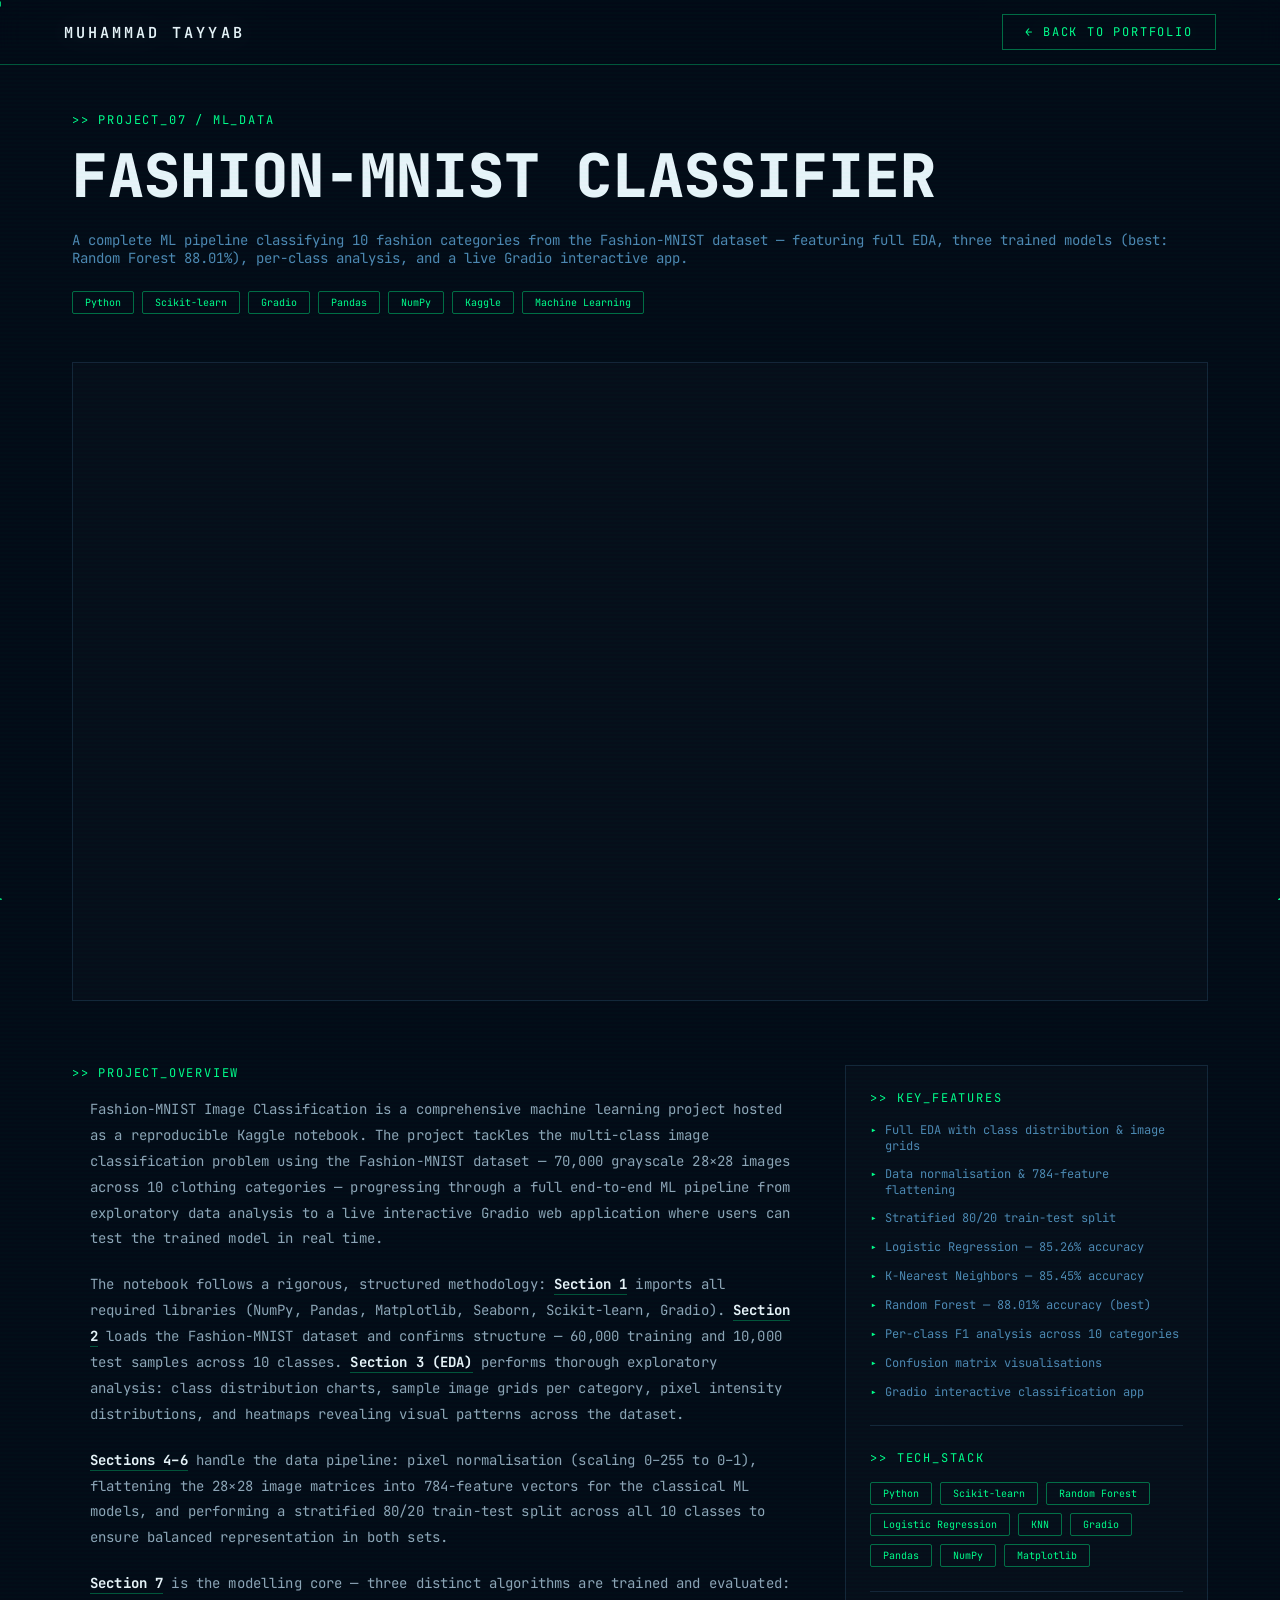
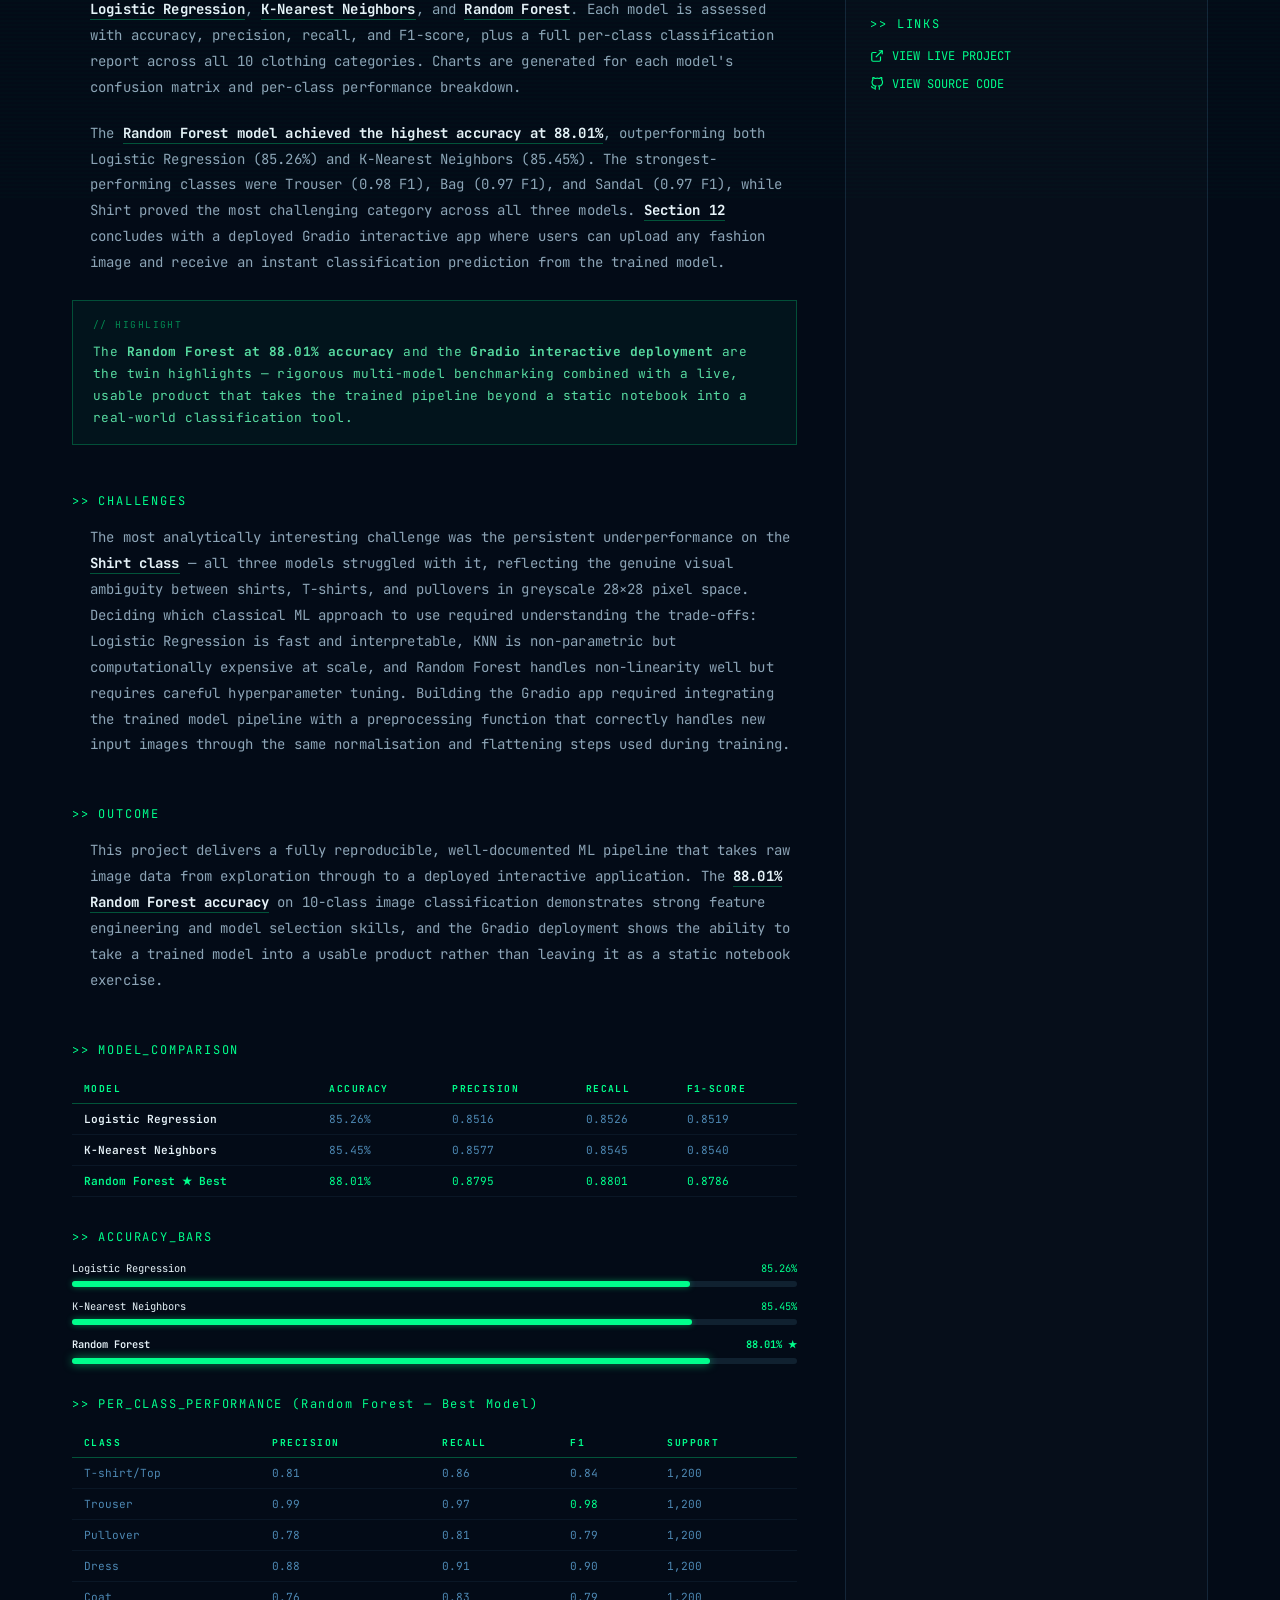
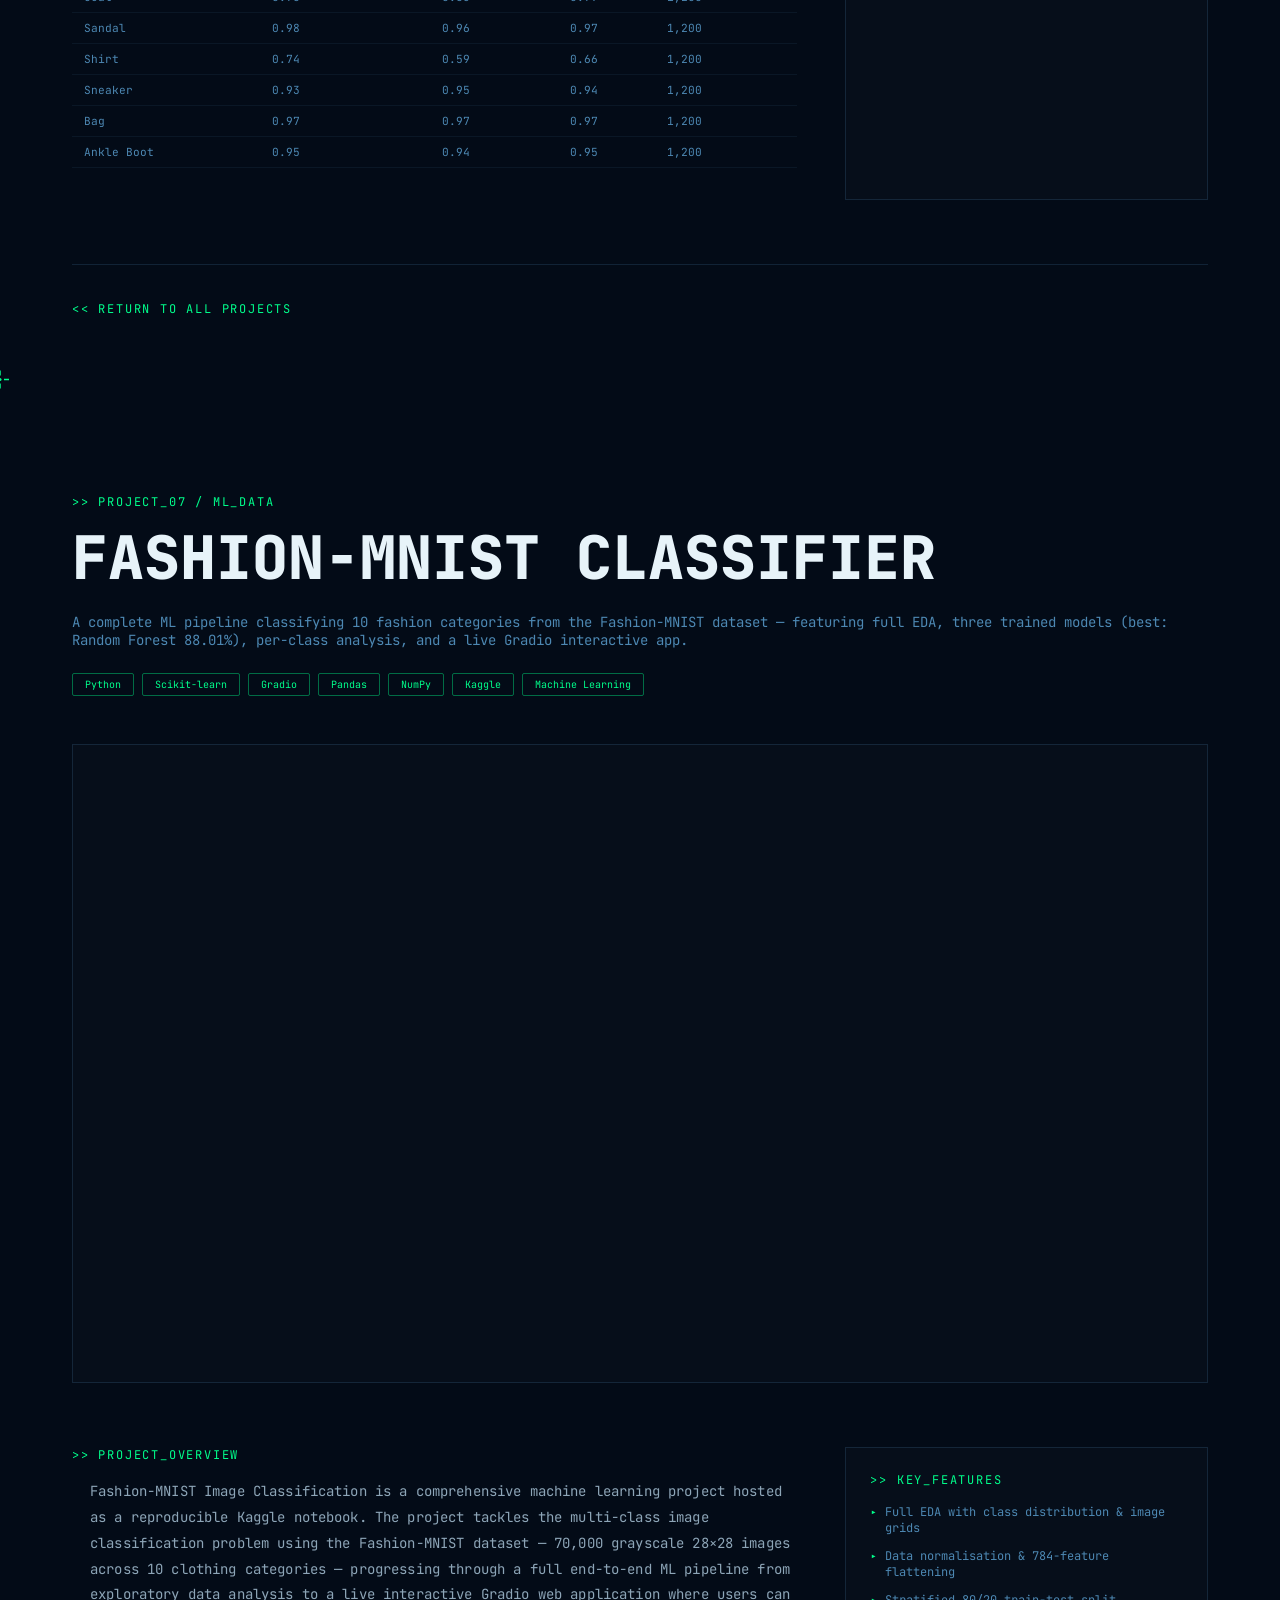
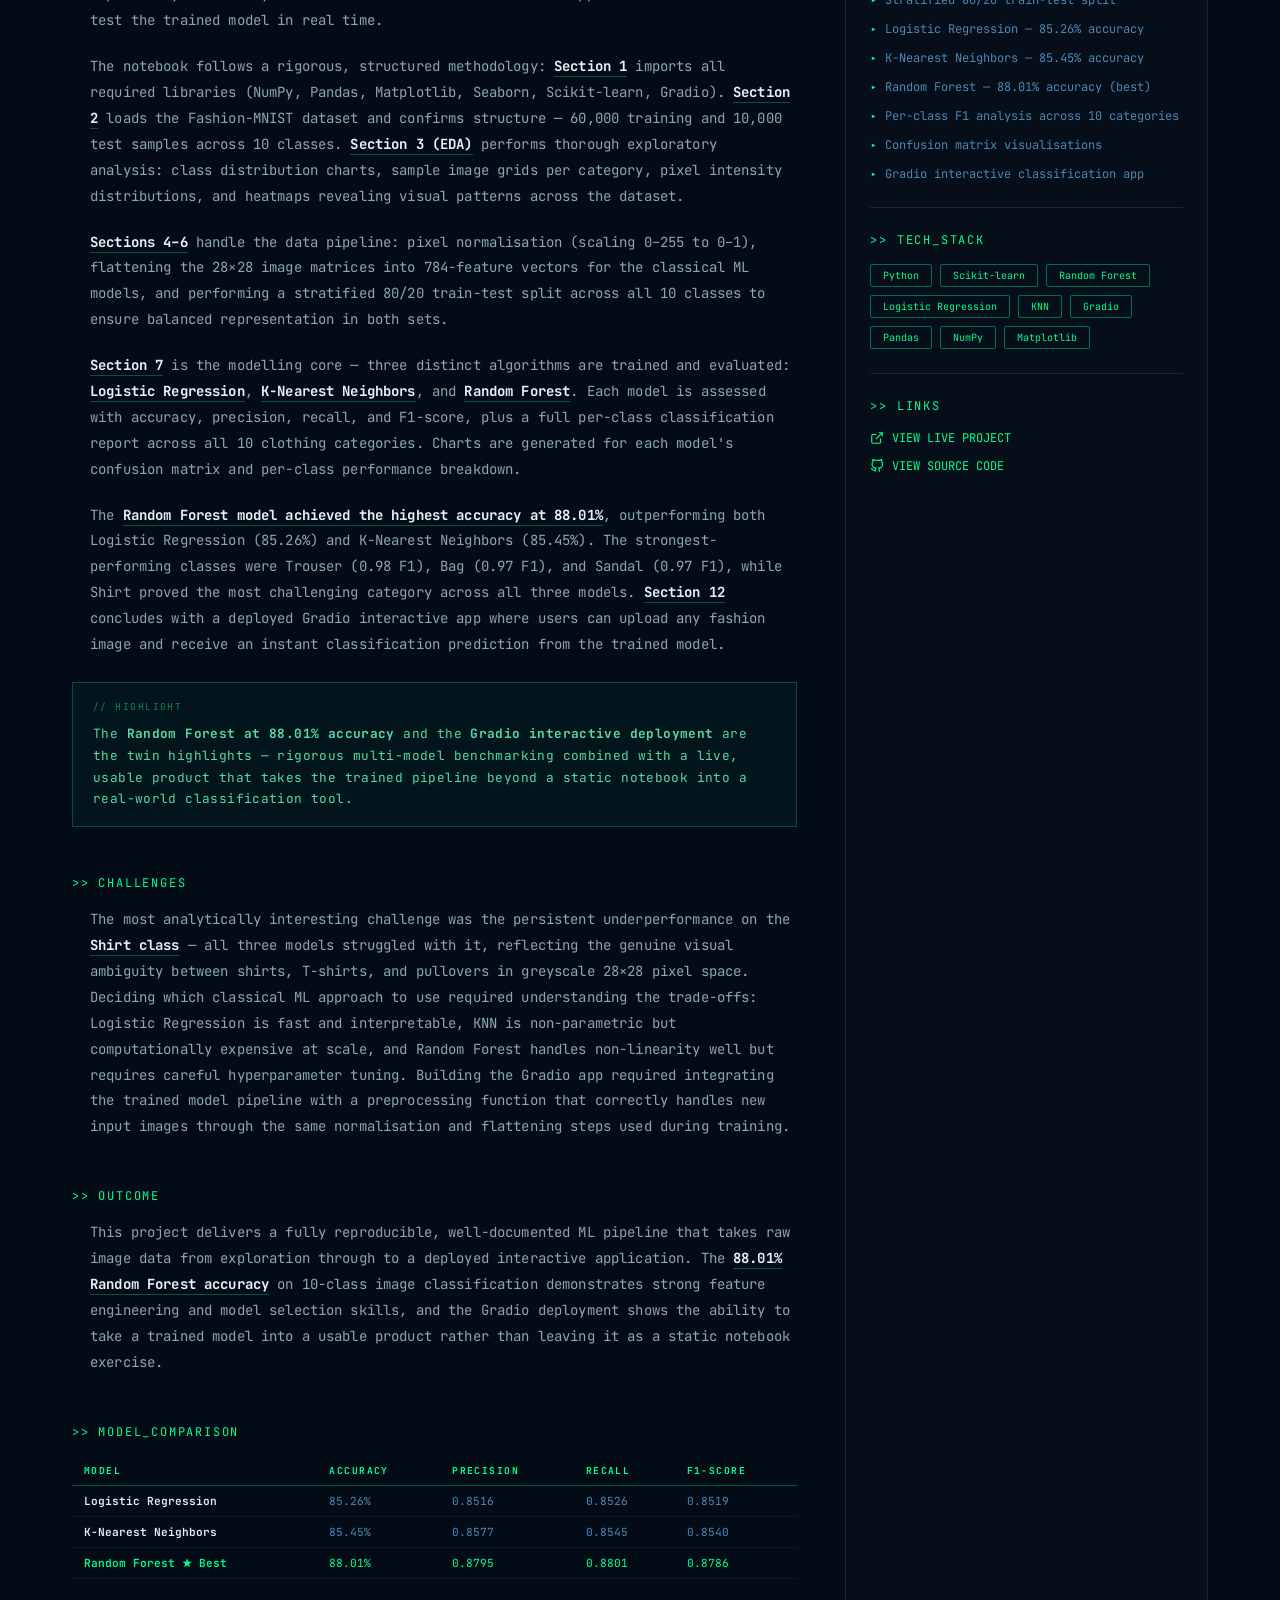
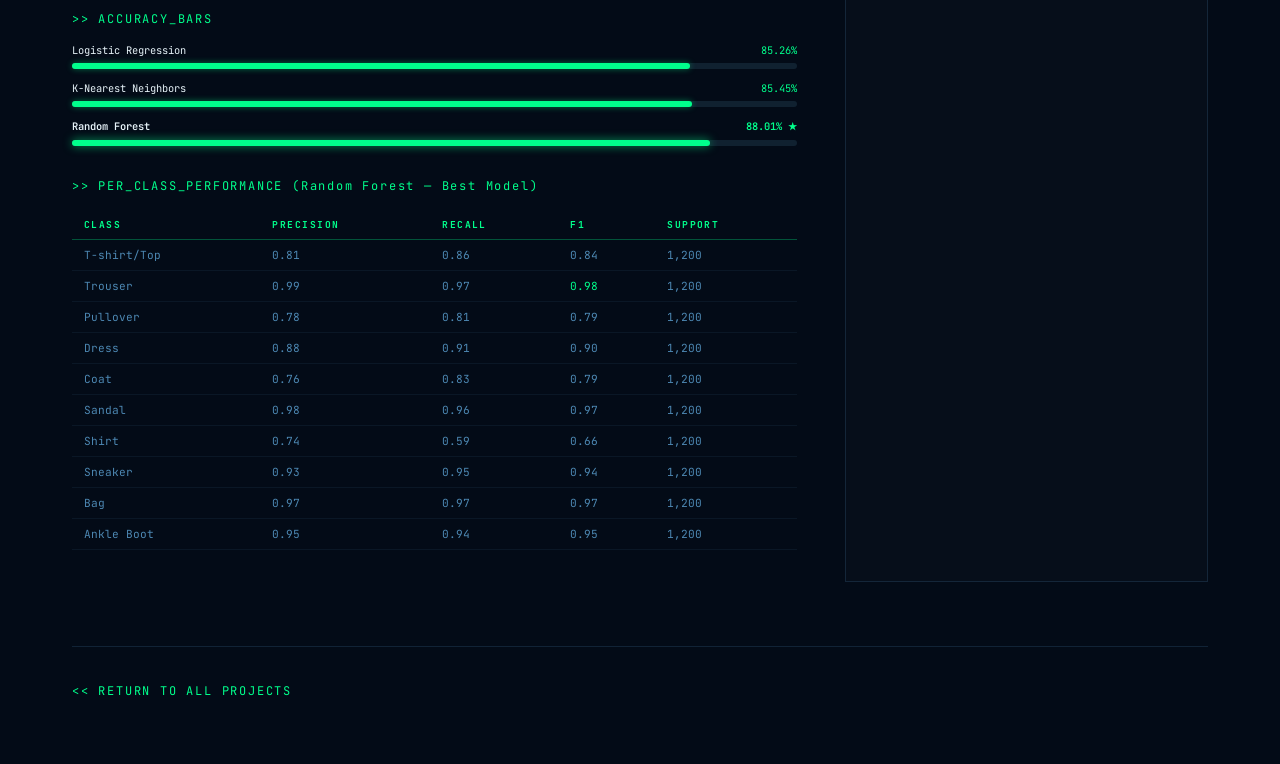
<file: project-7.html>
<!DOCTYPE html>
<html lang="en">
<head>
  <meta charset="UTF-8"/>
  <meta name="viewport" content="width=device-width, initial-scale=1.0"/>
  <title>FASHION-MNIST &mdash; Muhammad Tayyab</title>
  <link rel="stylesheet" href="styles.css"/>

<style>
/* Video embed container */
.video-embed-wrap {
  width:100%; aspect-ratio:16/9;
  border:1px solid hsla(205,40%,50%,0.2);
  background:hsla(215,50%,8%,0.5);
  margin-bottom:4rem; position:relative; overflow:hidden;
}
.video-embed-wrap video { width:100%; height:100%; object-fit:cover; display:block; }
.video-embed-wrap iframe { width:100%; height:100%; border:none; display:block; }
/* Metrics table */
.metrics-table { width:100%; border-collapse:collapse; font-size:0.7rem; margin:1rem 0; }
.metrics-table th { color:var(--primary); font-size:0.6rem; letter-spacing:0.15em; padding:0.5rem 0.75rem; border-bottom:1px solid hsla(153,100%,50%,0.3); text-align:left; }
.metrics-table td { padding:0.5rem 0.75rem; border-bottom:1px solid hsla(205,40%,50%,0.1); color:var(--secondary); }
.metrics-table tr:hover td { background:hsla(153,100%,50%,0.04); }
.metrics-table .model-name { color:var(--fg); font-weight:600; }
.metrics-table .best { color:var(--primary); }
.model-card { border:1px solid hsla(205,40%,50%,0.2); background:hsla(215,50%,8%,0.4); padding:1.25rem; margin-bottom:1rem; }
.model-card-title { color:var(--primary); font-size:0.7rem; letter-spacing:0.15em; margin-bottom:0.75rem; }
.acc-bar-wrap { background:hsla(205,40%,25%,0.4); height:6px; border-radius:3px; margin-top:0.4rem; }
.acc-bar { height:6px; border-radius:3px; background:var(--primary); box-shadow:0 0 6px hsla(153,100%,50%,0.4); transition:width 1.2s ease; }
.class-grid { display:grid; grid-template-columns:repeat(auto-fill,minmax(7rem,1fr)); gap:0.5rem; margin-top:0.5rem; }
.class-item { font-size:0.6rem; color:var(--secondary); }
.class-item span { color:var(--fg); }

/* ── Text Enhancement Styles (matching all other project pages) ── */
.detail-para {
  line-height: 1.85;
  letter-spacing: 0.01em;
  color: hsla(205, 30%, 70%, 0.9);
  border-left: 2px solid transparent;
  padding-left: 1rem;
  margin-bottom: 1.25rem;
  transition: border-color 0.3s ease, padding-left 0.3s ease;
}
.detail-para:hover {
  border-left-color: hsla(153, 100%, 50%, 0.4);
}

/* Strong tags glow on hover */
.detail-para strong {
  color: var(--fg);
  border-bottom: 1px solid hsla(153, 100%, 50%, 0.3);
  padding-bottom: 1px;
  transition: color 0.2s, text-shadow 0.2s;
}
.detail-para strong:hover {
  color: hsl(153, 100%, 60%);
  text-shadow: 0 0 8px hsla(153, 100%, 50%, 0.5);
  cursor: default;
}

/* First paragraph dropcap */
.detail-para:first-of-type::first-letter {
  float: left;
  font-size: 3rem;
  line-height: 1;
  color: hsl(153, 100%, 50%);
  font-family: 'JetBrains Mono', monospace;
  margin-right: 0.5rem;
  text-shadow: 0 0 20px hsla(153, 100%, 50%, 0.5);
}

/* Callout box for key highlights */
.detail-callout {
  border: 1px solid hsla(153, 100%, 50%, 0.25);
  background: hsla(153, 100%, 50%, 0.04);
  padding: 1rem 1.25rem;
  margin: 1.5rem 0;
  font-size: 0.8rem;
  color: hsla(153, 100%, 70%, 0.85);
  letter-spacing: 0.03em;
  line-height: 1.7;
  position: relative;
}
.detail-callout::before {
  content: '// HIGHLIGHT';
  display: block;
  font-size: 0.6rem;
  color: hsla(153, 100%, 50%, 0.5);
  letter-spacing: 0.15em;
  margin-bottom: 0.5rem;
}
</style>

</head>
<body class="scanlines">
<div id="scroll-progress"></div>
<div id="page-transition"></div>
<div id="cursor">
  <svg id="cursor-svg" width="32" height="32" viewBox="0 0 32 32">
    <circle cx="16" cy="16" r="1.5" fill="hsl(153,100%,50%)"/>
    <line id="c-top"    x1="16" y1="12" x2="16" y2="7"  stroke="hsl(153,100%,50%)" stroke-width="1.5"/>
    <line id="c-bottom" x1="16" y1="20" x2="16" y2="25" stroke="hsl(153,100%,50%)" stroke-width="1.5"/>
    <line id="c-left"   x1="12" y1="16" x2="7"  y2="16" stroke="hsl(153,100%,50%)" stroke-width="1.5"/>
    <line id="c-right"  x1="20" y1="16" x2="25" y2="16" stroke="hsl(153,100%,50%)" stroke-width="1.5"/>
  </svg>
</div>
<canvas id="particle-canvas"></canvas>
<nav id="navbar">
  <div class="nav-inner">
    <span style="color:var(--fg);font-size:0.95rem;letter-spacing:0.2em;text-transform:uppercase;font-family:'JetBrains Mono',monospace;font-weight:600;">Muhammad Tayyab</span>
    <a href="index.html" class="btn-resume" data-interactive style="text-decoration:none;display:inline-flex;align-items:center;gap:0.5rem;">&larr; BACK TO PORTFOLIO</a>
  </div>
</nav>
<div style="padding:7rem 0 4rem;position:relative;z-index:10;">
  <div class="container">
    <div style="margin-bottom:3rem;">
      <p class="section-tag">&gt;&gt; PROJECT_07 / ML_DATA</p>
      <h1 class="detail-h1">FASHION-MNIST CLASSIFIER</h1>
      <p style="color:var(--secondary);font-size:0.875rem;margin-bottom:1.5rem;">A complete ML pipeline classifying 10 fashion categories from the Fashion-MNIST dataset — featuring full EDA, three trained models (best: Random Forest 88.01%), per-class analysis, and a live Gradio interactive app.</p>
      <div class="detail-tags"><span class="detail-tag">Python</span><span class="detail-tag">Scikit-learn</span><span class="detail-tag">Gradio</span><span class="detail-tag">Pandas</span><span class="detail-tag">NumPy</span><span class="detail-tag">Kaggle</span><span class="detail-tag">Machine Learning</span></div>
    </div>

    <div class="video-embed-wrap">
      <iframe src="https://drive.google.com/file/d/1S84cKX4a53-VTR1ON6hNTyX8EF7z23xt/preview" title="Fashion-MNIST Walkthrough" frameborder="0" allow="autoplay" allowfullscreen></iframe>
    </div>

    <div class="detail-grid">
      <div>
        <p class="detail-section-label">&gt;&gt; PROJECT_OVERVIEW</p>
        <p class="detail-para">Fashion-MNIST Image Classification is a comprehensive machine learning project hosted as a reproducible Kaggle notebook. The project tackles the multi-class image classification problem using the Fashion-MNIST dataset — 70,000 grayscale 28×28 images across 10 clothing categories — progressing through a full end-to-end ML pipeline from exploratory data analysis to a live interactive Gradio web application where users can test the trained model in real time.</p>
        <p class="detail-para">The notebook follows a rigorous, structured methodology: <strong>Section 1</strong> imports all required libraries (NumPy, Pandas, Matplotlib, Seaborn, Scikit-learn, Gradio). <strong>Section 2</strong> loads the Fashion-MNIST dataset and confirms structure — 60,000 training and 10,000 test samples across 10 classes. <strong>Section 3 (EDA)</strong> performs thorough exploratory analysis: class distribution charts, sample image grids per category, pixel intensity distributions, and heatmaps revealing visual patterns across the dataset.</p>
        <p class="detail-para"><strong>Sections 4–6</strong> handle the data pipeline: pixel normalisation (scaling 0–255 to 0–1), flattening the 28×28 image matrices into 784-feature vectors for the classical ML models, and performing a stratified 80/20 train-test split across all 10 classes to ensure balanced representation in both sets.</p>
        <p class="detail-para"><strong>Section 7</strong> is the modelling core — three distinct algorithms are trained and evaluated: <strong>Logistic Regression</strong>, <strong>K-Nearest Neighbors</strong>, and <strong>Random Forest</strong>. Each model is assessed with accuracy, precision, recall, and F1-score, plus a full per-class classification report across all 10 clothing categories. Charts are generated for each model's confusion matrix and per-class performance breakdown.</p>
        <p class="detail-para">The <strong>Random Forest model achieved the highest accuracy at 88.01%</strong>, outperforming both Logistic Regression (85.26%) and K-Nearest Neighbors (85.45%). The strongest-performing classes were Trouser (0.98 F1), Bag (0.97 F1), and Sandal (0.97 F1), while Shirt proved the most challenging category across all three models. <strong>Section 12</strong> concludes with a deployed Gradio interactive app where users can upload any fashion image and receive an instant classification prediction from the trained model.</p>

        <div class="detail-callout">
          The <strong>Random Forest at 88.01% accuracy</strong> and the <strong>Gradio interactive deployment</strong> are the twin highlights — rigorous multi-model benchmarking combined with a live, usable product that takes the trained pipeline beyond a static notebook into a real-world classification tool.
        </div>

        <p class="detail-section-label" style="margin-top:3rem;">&gt;&gt; CHALLENGES</p>
        <p class="detail-para">The most analytically interesting challenge was the persistent underperformance on the <strong>Shirt class</strong> — all three models struggled with it, reflecting the genuine visual ambiguity between shirts, T-shirts, and pullovers in greyscale 28×28 pixel space. Deciding which classical ML approach to use required understanding the trade-offs: Logistic Regression is fast and interpretable, KNN is non-parametric but computationally expensive at scale, and Random Forest handles non-linearity well but requires careful hyperparameter tuning. Building the Gradio app required integrating the trained model pipeline with a preprocessing function that correctly handles new input images through the same normalisation and flattening steps used during training.</p>

        <p class="detail-section-label" style="margin-top:3rem;">&gt;&gt; OUTCOME</p>
        <p class="detail-para">This project delivers a fully reproducible, well-documented ML pipeline that takes raw image data from exploration through to a deployed interactive application. The <strong>88.01% Random Forest accuracy</strong> on 10-class image classification demonstrates strong feature engineering and model selection skills, and the Gradio deployment shows the ability to take a trained model into a usable product rather than leaving it as a static notebook exercise.</p>

        <p class="detail-section-label" style="margin-top:3rem;">&gt;&gt; MODEL_COMPARISON</p>
        <table class="metrics-table">
          <thead><tr><th>MODEL</th><th>ACCURACY</th><th>PRECISION</th><th>RECALL</th><th>F1-SCORE</th></tr></thead>
          <tbody>
            <tr><td class="model-name">Logistic Regression</td><td>85.26%</td><td>0.8516</td><td>0.8526</td><td>0.8519</td></tr>
            <tr><td class="model-name">K-Nearest Neighbors</td><td>85.45%</td><td>0.8577</td><td>0.8545</td><td>0.8540</td></tr>
            <tr><td class="model-name best">Random Forest ★ Best</td><td class="best">88.01%</td><td class="best">0.8795</td><td class="best">0.8801</td><td class="best">0.8786</td></tr>
          </tbody>
        </table>

        <p class="detail-section-label" style="margin-top:2rem;">&gt;&gt; ACCURACY_BARS</p>
        <div style="display:flex;flex-direction:column;gap:0.75rem;margin-bottom:2rem;">
          <div><div style="display:flex;justify-content:space-between;margin-bottom:0.3rem;font-size:0.65rem;"><span style="color:var(--fg)">Logistic Regression</span><span style="color:var(--primary)">85.26%</span></div><div class="acc-bar-wrap"><div class="acc-bar" data-width="85.26%" style="width:0%"></div></div></div>
          <div><div style="display:flex;justify-content:space-between;margin-bottom:0.3rem;font-size:0.65rem;"><span style="color:var(--fg)">K-Nearest Neighbors</span><span style="color:var(--primary)">85.45%</span></div><div class="acc-bar-wrap"><div class="acc-bar" data-width="85.45%" style="width:0%"></div></div></div>
          <div><div style="display:flex;justify-content:space-between;margin-bottom:0.3rem;font-size:0.65rem;"><span style="color:var(--fg);font-weight:600;">Random Forest</span><span style="color:var(--primary);font-weight:600;">88.01% ★</span></div><div class="acc-bar-wrap"><div class="acc-bar" data-width="88.01%" style="width:0%;box-shadow:0 0 10px hsla(153,100%,50%,0.6);"></div></div></div>
        </div>

        <p class="detail-section-label" style="margin-top:2rem;">&gt;&gt; PER_CLASS_PERFORMANCE (Random Forest — Best Model)</p>
        <table class="metrics-table" style="margin-bottom:2rem;">
          <thead><tr><th>CLASS</th><th>PRECISION</th><th>RECALL</th><th>F1</th><th>SUPPORT</th></tr></thead>
          <tbody>
            <tr><td>T-shirt/Top</td><td>0.81</td><td>0.86</td><td>0.84</td><td>1,200</td></tr>
            <tr><td>Trouser</td><td>0.99</td><td>0.97</td><td class="best">0.98</td><td>1,200</td></tr>
            <tr><td>Pullover</td><td>0.78</td><td>0.81</td><td>0.79</td><td>1,200</td></tr>
            <tr><td>Dress</td><td>0.88</td><td>0.91</td><td>0.90</td><td>1,200</td></tr>
            <tr><td>Coat</td><td>0.76</td><td>0.83</td><td>0.79</td><td>1,200</td></tr>
            <tr><td>Sandal</td><td>0.98</td><td>0.96</td><td>0.97</td><td>1,200</td></tr>
            <tr><td>Shirt</td><td>0.74</td><td>0.59</td><td>0.66</td><td>1,200</td></tr>
            <tr><td>Sneaker</td><td>0.93</td><td>0.95</td><td>0.94</td><td>1,200</td></tr>
            <tr><td>Bag</td><td>0.97</td><td>0.97</td><td>0.97</td><td>1,200</td></tr>
            <tr><td>Ankle Boot</td><td>0.95</td><td>0.94</td><td>0.95</td><td>1,200</td></tr>
          </tbody>
        </table>
      </div>

      <div class="detail-sidebar-box">
        <p class="detail-section-label">&gt;&gt; KEY_FEATURES</p>
        <div class="feature-item"><span class="feature-arrow">&#9656;</span>Full EDA with class distribution &amp; image grids</div>
        <div class="feature-item"><span class="feature-arrow">&#9656;</span>Data normalisation &amp; 784-feature flattening</div>
        <div class="feature-item"><span class="feature-arrow">&#9656;</span>Stratified 80/20 train-test split</div>
        <div class="feature-item"><span class="feature-arrow">&#9656;</span>Logistic Regression — 85.26% accuracy</div>
        <div class="feature-item"><span class="feature-arrow">&#9656;</span>K-Nearest Neighbors — 85.45% accuracy</div>
        <div class="feature-item"><span class="feature-arrow">&#9656;</span>Random Forest — 88.01% accuracy (best)</div>
        <div class="feature-item"><span class="feature-arrow">&#9656;</span>Per-class F1 analysis across 10 categories</div>
        <div class="feature-item"><span class="feature-arrow">&#9656;</span>Confusion matrix visualisations</div>
        <div class="feature-item"><span class="feature-arrow">&#9656;</span>Gradio interactive classification app</div>
        <hr class="sidebar-divider"/>
        <p class="detail-section-label">&gt;&gt; TECH_STACK</p>
        <div style="display:flex;flex-wrap:wrap;gap:0.5rem;margin-bottom:0.5rem;">
          <span class="detail-tag">Python</span>
          <span class="detail-tag">Scikit-learn</span>
          <span class="detail-tag">Random Forest</span>
          <span class="detail-tag">Logistic Regression</span>
          <span class="detail-tag">KNN</span>
          <span class="detail-tag">Gradio</span>
          <span class="detail-tag">Pandas</span>
          <span class="detail-tag">NumPy</span>
          <span class="detail-tag">Matplotlib</span>
        </div>
        <hr class="sidebar-divider"/>
        <p class="detail-section-label">&gt;&gt; LINKS</p>
        <a href="https://drive.google.com/file/d/1sSQHpXJQqOVbaZWsmTb13K0uWrcwbZc4/view?usp=sharing"
          target="_blank" rel="noopener noreferrer"
          class="detail-link-btn" data-interactive style="text-decoration:none;">
          <svg viewBox="0 0 24 24" fill="none" stroke="currentColor" stroke-width="2" style="width:14px;height:14px;"><path d="M18 13v6a2 2 0 0 1-2 2H5a2 2 0 0 1-2-2V8a2 2 0 0 1 2-2h6"/><polyline points="15 3 21 3 21 9"/><line x1="10" y1="14" x2="21" y2="3"/></svg>
          VIEW LIVE PROJECT
        </a>
        <a href="https://drive.google.com/file/d/1sSQHpXJQqOVbaZWsmTb13K0uWrcwbZc4/view?usp=sharing"
          target="_blank" rel="noopener noreferrer"
          class="detail-link-btn" data-interactive style="text-decoration:none;">
          <svg viewBox="0 0 24 24" fill="none" stroke="currentColor" stroke-width="2" style="width:14px;height:14px;"><path d="M9 19c-5 1.5-5-2.5-7-3m14 6v-3.87a3.37 3.37 0 0 0-.94-2.61c3.14-.35 6.44-1.54 6.44-7A5.44 5.44 0 0 0 20 4.77 5.07 5.07 0 0 0 19.91 1S18.73.65 16 2.48a13.38 13.38 0 0 0-7 0C6.27.65 5.09 1 5.09 1A5.07 5.07 0 0 0 5 4.77a5.44 5.44 0 0 0-1.5 3.78c0 5.42 3.3 6.61 6.44 7A3.37 3.37 0 0 0 9 18.13V22"/></svg>
          VIEW SOURCE CODE
        </a>
      </div>
    </div>

    <div style="margin-top:4rem;padding-top:2rem;border-top:1px solid hsla(205,40%,50%,0.2);">
      <a href="index.html" style="font-size:0.75rem;color:var(--primary);font-family:'JetBrains Mono',monospace;letter-spacing:0.15em;text-decoration:none;" data-interactive onmouseover="this.style.textShadow='0 0 10px hsla(153,100%,50%,0.5)'" onmouseout="this.style.textShadow='none'">&lt;&lt; RETURN TO ALL PROJECTS</a>
    </div>
  </div>
</div>
<button id="back-to-top" data-interactive title="Back to top" onclick="window.scrollTo({top:0,behavior:'smooth'})">
  <svg viewBox="0 0 24 24" fill="none" stroke="currentColor" stroke-width="2"><line x1="12" y1="19" x2="12" y2="5"/><polyline points="5 12 12 5 19 12"/></svg>
</button>
<script>
window.addEventListener('scroll',()=>{
  const d=document.documentElement.scrollHeight-window.innerHeight;
  document.getElementById('scroll-progress').style.width=(d>0?(window.scrollY/d)*100:0)+'%';
  document.getElementById('back-to-top').classList.toggle('visible',window.scrollY>400);
},{passive:true});
(function(){const c=document.getElementById('particle-canvas'),x=c.getContext('2d');let p=[];function r(){c.width=window.innerWidth;c.height=window.innerHeight;}r();window.addEventListener('resize',r,{passive:true});const n=Math.min(60,Math.floor(window.innerWidth/22));for(let i=0;i<n;i++)p.push({x:Math.random()*c.width,y:Math.random()*c.height,vx:(Math.random()-.5)*.3,vy:(Math.random()-.5)*.3,s:Math.random()*1.5+.5});function d(){x.clearRect(0,0,c.width,c.height);p.forEach((a,i)=>{a.x+=a.vx;a.y+=a.vy;if(a.x<0)a.x=c.width;if(a.x>c.width)a.x=0;if(a.y<0)a.y=c.height;if(a.y>c.height)a.y=0;x.beginPath();x.arc(a.x,a.y,a.s,0,Math.PI*2);x.fillStyle='rgba(0,255,136,0.3)';x.fill();for(let j=i+1;j<p.length;j++){const dx=a.x-p[j].x,dy=a.y-p[j].y,dist=Math.sqrt(dx*dx+dy*dy);if(dist<120){x.beginPath();x.moveTo(a.x,a.y);x.lineTo(p[j].x,p[j].y);x.strokeStyle=`rgba(0,255,136,${.08*(1-dist/120)})`;x.lineWidth=.5;x.stroke();}}});requestAnimationFrame(d);}d();})();
(function(){const cur=document.getElementById('cursor'),svg=document.getElementById('cursor-svg');let h=false;window.addEventListener('mousemove',e=>{cur.style.left=e.clientX+'px';cur.style.top=e.clientY+'px';});window.addEventListener('mouseover',e=>{const nh=!!e.target.closest('a,button,[role="button"],[data-interactive]');if(nh===h)return;h=nh;const sz=h?48:32,ll=h?8:5,c=sz/2;svg.setAttribute('width',sz);svg.setAttribute('height',sz);svg.setAttribute('viewBox',`0 0 ${sz} ${sz}`);svg.querySelector('circle').setAttribute('cx',c);svg.querySelector('circle').setAttribute('cy',c);const co={top:[c,c-4,c,c-4-ll],bottom:[c,c+4,c,c+4+ll],left:[c-4,c,c-4-ll,c],right:[c+4,c,c+4+ll,c]};Object.entries(co).forEach(([id,[x1,y1,x2,y2]])=>{const el=document.getElementById('c-'+id);el.setAttribute('x1',x1);el.setAttribute('y1',y1);el.setAttribute('x2',x2);el.setAttribute('y2',y2);});});})();
document.addEventListener('DOMContentLoaded',()=>{
  const ov=document.getElementById('page-transition');
  ov.style.opacity='1'; ov.style.transition='opacity 0.4s ease';
  requestAnimationFrame(()=>{ ov.style.opacity='0'; });
  document.querySelectorAll('.acc-bar[data-width]').forEach(b=>{
    setTimeout(()=>{ b.style.width=b.dataset.width; },400);
  });
});
document.querySelectorAll('a[href="index.html"]').forEach(a=>{
  a.addEventListener('click',e=>{
    e.preventDefault();
    const ov=document.getElementById('page-transition');
    ov.style.transition='opacity 0.35s ease'; ov.style.opacity='1';
    setTimeout(()=>window.location.href='index.html',360);
  });
});
</script>
</body>
</html>
<!DOCTYPE html>
<html lang="en">
<head>
  <meta charset="UTF-8"/>
  <meta name="viewport" content="width=device-width, initial-scale=1.0"/>
  <title>FASHION-MNIST &mdash; Muhammad Tayyab</title>
  <link rel="stylesheet" href="styles.css"/>

<style>
/* Video embed container */
.video-embed-wrap {
  width:100%; aspect-ratio:16/9;
  border:1px solid hsla(205,40%,50%,0.2);
  background:hsla(215,50%,8%,0.5);
  margin-bottom:4rem; position:relative; overflow:hidden;
}
.video-embed-wrap video { width:100%; height:100%; object-fit:cover; display:block; }
.video-embed-wrap iframe { width:100%; height:100%; border:none; display:block; }
/* Metrics table */
.metrics-table { width:100%; border-collapse:collapse; font-size:0.7rem; margin:1rem 0; }
.metrics-table th { color:var(--primary); font-size:0.6rem; letter-spacing:0.15em; padding:0.5rem 0.75rem; border-bottom:1px solid hsla(153,100%,50%,0.3); text-align:left; }
.metrics-table td { padding:0.5rem 0.75rem; border-bottom:1px solid hsla(205,40%,50%,0.1); color:var(--secondary); }
.metrics-table tr:hover td { background:hsla(153,100%,50%,0.04); }
.metrics-table .model-name { color:var(--fg); font-weight:600; }
.metrics-table .best { color:var(--primary); }
.model-card { border:1px solid hsla(205,40%,50%,0.2); background:hsla(215,50%,8%,0.4); padding:1.25rem; margin-bottom:1rem; }
.model-card-title { color:var(--primary); font-size:0.7rem; letter-spacing:0.15em; margin-bottom:0.75rem; }
.acc-bar-wrap { background:hsla(205,40%,25%,0.4); height:6px; border-radius:3px; margin-top:0.4rem; }
.acc-bar { height:6px; border-radius:3px; background:var(--primary); box-shadow:0 0 6px hsla(153,100%,50%,0.4); transition:width 1.2s ease; }
.class-grid { display:grid; grid-template-columns:repeat(auto-fill,minmax(7rem,1fr)); gap:0.5rem; margin-top:0.5rem; }
.class-item { font-size:0.6rem; color:var(--secondary); }
.class-item span { color:var(--fg); }

/* ── Text Enhancement Styles (matching all other project pages) ── */
.detail-para {
  line-height: 1.85;
  letter-spacing: 0.01em;
  color: hsla(205, 30%, 70%, 0.9);
  border-left: 2px solid transparent;
  padding-left: 1rem;
  margin-bottom: 1.25rem;
  transition: border-color 0.3s ease, padding-left 0.3s ease;
}
.detail-para:hover {
  border-left-color: hsla(153, 100%, 50%, 0.4);
}

/* Strong tags glow on hover */
.detail-para strong {
  color: var(--fg);
  border-bottom: 1px solid hsla(153, 100%, 50%, 0.3);
  padding-bottom: 1px;
  transition: color 0.2s, text-shadow 0.2s;
}
.detail-para strong:hover {
  color: hsl(153, 100%, 60%);
  text-shadow: 0 0 8px hsla(153, 100%, 50%, 0.5);
  cursor: default;
}

/* First paragraph dropcap */
.detail-para:first-of-type::first-letter {
  float: left;
  font-size: 3rem;
  line-height: 1;
  color: hsl(153, 100%, 50%);
  font-family: 'JetBrains Mono', monospace;
  margin-right: 0.5rem;
  text-shadow: 0 0 20px hsla(153, 100%, 50%, 0.5);
}

/* Callout box for key highlights */
.detail-callout {
  border: 1px solid hsla(153, 100%, 50%, 0.25);
  background: hsla(153, 100%, 50%, 0.04);
  padding: 1rem 1.25rem;
  margin: 1.5rem 0;
  font-size: 0.8rem;
  color: hsla(153, 100%, 70%, 0.85);
  letter-spacing: 0.03em;
  line-height: 1.7;
  position: relative;
}
.detail-callout::before {
  content: '// HIGHLIGHT';
  display: block;
  font-size: 0.6rem;
  color: hsla(153, 100%, 50%, 0.5);
  letter-spacing: 0.15em;
  margin-bottom: 0.5rem;
}
</style>

</head>
<body class="scanlines">
<div id="scroll-progress"></div>
<div id="page-transition"></div>
<div id="cursor">
  <svg id="cursor-svg" width="32" height="32" viewBox="0 0 32 32">
    <circle cx="16" cy="16" r="1.5" fill="hsl(153,100%,50%)"/>
    <line id="c-top"    x1="16" y1="12" x2="16" y2="7"  stroke="hsl(153,100%,50%)" stroke-width="1.5"/>
    <line id="c-bottom" x1="16" y1="20" x2="16" y2="25" stroke="hsl(153,100%,50%)" stroke-width="1.5"/>
    <line id="c-left"   x1="12" y1="16" x2="7"  y2="16" stroke="hsl(153,100%,50%)" stroke-width="1.5"/>
    <line id="c-right"  x1="20" y1="16" x2="25" y2="16" stroke="hsl(153,100%,50%)" stroke-width="1.5"/>
  </svg>
</div>
<canvas id="particle-canvas"></canvas>
<nav id="navbar">
  <div class="nav-inner">
    <span style="color:var(--fg);font-size:0.95rem;letter-spacing:0.2em;text-transform:uppercase;font-family:'JetBrains Mono',monospace;font-weight:600;">Muhammad Tayyab</span>
    <a href="index.html" class="btn-resume" data-interactive style="text-decoration:none;display:inline-flex;align-items:center;gap:0.5rem;">&larr; BACK TO PORTFOLIO</a>
  </div>
</nav>
<div style="padding:7rem 0 4rem;position:relative;z-index:10;">
  <div class="container">
    <div style="margin-bottom:3rem;">
      <p class="section-tag">&gt;&gt; PROJECT_07 / ML_DATA</p>
      <h1 class="detail-h1">FASHION-MNIST CLASSIFIER</h1>
      <p style="color:var(--secondary);font-size:0.875rem;margin-bottom:1.5rem;">A complete ML pipeline classifying 10 fashion categories from the Fashion-MNIST dataset — featuring full EDA, three trained models (best: Random Forest 88.01%), per-class analysis, and a live Gradio interactive app.</p>
      <div class="detail-tags"><span class="detail-tag">Python</span><span class="detail-tag">Scikit-learn</span><span class="detail-tag">Gradio</span><span class="detail-tag">Pandas</span><span class="detail-tag">NumPy</span><span class="detail-tag">Kaggle</span><span class="detail-tag">Machine Learning</span></div>
    </div>

    <div class="video-embed-wrap">
      <iframe src="https://drive.google.com/file/d/1S84cKX4a53-VTR1ON6hNTyX8EF7z23xt/preview" title="Fashion-MNIST Walkthrough" frameborder="0" allow="autoplay" allowfullscreen></iframe>
    </div>

    <div class="detail-grid">
      <div>
        <p class="detail-section-label">&gt;&gt; PROJECT_OVERVIEW</p>
        <p class="detail-para">Fashion-MNIST Image Classification is a comprehensive machine learning project hosted as a reproducible Kaggle notebook. The project tackles the multi-class image classification problem using the Fashion-MNIST dataset — 70,000 grayscale 28×28 images across 10 clothing categories — progressing through a full end-to-end ML pipeline from exploratory data analysis to a live interactive Gradio web application where users can test the trained model in real time.</p>
        <p class="detail-para">The notebook follows a rigorous, structured methodology: <strong>Section 1</strong> imports all required libraries (NumPy, Pandas, Matplotlib, Seaborn, Scikit-learn, Gradio). <strong>Section 2</strong> loads the Fashion-MNIST dataset and confirms structure — 60,000 training and 10,000 test samples across 10 classes. <strong>Section 3 (EDA)</strong> performs thorough exploratory analysis: class distribution charts, sample image grids per category, pixel intensity distributions, and heatmaps revealing visual patterns across the dataset.</p>
        <p class="detail-para"><strong>Sections 4–6</strong> handle the data pipeline: pixel normalisation (scaling 0–255 to 0–1), flattening the 28×28 image matrices into 784-feature vectors for the classical ML models, and performing a stratified 80/20 train-test split across all 10 classes to ensure balanced representation in both sets.</p>
        <p class="detail-para"><strong>Section 7</strong> is the modelling core — three distinct algorithms are trained and evaluated: <strong>Logistic Regression</strong>, <strong>K-Nearest Neighbors</strong>, and <strong>Random Forest</strong>. Each model is assessed with accuracy, precision, recall, and F1-score, plus a full per-class classification report across all 10 clothing categories. Charts are generated for each model's confusion matrix and per-class performance breakdown.</p>
        <p class="detail-para">The <strong>Random Forest model achieved the highest accuracy at 88.01%</strong>, outperforming both Logistic Regression (85.26%) and K-Nearest Neighbors (85.45%). The strongest-performing classes were Trouser (0.98 F1), Bag (0.97 F1), and Sandal (0.97 F1), while Shirt proved the most challenging category across all three models. <strong>Section 12</strong> concludes with a deployed Gradio interactive app where users can upload any fashion image and receive an instant classification prediction from the trained model.</p>

        <div class="detail-callout">
          The <strong>Random Forest at 88.01% accuracy</strong> and the <strong>Gradio interactive deployment</strong> are the twin highlights — rigorous multi-model benchmarking combined with a live, usable product that takes the trained pipeline beyond a static notebook into a real-world classification tool.
        </div>

        <p class="detail-section-label" style="margin-top:3rem;">&gt;&gt; CHALLENGES</p>
        <p class="detail-para">The most analytically interesting challenge was the persistent underperformance on the <strong>Shirt class</strong> — all three models struggled with it, reflecting the genuine visual ambiguity between shirts, T-shirts, and pullovers in greyscale 28×28 pixel space. Deciding which classical ML approach to use required understanding the trade-offs: Logistic Regression is fast and interpretable, KNN is non-parametric but computationally expensive at scale, and Random Forest handles non-linearity well but requires careful hyperparameter tuning. Building the Gradio app required integrating the trained model pipeline with a preprocessing function that correctly handles new input images through the same normalisation and flattening steps used during training.</p>

        <p class="detail-section-label" style="margin-top:3rem;">&gt;&gt; OUTCOME</p>
        <p class="detail-para">This project delivers a fully reproducible, well-documented ML pipeline that takes raw image data from exploration through to a deployed interactive application. The <strong>88.01% Random Forest accuracy</strong> on 10-class image classification demonstrates strong feature engineering and model selection skills, and the Gradio deployment shows the ability to take a trained model into a usable product rather than leaving it as a static notebook exercise.</p>

        <p class="detail-section-label" style="margin-top:3rem;">&gt;&gt; MODEL_COMPARISON</p>
        <table class="metrics-table">
          <thead><tr><th>MODEL</th><th>ACCURACY</th><th>PRECISION</th><th>RECALL</th><th>F1-SCORE</th></tr></thead>
          <tbody>
            <tr><td class="model-name">Logistic Regression</td><td>85.26%</td><td>0.8516</td><td>0.8526</td><td>0.8519</td></tr>
            <tr><td class="model-name">K-Nearest Neighbors</td><td>85.45%</td><td>0.8577</td><td>0.8545</td><td>0.8540</td></tr>
            <tr><td class="model-name best">Random Forest ★ Best</td><td class="best">88.01%</td><td class="best">0.8795</td><td class="best">0.8801</td><td class="best">0.8786</td></tr>
          </tbody>
        </table>

        <p class="detail-section-label" style="margin-top:2rem;">&gt;&gt; ACCURACY_BARS</p>
        <div style="display:flex;flex-direction:column;gap:0.75rem;margin-bottom:2rem;">
          <div><div style="display:flex;justify-content:space-between;margin-bottom:0.3rem;font-size:0.65rem;"><span style="color:var(--fg)">Logistic Regression</span><span style="color:var(--primary)">85.26%</span></div><div class="acc-bar-wrap"><div class="acc-bar" data-width="85.26%" style="width:0%"></div></div></div>
          <div><div style="display:flex;justify-content:space-between;margin-bottom:0.3rem;font-size:0.65rem;"><span style="color:var(--fg)">K-Nearest Neighbors</span><span style="color:var(--primary)">85.45%</span></div><div class="acc-bar-wrap"><div class="acc-bar" data-width="85.45%" style="width:0%"></div></div></div>
          <div><div style="display:flex;justify-content:space-between;margin-bottom:0.3rem;font-size:0.65rem;"><span style="color:var(--fg);font-weight:600;">Random Forest</span><span style="color:var(--primary);font-weight:600;">88.01% ★</span></div><div class="acc-bar-wrap"><div class="acc-bar" data-width="88.01%" style="width:0%;box-shadow:0 0 10px hsla(153,100%,50%,0.6);"></div></div></div>
        </div>

        <p class="detail-section-label" style="margin-top:2rem;">&gt;&gt; PER_CLASS_PERFORMANCE (Random Forest — Best Model)</p>
        <table class="metrics-table" style="margin-bottom:2rem;">
          <thead><tr><th>CLASS</th><th>PRECISION</th><th>RECALL</th><th>F1</th><th>SUPPORT</th></tr></thead>
          <tbody>
            <tr><td>T-shirt/Top</td><td>0.81</td><td>0.86</td><td>0.84</td><td>1,200</td></tr>
            <tr><td>Trouser</td><td>0.99</td><td>0.97</td><td class="best">0.98</td><td>1,200</td></tr>
            <tr><td>Pullover</td><td>0.78</td><td>0.81</td><td>0.79</td><td>1,200</td></tr>
            <tr><td>Dress</td><td>0.88</td><td>0.91</td><td>0.90</td><td>1,200</td></tr>
            <tr><td>Coat</td><td>0.76</td><td>0.83</td><td>0.79</td><td>1,200</td></tr>
            <tr><td>Sandal</td><td>0.98</td><td>0.96</td><td>0.97</td><td>1,200</td></tr>
            <tr><td>Shirt</td><td>0.74</td><td>0.59</td><td>0.66</td><td>1,200</td></tr>
            <tr><td>Sneaker</td><td>0.93</td><td>0.95</td><td>0.94</td><td>1,200</td></tr>
            <tr><td>Bag</td><td>0.97</td><td>0.97</td><td>0.97</td><td>1,200</td></tr>
            <tr><td>Ankle Boot</td><td>0.95</td><td>0.94</td><td>0.95</td><td>1,200</td></tr>
          </tbody>
        </table>
      </div>

      <div class="detail-sidebar-box">
        <p class="detail-section-label">&gt;&gt; KEY_FEATURES</p>
        <div class="feature-item"><span class="feature-arrow">&#9656;</span>Full EDA with class distribution &amp; image grids</div>
        <div class="feature-item"><span class="feature-arrow">&#9656;</span>Data normalisation &amp; 784-feature flattening</div>
        <div class="feature-item"><span class="feature-arrow">&#9656;</span>Stratified 80/20 train-test split</div>
        <div class="feature-item"><span class="feature-arrow">&#9656;</span>Logistic Regression — 85.26% accuracy</div>
        <div class="feature-item"><span class="feature-arrow">&#9656;</span>K-Nearest Neighbors — 85.45% accuracy</div>
        <div class="feature-item"><span class="feature-arrow">&#9656;</span>Random Forest — 88.01% accuracy (best)</div>
        <div class="feature-item"><span class="feature-arrow">&#9656;</span>Per-class F1 analysis across 10 categories</div>
        <div class="feature-item"><span class="feature-arrow">&#9656;</span>Confusion matrix visualisations</div>
        <div class="feature-item"><span class="feature-arrow">&#9656;</span>Gradio interactive classification app</div>
        <hr class="sidebar-divider"/>
        <p class="detail-section-label">&gt;&gt; TECH_STACK</p>
        <div style="display:flex;flex-wrap:wrap;gap:0.5rem;margin-bottom:0.5rem;">
          <span class="detail-tag">Python</span>
          <span class="detail-tag">Scikit-learn</span>
          <span class="detail-tag">Random Forest</span>
          <span class="detail-tag">Logistic Regression</span>
          <span class="detail-tag">KNN</span>
          <span class="detail-tag">Gradio</span>
          <span class="detail-tag">Pandas</span>
          <span class="detail-tag">NumPy</span>
          <span class="detail-tag">Matplotlib</span>
        </div>
        <hr class="sidebar-divider"/>
        <p class="detail-section-label">&gt;&gt; LINKS</p>
        <a href="https://drive.google.com/file/d/1sSQHpXJQqOVbaZWsmTb13K0uWrcwbZc4/view?usp=sharing"
          target="_blank" rel="noopener noreferrer"
          class="detail-link-btn" data-interactive style="text-decoration:none;">
          <svg viewBox="0 0 24 24" fill="none" stroke="currentColor" stroke-width="2" style="width:14px;height:14px;"><path d="M18 13v6a2 2 0 0 1-2 2H5a2 2 0 0 1-2-2V8a2 2 0 0 1 2-2h6"/><polyline points="15 3 21 3 21 9"/><line x1="10" y1="14" x2="21" y2="3"/></svg>
          VIEW LIVE PROJECT
        </a>
        <a href="https://drive.google.com/file/d/1sSQHpXJQqOVbaZWsmTb13K0uWrcwbZc4/view?usp=sharing"
          target="_blank" rel="noopener noreferrer"
          class="detail-link-btn" data-interactive style="text-decoration:none;">
          <svg viewBox="0 0 24 24" fill="none" stroke="currentColor" stroke-width="2" style="width:14px;height:14px;"><path d="M9 19c-5 1.5-5-2.5-7-3m14 6v-3.87a3.37 3.37 0 0 0-.94-2.61c3.14-.35 6.44-1.54 6.44-7A5.44 5.44 0 0 0 20 4.77 5.07 5.07 0 0 0 19.91 1S18.73.65 16 2.48a13.38 13.38 0 0 0-7 0C6.27.65 5.09 1 5.09 1A5.07 5.07 0 0 0 5 4.77a5.44 5.44 0 0 0-1.5 3.78c0 5.42 3.3 6.61 6.44 7A3.37 3.37 0 0 0 9 18.13V22"/></svg>
          VIEW SOURCE CODE
        </a>
      </div>
    </div>

    <div style="margin-top:4rem;padding-top:2rem;border-top:1px solid hsla(205,40%,50%,0.2);">
      <a href="index.html" style="font-size:0.75rem;color:var(--primary);font-family:'JetBrains Mono',monospace;letter-spacing:0.15em;text-decoration:none;" data-interactive onmouseover="this.style.textShadow='0 0 10px hsla(153,100%,50%,0.5)'" onmouseout="this.style.textShadow='none'">&lt;&lt; RETURN TO ALL PROJECTS</a>
    </div>
  </div>
</div>
<button id="back-to-top" data-interactive title="Back to top" onclick="window.scrollTo({top:0,behavior:'smooth'})">
  <svg viewBox="0 0 24 24" fill="none" stroke="currentColor" stroke-width="2"><line x1="12" y1="19" x2="12" y2="5"/><polyline points="5 12 12 5 19 12"/></svg>
</button>
<script>
window.addEventListener('scroll',()=>{
  const d=document.documentElement.scrollHeight-window.innerHeight;
  document.getElementById('scroll-progress').style.width=(d>0?(window.scrollY/d)*100:0)+'%';
  document.getElementById('back-to-top').classList.toggle('visible',window.scrollY>400);
},{passive:true});
(function(){const c=document.getElementById('particle-canvas'),x=c.getContext('2d');let p=[];function r(){c.width=window.innerWidth;c.height=window.innerHeight;}r();window.addEventListener('resize',r,{passive:true});const n=Math.min(60,Math.floor(window.innerWidth/22));for(let i=0;i<n;i++)p.push({x:Math.random()*c.width,y:Math.random()*c.height,vx:(Math.random()-.5)*.3,vy:(Math.random()-.5)*.3,s:Math.random()*1.5+.5});function d(){x.clearRect(0,0,c.width,c.height);p.forEach((a,i)=>{a.x+=a.vx;a.y+=a.vy;if(a.x<0)a.x=c.width;if(a.x>c.width)a.x=0;if(a.y<0)a.y=c.height;if(a.y>c.height)a.y=0;x.beginPath();x.arc(a.x,a.y,a.s,0,Math.PI*2);x.fillStyle='rgba(0,255,136,0.3)';x.fill();for(let j=i+1;j<p.length;j++){const dx=a.x-p[j].x,dy=a.y-p[j].y,dist=Math.sqrt(dx*dx+dy*dy);if(dist<120){x.beginPath();x.moveTo(a.x,a.y);x.lineTo(p[j].x,p[j].y);x.strokeStyle=`rgba(0,255,136,${.08*(1-dist/120)})`;x.lineWidth=.5;x.stroke();}}});requestAnimationFrame(d);}d();})();
(function(){const cur=document.getElementById('cursor'),svg=document.getElementById('cursor-svg');let h=false;window.addEventListener('mousemove',e=>{cur.style.left=e.clientX+'px';cur.style.top=e.clientY+'px';});window.addEventListener('mouseover',e=>{const nh=!!e.target.closest('a,button,[role="button"],[data-interactive]');if(nh===h)return;h=nh;const sz=h?48:32,ll=h?8:5,c=sz/2;svg.setAttribute('width',sz);svg.setAttribute('height',sz);svg.setAttribute('viewBox',`0 0 ${sz} ${sz}`);svg.querySelector('circle').setAttribute('cx',c);svg.querySelector('circle').setAttribute('cy',c);const co={top:[c,c-4,c,c-4-ll],bottom:[c,c+4,c,c+4+ll],left:[c-4,c,c-4-ll,c],right:[c+4,c,c+4+ll,c]};Object.entries(co).forEach(([id,[x1,y1,x2,y2]])=>{const el=document.getElementById('c-'+id);el.setAttribute('x1',x1);el.setAttribute('y1',y1);el.setAttribute('x2',x2);el.setAttribute('y2',y2);});});})();
document.addEventListener('DOMContentLoaded',()=>{
  const ov=document.getElementById('page-transition');
  ov.style.opacity='1'; ov.style.transition='opacity 0.4s ease';
  requestAnimationFrame(()=>{ ov.style.opacity='0'; });
  document.querySelectorAll('.acc-bar[data-width]').forEach(b=>{
    setTimeout(()=>{ b.style.width=b.dataset.width; },400);
  });
});
document.querySelectorAll('a[href="index.html"]').forEach(a=>{
  a.addEventListener('click',e=>{
    e.preventDefault();
    const ov=document.getElementById('page-transition');
    ov.style.transition='opacity 0.35s ease'; ov.style.opacity='1';
    setTimeout(()=>window.location.href='index.html',360);
  });
});
</script>
</body>
</html>
</file>
<file: styles.css>
/* ======================== GOOGLE FONTS ======================== */
@import url('https://fonts.googleapis.com/css2?family=JetBrains+Mono:wght@300;400;500;600;700;800&display=swap');

/* ======================== CSS VARIABLES ======================== */
:root {
  --bg:         hsl(215, 80%, 5%);
  --fg:         hsl(200, 60%, 94%);
  --card:       hsl(215, 50%, 8%);
  --primary:    hsl(153, 100%, 50%);
  --secondary:  hsl(205, 40%, 50%);
  --muted:      hsl(215, 40%, 12%);
  --border:     hsl(205, 40%, 25%);
  --near-black: hsl(215, 70%, 4%);
}

/* ======================== RESET & BASE ======================== */
*, *::before, *::after {
  box-sizing: border-box;
  margin: 0;
  padding: 0;
  cursor: none !important;
  border-color: var(--border);
}
html { scroll-behavior: smooth; }
body {
  font-family: 'JetBrains Mono', monospace;
  background: var(--bg);
  color: var(--fg);
  min-height: 100vh;
  overflow-x: hidden;
}
a      { text-decoration: none; color: inherit; }
button { border: none; background: none; font-family: inherit; font-size: inherit; }
img    { display: block; max-width: 100%; }

/* ======================== UTILITIES ======================== */
.text-green         { color: var(--primary); }
.text-blue          { color: var(--secondary); }
.glow-green         { box-shadow: 0 0 15px hsla(153,100%,50%,0.3), 0 0 30px hsla(153,100%,50%,0.1); }
.glow-green-intense { box-shadow: 0 0 20px hsla(153,100%,50%,0.5), 0 0 40px hsla(153,100%,50%,0.2); }
.text-glow-green    { text-shadow: 0 0 10px hsla(153,100%,50%,0.5), 0 0 20px hsla(153,100%,50%,0.3); }
.hexagon-clip       { clip-path: polygon(50% 0%, 100% 25%, 100% 75%, 50% 100%, 0% 75%, 0% 25%); }
.container          { width: 100%; max-width: 1200px; margin: 0 auto; padding: 0 2rem; }
@media (max-width: 640px) { .container { padding: 0 1rem; } }

/* ======================== SCROLL PROGRESS ======================== */
#scroll-progress {
  position: fixed; top: 0; left: 0;
  height: 2px; width: 0%;
  background: var(--primary);
  z-index: 10000;
  transition: width 0.1s linear;
  box-shadow: 0 0 8px hsla(153,100%,50%,0.6);
}

/* ======================== SCANLINES ======================== */
@keyframes scanline {
  0%   { transform: translateY(-100%); }
  100% { transform: translateY(100vh); }
}
.scanlines::after {
  content: '';
  position: fixed; top: 0; left: 0; width: 100%; height: 200%;
  background: repeating-linear-gradient(
    0deg,
    transparent, transparent 2px,
    hsla(153,100%,50%,0.015) 2px,
    hsla(153,100%,50%,0.015) 4px
  );
  animation: scanline 8s linear infinite;
  pointer-events: none;
  z-index: 9998;
}

/* ======================== CUSTOM CURSOR ======================== */
#cursor {
  position: fixed; pointer-events: none;
  z-index: 10001; display: none;
  transform: translate(-50%, -50%);
}
@media (min-width: 768px) { #cursor { display: block; } }

/* ======================== LOADING SCREEN ======================== */
#loading-screen {
  position: fixed; inset: 0; z-index: 10002;
  display: flex; flex-direction: column;
  align-items: center; justify-content: center;
  background: var(--near-black);
}
#loading-top,
#loading-bottom {
  position: fixed; left: 0; right: 0;
  z-index: 10002; background: var(--near-black);
  display: none;
}
#loading-top    { top: 0;    height: 50%; }
#loading-bottom { bottom: 0; height: 50%; }
#loading-top.split    { display: block; animation: splitUp   0.6s cubic-bezier(0.76,0,0.24,1) forwards; }
#loading-bottom.split { display: block; animation: splitDown 0.6s cubic-bezier(0.76,0,0.24,1) forwards; }
@keyframes splitUp   { from { transform: translateY(0); } to { transform: translateY(-100%); } }
@keyframes splitDown { from { transform: translateY(0); } to { transform: translateY(100%);  } }

/* CSS-driven ring spin so it animates even before JS parses */
@keyframes ring-spin {
  0%   { stroke-dashoffset: 270; }
  50%  { stroke-dashoffset: 70;  }
  100% { stroke-dashoffset: 270; }
}
#loading-ring {
  animation: ring-spin 1.6s ease-in-out infinite;
}

/* ======================== PAGE TRANSITION ======================== */
#page-transition {
  position: fixed; inset: 0; z-index: 9999;
  background: var(--near-black);
  pointer-events: none; opacity: 0;
  transition: opacity 0.35s ease;
}
#page-transition.fade-in  { opacity: 1; pointer-events: all; }
#page-transition.fade-out { opacity: 0; }

/* ======================== KEYFRAMES ======================== */
@keyframes blink { 0%, 100% { opacity: 1; } 50% { opacity: 0; } }
.cursor-blink { animation: blink 1s step-end infinite; }

@keyframes float-1 { 0%, 100% { transform: translateY(0);     } 50% { transform: translateY(-12px); } }
@keyframes float-2 { 0%, 100% { transform: translateY(0);     } 50% { transform: translateY(-8px);  } }
@keyframes float-3 { 0%, 100% { transform: translateY(0);     } 50% { transform: translateY(-15px); } }
@keyframes float-4 { 0%, 100% { transform: translateY(0);     } 50% { transform: translateY(-10px); } }
.float-1 { animation: float-1 3s   ease-in-out infinite; }
.float-2 { animation: float-2 3.5s ease-in-out infinite 0.5s; }
.float-3 { animation: float-3 4s   ease-in-out infinite 1s; }
.float-4 { animation: float-4 3.2s ease-in-out infinite 1.5s; }

@keyframes hex-rotate { 0% { transform: rotate(0deg); } 100% { transform: rotate(360deg); } }
.hex-border-rotate { animation: hex-rotate 10s linear infinite; }

@keyframes marquee { 0% { transform: translateX(0); } 100% { transform: translateX(-50%); } }
.animate-marquee { animation: marquee 20s linear infinite; }

@keyframes pulse { 0%, 100% { opacity: 1; } 50% { opacity: 0.3; } }
.animate-pulse { animation: pulse 2s cubic-bezier(0.4,0,0.6,1) infinite; }

@keyframes fadeInUp {
  from { opacity: 0; transform: translateY(20px); }
  to   { opacity: 1; transform: translateY(0);    }
}
.fade-in-up         { animation: fadeInUp 0.8s ease forwards; }
.fade-in-up-delay-1 { animation: fadeInUp 0.8s 0.2s ease both; }
.fade-in-up-delay-2 { animation: fadeInUp 0.8s 0.4s ease both; }
.fade-in-up-delay-3 { animation: fadeInUp 0.8s 0.6s ease both; }

/* ======================== SCROLL REVEAL ======================== */
.reveal-section          { opacity: 0; transform: translateY(40px); transition: opacity 0.8s ease, transform 0.8s ease; }
.reveal-section.revealed { opacity: 1; transform: translateY(0); }

/* ======================== NAVBAR ======================== */
#navbar {
  position: fixed; top: 0; left: 0; right: 0; z-index: 100;
  border-bottom: 1px solid hsla(153,100%,50%,0.3);
  background: hsla(215,80%,5%,0.9);
  backdrop-filter: blur(12px);
  -webkit-backdrop-filter: blur(12px);
}
.nav-inner {
  display: flex; align-items: center; justify-content: space-between;
  padding: 0 4rem; height: 4rem;
}
.btn-resume {
  border: 1px solid hsla(153,100%,50%,0.4);
  color: var(--primary);
  padding: 0.55rem 1.4rem;
  font-size: 0.75rem;
  letter-spacing: 0.15em;
  font-family: inherit;
  transition: all 0.3s;
  white-space: nowrap;
}
.btn-resume:hover {
  background: hsla(153,100%,50%,0.1);
  box-shadow: 0 0 12px hsla(153,100%,50%,0.3);
}

/* ======================== PARTICLE CANVAS ======================== */
#particle-canvas { position: fixed; inset: 0; z-index: 0; pointer-events: none; }

/* ======================== HERO SECTION ======================== */
#hero .container { max-width: 1600px; padding: 0 60px; }
#hero {
  min-height: 100vh; display: flex; flex-direction: column;
  justify-content: center; padding-top: 4rem; padding-bottom: 0;
  position: relative; overflow: hidden;
}
.hero-bg-img { position: absolute; inset: 0; z-index: 0; }
.hero-bg-img img { width: 100%; height: 100%; object-fit: cover; opacity: 0.2; }
.hero-bg-img::after {
  content: ''; position: absolute; inset: 0;
  background: linear-gradient(to bottom, hsla(215,80%,5%,0.8), hsla(215,80%,5%,0.6), hsl(215,80%,5%));
}
.hero-content {
  display: flex; flex-direction: column; align-items: center;
  gap: 0; padding: 0; position: relative; z-index: 10;
}
@media (min-width: 1024px) {
  .hero-content { flex-direction: row; align-items: center; gap: 0; }
  .hero-left    { flex: 1; width: auto; padding: 2rem 0; }
  .hero-right   { display: flex; margin-left: 40px; margin-right: 40px; }
}
.hero-left  { width: 100%; }

.hero-tag                { color: var(--primary); font-size: 0.75rem; margin-bottom: 1rem; letter-spacing: 0.15em; }
.hero-h1                 { font-size: clamp(2.5rem,8vw,4.5rem); font-weight: 800; color: var(--fg); line-height: 1.1; margin-bottom: 1rem; }
.hero-typewriter         { color: var(--primary); font-size: 0.875rem; margin-bottom: 1.5rem; min-height: 1.5rem; }
.hero-typewriter-cursor  { display: inline-block; width: 0.5rem; height: 1rem; background: var(--primary); margin-left: 2px; vertical-align: middle; }
.hero-desc               { color: var(--secondary); font-size: 0.75rem; line-height: 1.8; max-width: 32rem; margin-bottom: 2rem; }
.hero-buttons            { display: flex; gap: 1rem; flex-wrap: wrap; }

.btn-outline {
  border: 1px solid var(--primary); color: var(--primary);
  padding: 0.625rem 1.5rem; font-size: 0.75rem; letter-spacing: 0.15em;
  transition: all 0.3s; background: none; font-family: inherit;
}
.btn-outline:hover { background: hsla(153,100%,50%,0.1); box-shadow: 0 0 20px hsla(153,100%,50%,0.5); }
.btn-solid {
  background: var(--primary); color: hsl(215,80%,5%);
  padding: 0.625rem 1.5rem; font-size: 0.75rem; font-weight: 700;
  letter-spacing: 0.15em; transition: all 0.3s; border: none; font-family: inherit;
}
.btn-solid:hover { box-shadow: 0 0 30px hsla(153,100%,50%,0.5); }

/* Hex grid background */
.hex-grid-bg     { position: absolute; inset: 0; opacity: 0.1; }
.hex-grid-bg svg { width: 100%; height: 100%; }

/* ══════════════════════════════════════════════════════════════════════════
   HERO RIGHT COLUMN — Photo Container
   ┌─ TO RESIZE THE PHOTO ────────────────────────────────────────────────┐
   │  Width  → change the width value below (.hero-right width)           │
   │  Height → change the min-height value below (.hero-right min-height) │
   └──────────────────────────────────────────────────────────────────────┘
══════════════════════════════════════════════════════════════════════════ */
.hero-right {
  /* ════════════════════════════════════════════
     TO RESIZE THE PHOTO:
     • Width  → change the % below
     • Height → change the px value below
     ════════════════════════════════════════════ */
  width: 45%;            /* ← CHANGE WIDTH HERE  */
  height: 800px;         /* ← CHANGE HEIGHT HERE */
  position: relative;
  overflow: hidden;
  flex-shrink: 0;
  border-radius: 2px;
  margin-right: -50px;
}

.hero-profile-img {
  /* Photo fills the entire container absolutely */
  position: absolute;
  inset: 0;
  width: 100%;
  height: 100%;
  object-fit: cover;
  /* ← CHANGE THIS TO REFRAME: "center top" shows head/shoulders */
  object-position: center 15%;
  display: block;
  opacity: 0.57;
}

/* Soft gradient fade on the photo edges so it blends into the bg */
.hero-photo-fade {
  position: absolute;
  inset: 0;
  background:
    linear-gradient(to bottom, transparent 60%, hsl(215,80%,5%) 100%),
    linear-gradient(to top,    transparent 85%, hsl(215,80%,5%) 100%);
  pointer-events: none;
  z-index: 1;
}


@keyframes imageEmerge {
  0% {
    transform: translateY(-50px);
    opacity: 0;
  }
  100% {
    transform: translateY(0);
    opacity: 1;
  }
}

/* ── Hero stats row — horizontal under buttons ───────────────────────── */
.hero-stats-row {
  display: flex;
  gap: 0.75rem;
  margin-top: 1.75rem;
  flex-wrap: wrap;
}

.stat-card {
  border: 1px solid hsla(153,100%,50%,0.3);
  background: hsla(215,50%,8%,0.85);
  backdrop-filter: blur(6px);
  padding: 0.65rem 1rem;
  text-align: center;
  flex: 1;
  min-width: 5.5rem;
}
.stat-label { font-size: 0.55rem; color: var(--secondary); letter-spacing: 0.1em; margin-top: 0.2rem; }
.stat-value { font-size: 1.3rem;  font-weight: 700; color: var(--primary); display: block; }

/* Marquee */
.marquee-bar {
  border-top: 1px solid hsla(153,100%,50%,0.3);
  border-bottom: 1px solid hsla(153,100%,50%,0.3);
  padding: 0.5rem 0; overflow: hidden; position: relative; z-index: 10;
}
.marquee-text { font-size: 0.75rem; color: var(--secondary); letter-spacing: 0.3em; white-space: nowrap; }

/* ======================== WORK SECTION ======================== */
#work { padding: 6rem 0; position: relative; z-index: 10; }
.section-tag   { color: var(--primary); font-size: 0.75rem; letter-spacing: 0.15em; margin-bottom: 0.5rem; }
.section-h2-bg { font-size: clamp(3rem,10vw,4.5rem); font-weight: 800; color: hsl(0, 0%, 100%); margin-bottom: 1.5rem; }

/* Filter tabs */
.filter-tabs { display: flex; gap: 0.5rem; flex-wrap: wrap; margin-bottom: 2.5rem; }
.filter-tab {
  font-size: 0.65rem; letter-spacing: 0.15em; padding: 0.3rem 0.75rem;
  border: 1px solid hsla(205,40%,50%,0.3); color: var(--secondary);
  background: none; font-family: inherit; transition: all 0.25s;
}
.filter-tab:hover  { border-color: var(--primary); color: var(--primary); }
.filter-tab.active { border-color: var(--primary); color: var(--primary); background: hsla(153,100%,50%,0.08); }

/* Project grid */
.projects-grid { display: grid; grid-template-columns: 1fr; gap: 1.5rem; }
@media (min-width: 768px) { .projects-grid { grid-template-columns: 1fr 1fr; } }

.project-card {
  border: 1px solid hsla(205,40%,50%,0.2);
  background: hsla(215,50%,8%,0.5);
  overflow: hidden; opacity: 0; transform: translateY(30px);
  transition: opacity 0.5s ease, transform 0.5s ease, border-color 0.3s, box-shadow 0.3s;
  cursor: pointer;
}
.project-card.visible       { opacity: 1; transform: translateY(0); }
.project-card.hidden-filter { display: none; }
.project-card:hover {
  border-color: var(--primary);
  box-shadow: 0 0 15px hsla(153,100%,50%,0.3), 0 0 30px hsla(153,100%,50%,0.1);
}
.project-thumb         { height: 10rem; overflow: hidden; position: relative; }
.project-thumb img     { width: 100%; height: 100%; object-fit: cover; transition: transform 0.5s; }
.project-card:hover .project-thumb img { transform: scale(1.1); }
.project-thumb-overlay { position: absolute; inset: 0; background: hsla(215,80%,5%,0.6); transition: background 0.3s; }
.project-card:hover .project-thumb-overlay { background: hsla(215,80%,5%,0.3); }

.project-body     { padding: 1.25rem; }
.project-path-row { display: flex; align-items: center; gap: 0.5rem; margin-bottom: 0.75rem; }
.project-dot      { width: 0.375rem; height: 0.375rem; border-radius: 50%; background: var(--primary); flex-shrink: 0; }
.project-path     { font-size: 0.625rem; color: var(--secondary); letter-spacing: 0.15em; }
.project-title    { font-size: 1.125rem; font-weight: 700; color: var(--fg); margin-bottom: 0.25rem; }
.project-desc     { font-size: 0.75rem; color: var(--secondary); margin-bottom: 1rem; }
.project-footer   { display: flex; align-items: center; justify-content: space-between; }
.project-tags     { display: flex; flex-wrap: wrap; gap: 0.375rem; }
.project-tag      { font-size: 0.625rem; border: 1px solid hsla(153,100%,50%,0.4); color: var(--primary); padding: 0.125rem 0.5rem; border-radius: 2px; }
.project-icons    { display: flex; gap: 0.5rem; }
.project-icon     { color: var(--primary); line-height: 0; }
.project-icon svg { width: 14px; height: 14px; }

/* ======================== ABOUT SECTION ======================== */
#about { padding: 6rem 0; position: relative; z-index: 10; background: hsla(215,50%,8%,0.3); }
.about-grid { display: flex; flex-direction: column; gap: 4rem; }
@media (min-width: 1024px) {
  .about-grid  { flex-direction: row; }
  .about-left  { width: 55%; }
  .about-right { width: 45%; }
}
.about-left  { width: 100%; }
.about-right { width: 100%; display: flex; flex-direction: column; gap: 2rem; }

.about-bracket-row { display: flex; gap: 1.5rem; }
.bracket-deco {
  display: none; font-size: 7.5rem; line-height: 1;
  color: hsla(153,100%,50%,0.2); font-weight: 300; user-select: none;
}
@media (min-width: 768px) { .bracket-deco { display: block; } }

.about-h2   { font-size: clamp(1.5rem,4vw,2.25rem); font-weight: 800; color: var(--fg); margin-bottom: 1.5rem; }
.about-text { font-size: 0.875rem; color: var(--secondary); line-height: 1.8; margin-bottom: 1rem; }

/* Skill bars */
.skill-group       { margin-bottom: 1.5rem; }
.skill-group-label { color: var(--primary); font-size: 0.625rem; letter-spacing: 0.3em; margin-bottom: 0.75rem; }
.skill-row {
  display: flex; align-items: center; gap: 0.75rem;
  font-size: 0.75rem; margin-bottom: 0.5rem;
  opacity: 0; transition: opacity 0.5s ease;
}
.skill-row.visible { opacity: 1; }
.skill-name        { color: var(--fg); width: 8rem; flex-shrink: 0; }
.skill-bar-wrap    { flex: 1; position: relative; height: 1px; }
.skill-bar-bg      { position: absolute; inset: 0; border-bottom: 1px dotted hsla(153,100%,50%,0.3); }
.skill-bar-fill    { position: absolute; left: 0; top: 0; height: 1px; background: var(--primary); width: 0; transition: width 1s ease; }
.skill-level       { color: var(--primary); width: 2.5rem; text-align: right; }

/* About photo */
.about-photo-box {
  border: 1px solid hsla(205,40%,50%,0.2);
  background: hsla(215,50%,8%,0.5);
  padding: 1.5rem; display: flex; align-items: center; justify-content: center;
}
.about-photo-box img { width: 12rem; height: 12rem; object-fit: contain; opacity: 0.8; }
@media (min-width: 768px) { .about-photo-box img { width: 16rem; height: 16rem; } }

/* Terminal */
.terminal-window    { border: 1px solid hsla(205,40%,50%,0.2); background: var(--near-black); overflow: hidden; }
.terminal-titlebar  {
  display: flex; align-items: center; gap: 0.5rem;
  padding: 0.5rem 1rem; background: hsla(215,50%,8%,0.5);
  border-bottom: 1px solid hsla(205,40%,50%,0.1);
}
.terminal-dot        { width: 0.625rem; height: 0.625rem; border-radius: 50%; }
.terminal-dot-red    { background: hsla(0,84%,60%,0.8); }
.terminal-dot-yellow { background: hsl(45,93%,47%); }
.terminal-dot-green  { background: hsla(153,100%,50%,0.8); }
.terminal-title      { font-size: 0.625rem; color: var(--secondary); margin-left: 0.5rem; }
.terminal-body {
  padding: 1rem; height: 20rem; overflow-y: auto;
  font-size: 0.75rem; line-height: 1.6;
}
.terminal-line-cmd { color: var(--primary); }
.terminal-line     { color: var(--secondary); }
.terminal-cursor   { display: inline-block; width: 0.5rem; height: 0.75rem; background: var(--primary); }

/* ======================== CONTACT SECTION ======================== */
#contact { padding: 6rem 0; position: relative; z-index: 10; background: var(--near-black); }
.contact-watermark {
  position: absolute; inset: 0; display: flex; align-items: center;
  justify-content: center; pointer-events: none; user-select: none; overflow: hidden;
}
.contact-watermark span { font-size: 20vw; font-weight: 800; color: hsla(200,60%,94%,0.02); }
.contact-inner    { max-width: 42rem; margin: 0 auto; text-align: center; position: relative; z-index: 10; }
.contact-h2       { font-size: clamp(2rem,6vw,3.75rem); font-weight: 800; color: var(--fg); line-height: 1.2; }
.contact-h2-green {
  font-size: clamp(2rem,6vw,3.75rem); font-weight: 800; color: var(--primary);
  line-height: 1.2; margin-bottom: 1.5rem;
  text-shadow: 0 0 10px hsla(153,100%,50%,0.5), 0 0 20px hsla(153,100%,50%,0.3);
}
.contact-desc { color: var(--secondary); font-size: 0.875rem; margin-bottom: 2.5rem; }

.contact-box { border: 1px solid hsla(205,40%,50%,0.2); background: hsla(215,50%,8%,0.3); margin-bottom: 2rem; }
.contact-row {
  display: flex; align-items: center; gap: 1rem;
  padding: 1rem 1.5rem; border-bottom: 1px solid hsla(205,40%,50%,0.1);
  transition: background 0.3s; position: relative;
}
.contact-row:last-child { border-bottom: none; }
.contact-row:hover      { background: hsla(153,100%,50%,0.05); }
.contact-icon           { color: var(--secondary); flex-shrink: 0; transition: color 0.3s; }
.contact-row:hover .contact-icon { color: var(--primary); }
.contact-icon svg       { width: 16px; height: 16px; }
.contact-label          { font-size: 0.625rem; color: var(--secondary); letter-spacing: 0.15em; width: 5rem; text-align: left; }
.contact-value          { font-size: 0.75rem; color: var(--fg); transition: color 0.3s; flex: 1; text-align: left; }
.contact-row:hover .contact-value { color: var(--primary); }

/* Copy button */
.copy-btn {
  font-size: 0.55rem; letter-spacing: 0.1em; color: var(--secondary);
  border: 1px solid hsla(205,40%,50%,0.3); padding: 0.15rem 0.4rem;
  background: none; font-family: inherit; transition: all 0.2s; flex-shrink: 0;
}
.copy-btn:hover  { border-color: var(--primary); color: var(--primary); }
.copy-btn.copied { border-color: var(--primary); color: var(--primary); background: hsla(153,100%,50%,0.1); }

/* Contact form */
.contact-form {
  text-align: left; border: 1px solid hsla(205,40%,50%,0.2);
  background: hsla(215,50%,8%,0.3); padding: 1.5rem; margin-top: 1.5rem;
}
.form-label { display: block; font-size: 0.6rem; color: var(--primary); letter-spacing: 0.2em; margin-bottom: 0.4rem; }
.form-input,
.form-textarea {
  width: 100%; background: hsla(215,80%,5%,0.8);
  border: 1px solid hsla(205,40%,50%,0.3);
  color: var(--fg); font-family: 'JetBrains Mono', monospace;
  font-size: 0.75rem; padding: 0.6rem 0.75rem;
  outline: none; transition: border-color 0.3s; resize: none;
}
.form-input:focus, .form-textarea:focus { border-color: var(--primary); }
.form-input.error, .form-textarea.error { border-color: hsl(0,84%,60%); }
.form-error   { font-size: 0.6rem; color: hsl(0,84%,60%); margin-top: 0.25rem; min-height: 0.9rem; }
.form-row     { margin-bottom: 1rem; }
.form-grid    { display: grid; grid-template-columns: 1fr 1fr; gap: 1rem; }
@media (max-width: 600px) { .form-grid { grid-template-columns: 1fr; } }
.form-submit {
  width: 100%; border: 1px solid var(--primary); color: var(--primary);
  padding: 0.75rem; font-size: 0.75rem; letter-spacing: 0.2em;
  background: none; font-family: inherit; transition: all 0.3s; margin-top: 0.5rem;
}
.form-submit:hover   { background: hsla(153,100%,50%,0.1); box-shadow: 0 0 20px hsla(153,100%,50%,0.3); }
.form-submit.loading { opacity: 0.5; pointer-events: none; }
.form-success {
  text-align: center; padding: 2rem;
  color: var(--primary); font-size: 0.75rem; letter-spacing: 0.15em; display: none;
}
.form-success.show { display: block; }

/* Send message button */
.btn-contact {
  border: 1px solid var(--primary); color: var(--primary); padding: 0.75rem 2.5rem;
  font-size: 0.75rem; letter-spacing: 0.15em; display: inline-flex;
  align-items: center; gap: 0.5rem; background: none; font-family: inherit; transition: all 0.3s;
}
.btn-contact:hover             { background: var(--primary); color: hsl(215,80%,5%); }
.btn-contact:hover .arrow-icon { transform: translateX(4px); }
.arrow-icon     { transition: transform 0.3s; display: flex; align-items: center; }
.arrow-icon svg { width: 14px; height: 14px; }

/* ======================== FOOTER ======================== */
footer { border-top: 1px solid hsla(153,100%,50%,0.3); padding: 2rem 0; position: relative; z-index: 10; }
.footer-inner {
  display: flex; flex-direction: column; align-items: center;
  gap: 1rem; font-size: 0.625rem; color: var(--secondary); letter-spacing: 0.15em;
}
@media (min-width: 768px) { .footer-inner { flex-direction: row; justify-content: space-between; } }
.footer-comment { text-align: center; font-size: 0.625rem; color: hsla(205,40%,50%,0.4); margin-top: 1.5rem; }

/* ======================== BACK TO TOP ======================== */
#back-to-top {
  position: fixed; bottom: 2rem; right: 2rem; z-index: 200;
  width: 2.5rem; height: 2.5rem;
  border: 1px solid hsla(153,100%,50%,0.4); color: var(--primary);
  background: hsla(215,80%,5%,0.9); backdrop-filter: blur(8px);
  display: flex; align-items: center; justify-content: center;
  opacity: 0; transform: translateY(1rem); pointer-events: none;
  transition: opacity 0.3s, transform 0.3s, box-shadow 0.3s;
}
#back-to-top.visible { opacity: 1; transform: translateY(0); pointer-events: all; }
#back-to-top:hover   { box-shadow: 0 0 15px hsla(153,100%,50%,0.4); }
#back-to-top svg     { width: 16px; height: 16px; }

/* ======================== PROJECT DETAIL PAGE ======================== */
#project-detail        { display: none; min-height: 100vh; background: var(--bg); }
#project-detail.active { display: block; }

.detail-nav {
  position: fixed; top: 0; left: 0; right: 0; z-index: 100;
  border-bottom: 1px solid hsla(153,100%,50%,0.3);
  background: hsla(215,80%,5%,0.9);
  backdrop-filter: blur(12px); -webkit-backdrop-filter: blur(12px);
}
.detail-nav-inner { display: flex; align-items: center; justify-content: space-between; padding: 0 4rem; height: 4rem; }

.back-link {
  display: flex; align-items: center; gap: 0.6rem;
  font-size: 0.85rem; color: var(--primary);
  background: none; border: none; font-family: inherit;
  letter-spacing: 0.1em; transition: text-shadow 0.3s;
}
.back-link:hover { text-shadow: 0 0 10px hsla(153,100%,50%,0.5); }
.back-link svg   { width: 16px; height: 16px; }

.detail-content { padding: 7rem 0 4rem; position: relative; z-index: 10; }
.detail-header  { margin-bottom: 3rem; }
.detail-h1 { font-size: clamp(2rem,6vw,3.75rem); font-weight: 800; color: var(--fg); margin-bottom: 1rem; }
.detail-tags    { display: flex; flex-wrap: wrap; gap: 0.5rem; margin-bottom: 3rem; }
.detail-tag     { font-size: 0.625rem; border: 1px solid hsla(153,100%,50%,0.4); color: var(--primary); padding: 0.25rem 0.75rem; border-radius: 2px; }

.detail-thumb {
  width: 100%; aspect-ratio: 16/9;
  border: 1px solid hsla(205,40%,50%,0.2); background: hsla(215,50%,8%,0.5);
  margin-bottom: 4rem; position: relative; overflow: hidden;
}
.detail-thumb img     { width: 100%; height: 100%; object-fit: cover; }
.detail-thumb-overlay { position: absolute; inset: 0; background: hsla(215,80%,5%,0.4); display: flex; align-items: center; justify-content: center; }
.video-coming-soon    { color: hsla(153,100%,50%,0.6); font-size: 0.75rem; letter-spacing: 0.15em; }

.detail-grid { display: grid; grid-template-columns: 1fr; gap: 3rem; }
@media (min-width: 1024px) { .detail-grid { grid-template-columns: 2fr 1fr; } }

.detail-section-label { color: var(--primary); font-size: 0.75rem; letter-spacing: 0.15em; margin-bottom: 1rem; }
.detail-para          { color: var(--secondary); font-size: 0.875rem; line-height: 1.8; margin-bottom: 1rem; }

.detail-sidebar-box { border: 1px solid hsla(205,40%,50%,0.2); background: hsla(215,50%,8%,0.5); padding: 1.5rem; }
.feature-item       { display: flex; align-items: flex-start; gap: 0.5rem; font-size: 0.75rem; color: var(--secondary); margin-bottom: 0.75rem; }
.feature-arrow      { color: var(--primary); flex-shrink: 0; margin-top: 1px; }
.sidebar-divider    { border: none; border-top: 1px solid hsla(205,40%,50%,0.2); margin: 1.5rem 0; }

.detail-link-btn {
  display: flex; align-items: center; gap: 0.5rem;
  font-size: 0.75rem; color: var(--primary);
  background: none; border: none; font-family: inherit;
  width: 100%; margin-bottom: 0.75rem; transition: text-shadow 0.3s;
}
.detail-link-btn:hover { text-shadow: 0 0 10px hsla(153,100%,50%,0.5); }
.detail-link-btn svg   { width: 14px; height: 14px; }

.detail-back-footer { margin-top: 4rem; padding-top: 2rem; border-top: 1px solid hsla(205,40%,50%,0.2); }
.detail-back-footer button {
  font-size: 0.75rem; color: var(--primary);
  background: none; border: none; font-family: inherit;
  letter-spacing: 0.15em; transition: text-shadow 0.3s;
}
.detail-back-footer button:hover { text-shadow: 0 0 10px hsla(153,100%,50%,0.5); }
</file>
